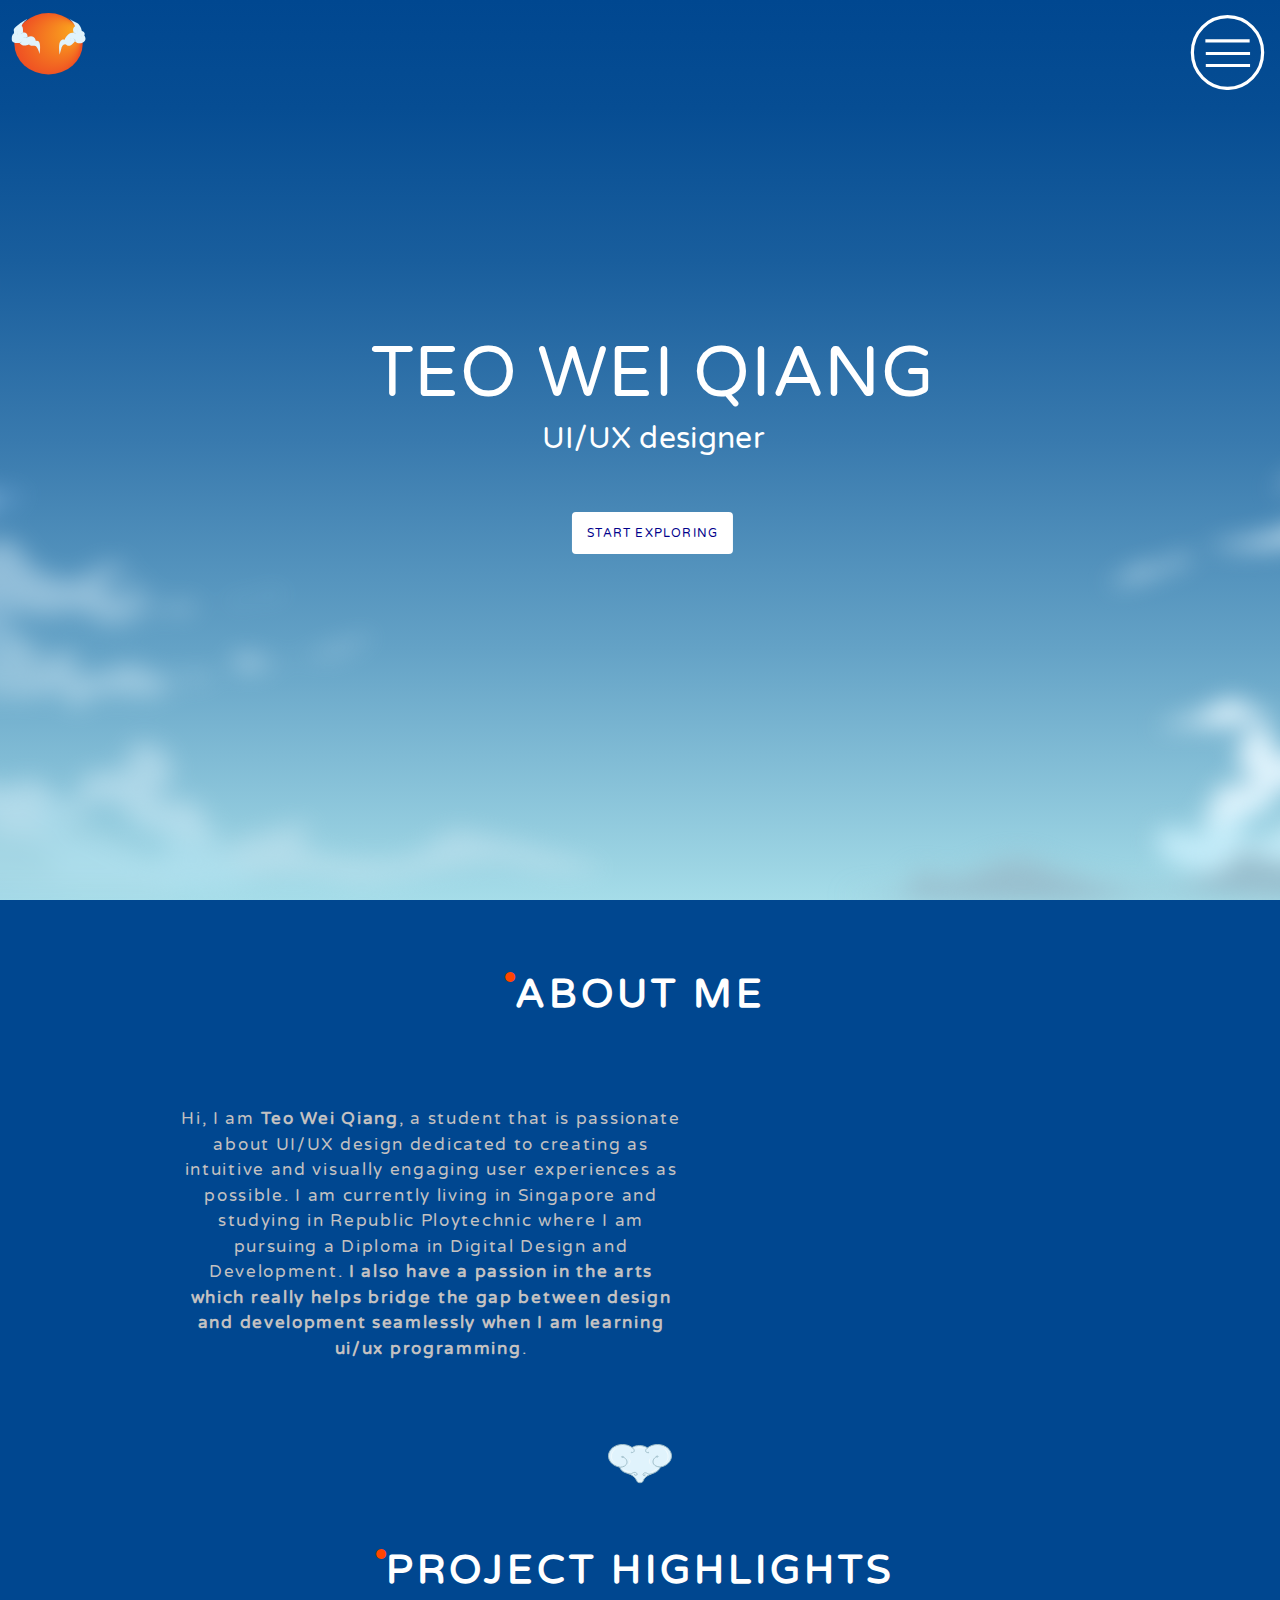
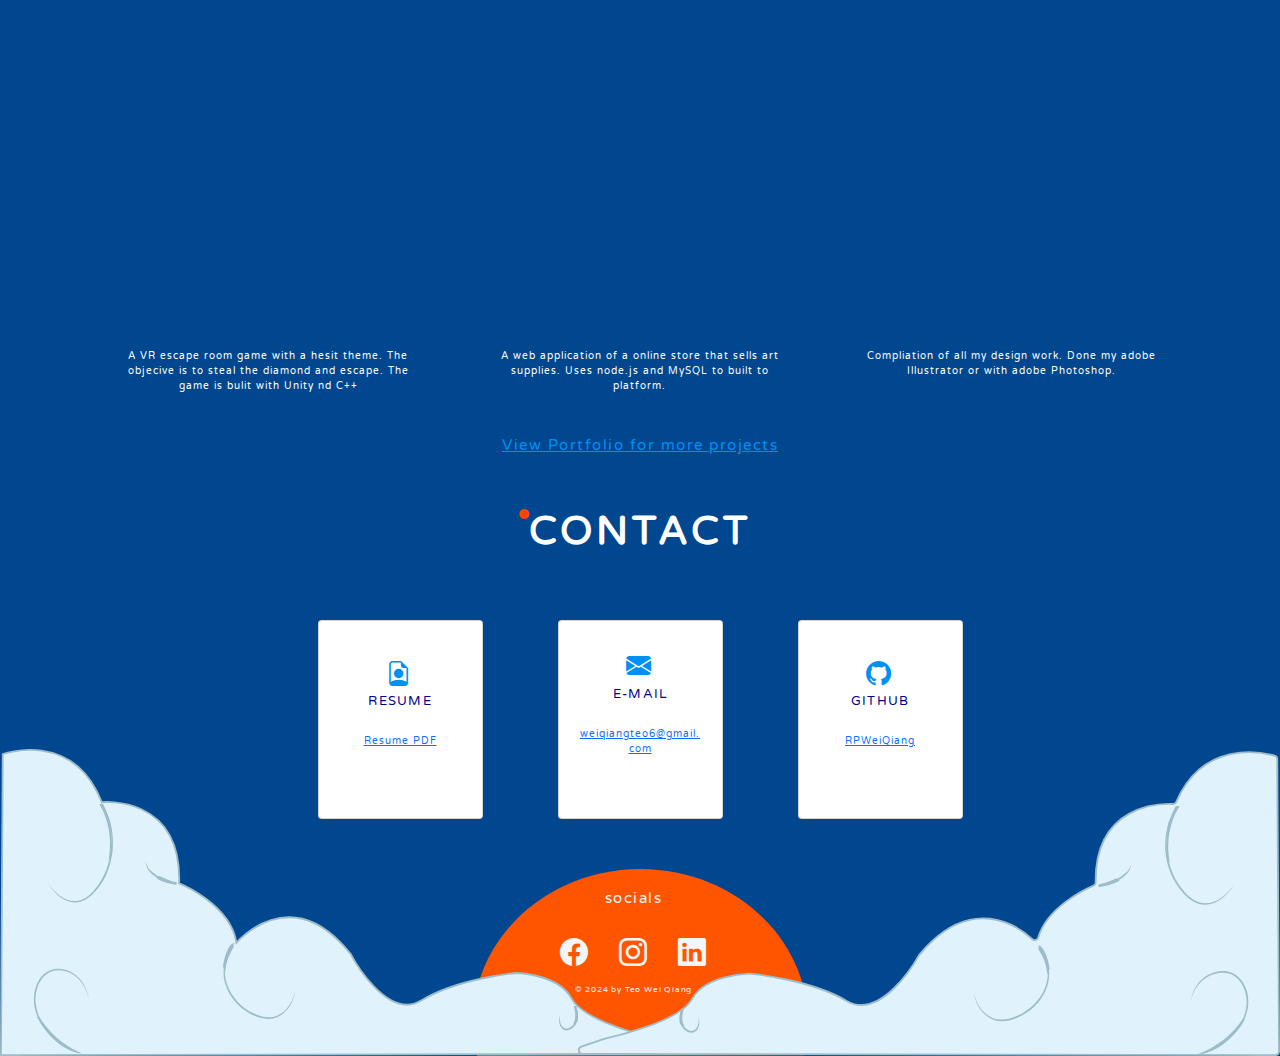
<file: index.html>
<!DOCTYPE html>
<html lang="en">

<head>
  <meta charset="UTF-8">
  <meta name="viewport" content="width=device-width, initial-scale=1.0">
  <title>Teo Wei Qiang , UX/Ui designer</title>
  <link rel="icon" type="image/x-icon" href="images/logo-08.svg">
  <link rel="preconnect" href="https://fonts.googleapis.com">
  <link rel="preconnect" href="https://fonts.gstatic.com" crossorigin>
  <link href="https://fonts.googleapis.com/css2?family=Varela+Round&display=swap" rel="stylesheet">
  <link href="https://cdn.jsdelivr.net/npm/bootstrap@5.3.3/dist/css/bootstrap.min.css" rel="stylesheet"
    integrity="sha384-QWTKZyjpPEjISv5WaRU9OFeRpok6YctnYmDr5pNlyT2bRjXh0JMhjY6hW+ALEwIH" crossorigin="anonymous">
  <link rel="stylesheet" href="https://cdn.jsdelivr.net/npm/bootstrap-icons@1.4.1/font/bootstrap-icons.css" />
  <link rel="stylesheet" href="css/styles.css">
</head>

<body>
  <!--NAv-->
  <nav class="nav-menu">
    <img src="images/icon-menu(white).svg" style="width: 75px; height: 75px;" alt="nav-menu">
    <div class="dropdown-content">
      <a href="#home" class="nav-flex">
        Home
      </a>
      <a href="#about">About</a>
      <a href="#recent-project">Project Highlights</a>
      <a href="portfolio.html">Portfolio</a>
      <a href="#contact">contact</a>
    </div>
  </nav>
  <!--Home-->

  <section class="bg-home" id="home">
    <!--<img src="images/portfolio-bg.svg" alt="" class="bg-home-img">-->
    <div class="">
      <object data="images/portfolio-bg-01.svg" type="image/jpeg"  class="bg-home-img"></object>
    </div>
    <img src="images/logo-08.svg" alt="" class="logo">
    <div class="container-home">
      <h1 class="h1-font">TEO WEI QIANG</h1>
      <h5 class="h5-font">UI/UX designer</h5>
      <div style="display: inline-block;">
        <div class="btn-container">
          <a href="#about" class="btn-text">START EXPLORING
            <i class="bi bi-circle-fill btn-sun"></i>
            <div class="btn-cloud-left-container">
              <img src="images/button-border.svg">
            </div>
            <div class="btn-cloud-right-container">
              <img src="images/button-border.svg">
            </div>
          </a>
        </div>
      </div>
    </div>
  </section>
  <!--About-->
  <section id="about" class="fit">
    <div class="container">
      <div class="content-wrapper">
        <div class="header-position">
          <h2 class="header">ABOUT ME</h2>
          <i class="bi bi-circle-fill header-decor"></i>
        </div>
      </div>
      <div class="about-des">
        <P style="width: 500px;">Hi, I am <b>Teo Wei Qiang</b>, a student that is passionate about UI/UX design dedicated
          to creating as intuitive and visually engaging user experiences as possible. I am currently living in
          Singapore and studying in Republic Ploytechnic where I am pursuing a Diploma in Digital Design and
          Development. <b>I also have a passion in the arts which really helps bridge the gap between design and
          development seamlessly when I am learning ui/ux programming</b>.<br>
        </P>
        <div class="about-img">
          <img src="images/abt-img.png" alt="profile-image"  >
        </div>
      </div>

      <div class="header-position">
        <a href="#more-info"><img id="more-info-trigger" src="images/arrow.svg" alt="" style="width: 64px;"></a>
      </div>
    </div>
  </section>

  <section id="more-info"  class="hidden hidden-info">
    <div class="hidden-container">
      <div class="skillset">
        <div class="content-wrapper">
          <div class="header-position">
            <h2 class="header">SKILL SET</h2>
            <i class="bi bi-circle-fill header-decor"></i>
          </div>
        </div>
        <div class="skillset-content">
          <div class="core-skill">
            <div class="core-skill-container">
              <h2 class="text-center bold">Programe Language</h2>
              <div class="stat-container">
                <span class="stat-title">HTML :</span>
                <div class="stat">
                  <div class="stat-html"></div>
                </div>
              </div>
              <div class="stat-container">
                <span class="stat-title">CSS :</span>
                <div class="stat">
                  <div class="stat-css"></div>
                </div>
              </div>
              <div class="stat-container">
                <span class="stat-title">Java :</span>
                <div class="stat">
                  <div class="stat-js"></div>
                </div>
              </div>
              <div class="stat-container">
                <span class="stat-title">React.js :</span>
                <div class="stat">
                  <div class="stat-react"></div>
                </div>
              </div>
              <div class="stat-container">
                <span class="stat-title">Node.js :</span>
                <div class="stat">
                  <div class="stat-node"></div>
                </div>
              </div>

            </div>
          </div>
          <div class="core-skill">
            <div class="core-skill-container">
              <h2 class="text-center bold">Tools</h2>
              <div class="stat-container">
                <span class="stat-title">Figma :</span>
                <div class="stat">
                  <div class="stat-ill"></div>
                </div>
              </div>
              <div class="stat-container">
                <span class="stat-title">Abobe Illustrator :</span>
                <div class="stat">
                  <div class="stat-ill"></div>
                </div>
              </div>
              <div class="stat-container">
                <span class="stat-title">Abobe Photoshop:</span>
                <div class="stat">
                  <div class="stat-photo"></div>
                </div>
              </div>
            </div>
          </div>
        </div>
      </div>
      <div class="achievement">
        <div class="content-wrapper">
          <div class="header-position">
            <h2 class="header">ACHIEVEMNENTS</h2>
            <i class="bi bi-circle-fill header-decor"></i>
          </div>
        </div>
        <div class="abt-container">
          <div class="abt-content">
            <img src="images/button-border.svg" alt="decor" class="abt-decor-right">
            <img src="images/button-border.svg" alt="decor" class="abt-decor-left">
            <div class="awards">
              <div class="abt-icon">
                <img src="images/medal.png" alt="medal" class="medal">
              </div>
              <div class="achievements">
                <ul>
                  <li>Director's Roll of Honour sem2, 2023</li>
                  <li>Director's Roll of Honour sem1, 2024</li>
                </ul>
              </div>
            </div>
            <div class="competition">
              <div class="abt-icon">
                <img src="images/competition.png" alt="competition" class="compete">
              </div>
              <div class="achievements">
                <ul>
                  <li>Participated in HuaWei competition</li>
                </ul>
              </div>
            </div>
          </div>
        </div>
      </div>
    </div>
  </section>
  <!--Recent project-->
  <section id="recent-project" class="fit">
    <div class="content-wrapper">
      <div class="header-position">
        <h2 class="header">PROJECT HIGHLIGHTS</h2>
        <i class="bi bi-circle-fill header-decor-ph"></i>
      </div>
    </div>
    <div class="container">
      <div class="project-flex">
        <!-- Slide-start -->
        <a href="project_unity.html" class="project-content">
          <div class="project-content-imgs">
            <img src="images/unity.png" alt="" class="content-img">
            <div class="portfolio-img-decor">
              <svg xmlns="http://www.w3.org/2000/svg" viewBox="0 0 181.16 93.84" class="cloud-top">
                <defs>
                  <style>
                    .cls-1 {
                      fill: #ee8728;
                    }

                    .cls-2 {
                      fill: #f15822;
                      stroke: #f37421;
                    }

                    .cls-2,
                    .cls-3 {
                      stroke-miterlimit: 10;
                    }

                    .cls-4 {
                      opacity: .74;
                    }

                    .cls-3 {
                      fill: #e1f4fd;
                      stroke: #9fbcc8;
                      stroke-width: 2px;
                    }
                  </style>
                </defs>
                <g id="sun">
                  <ellipse class="cls-2" cx="66.92" cy="31.27" rx="25.61" ry="24.02"
                    transform="translate(-5.08 14.76) rotate(-12.13)" />
                </g>
                <g id="sunray">
                  <g class="cls-4">
                    <path class="cls-1"
                      d="M35.37,23.53c-1.29,5.62-.25,11.46.57,17.06-1.59-2.25-1.95-5.65-1.93-8.47.07-2.83.29-6.14,1.36-8.58h0Z" />
                  </g>
                  <g class="cls-4">
                    <path class="cls-1"
                      d="M39.03,47.45c3.04,4.37,7.33,7.35,11.22,10.88-2.37-.51-4.81-2.69-6.52-4.5-1.57-1.71-3.93-4.4-4.7-6.37h0Z" />
                  </g>
                  <g class="cls-4">
                    <path class="cls-1"
                      d="M59.87,62.11c5.29,1.37,10.73.4,16.02-.34-2.08,1.55-5.32,1.88-7.98,1.82-2.58-.09-5.89-.4-8.05-1.47h0Z" />
                  </g>
                  <g class="cls-4">
                    <path class="cls-1"
                      d="M84.94,58.21c3.9-2.42,6.55-6.06,9.84-9.16,0,0,.08.06.08.06-.83,2.18-2.39,3.96-4.19,5.4-1.74,1.5-3.65,2.77-5.68,3.79l-.05-.09h0Z" />
                  </g>
                  <g class="cls-4">
                    <path class="cls-1"
                      d="M98.79,41.04c1.82-5.48,1.19-11.21.69-16.82,1.46,2.3,1.61,5.7,1.38,8.48-.26,2.74-.8,6.1-2.07,8.34h0Z" />
                  </g>
                  <g class="cls-4">
                    <path class="cls-1"
                      d="M93.99,13.23c-3.46-3.57-7.74-6.01-11.34-9.39,2.08.35,4.66,2.49,6.27,3.97,1.43,1.35,4.26,3.92,5.07,5.42h0Z" />
                  </g>
                  <g class="cls-4">
                    <path class="cls-1"
                      d="M72.8.87c-5.05-.79-9.9.41-14.88,1.03C59.72.45,62.9.04,65.27,0c2.33-.02,5.55.05,7.54.86h0Z" />
                  </g>
                  <g class="cls-4">
                    <path class="cls-1"
                      d="M50.36,5.22c-3.9,2.11-6.48,5.57-9.61,8.58,0,0-.08-.05-.08-.05.74-2.13,2.26-3.86,4.02-5.21,1.71-1.41,3.61-2.56,5.63-3.41l.04.09h0Z" />
                  </g>
                </g>
                <g id="cloud-back">
                  <path class="cls-3"
                    d="M180.16,56.23c0,3.4-4.58,6.26-10.76,7.04-5.69,3.7-16.2,6.18-28.22,6.18-5.68,0-11.03-.55-15.69-1.53-5.87,3.64-17.72,6.12-31.39,6.12-9.08,0-17.35-1.1-23.61-2.9-.23-.06-.46-.13-.69-.21-.12.07-.25.13-.38.19-3.79,1.8-9.07,2.92-14.91,2.92-11.57,0-20.95-4.38-20.95-9.78,0-3.9,4.89-7.27,11.96-8.84-.02-.26-.03-.53-.03-.79,0-9.12,11.33-16.51,25.3-16.51,2.34,0,4.62.21,6.77.6,3.24-11.93,15.13-20.78,29.3-20.78,10.82,0,20.32,5.16,25.64,12.91,1.76-.4,3.6-.68,5.5-.8,13.74-.89,25.39,6.33,26.03,16.13.04.59.04,1.18,0,1.76.87.33,1.7.68,2.48,1.04,7.59.15,13.65,3.34,13.65,7.25Z" />
                </g>
                <g id="cloud-mid">
                  <path class="cls-3"
                    d="M112.34,76.71c-1.17,7.68-12.26,12.37-24.78,10.47-2.97-.45-5.75-1.23-8.26-2.26-4.26,2.38-9.66,3.8-15.54,3.8-3.26,0-6.36-.43-9.21-1.24-3.27,3.17-10.34,5.36-18.54,5.36-5.35,0-10.22-.93-13.86-2.46-.06-.02-.11-.04-.16-.07-.05,0-.1,0-.16.02h-.02c-1.32.14-2.71.22-4.14.22-9.21,0-16.67-3.15-16.67-7.03,0-2.3,2.6-4.33,6.63-5.62-.04-.32-.05-.64-.05-.96,0-4.63,2.93-8.72,7.42-11.17-.46-1.57-.7-3.23-.7-4.95,0-9.75,7.77-17.66,17.35-17.66,8.54,0,15.63,6.27,17.07,14.53,4.18-2.21,9.39-3.52,15.04-3.52,6.91,0,13.16,1.96,17.66,5.13,3.19-.48,6.71-.48,10.35.07,12.53,1.9,21.73,9.66,20.57,17.34Z" />
                </g>
                <g id="cloud-front">
                  <path class="cls-3"
                    d="M151.27,81.68c0,4.22-7.05,7.65-15.74,7.65-2.74,0-5.32-.34-7.56-.93-3.83,1.55-8.57,2.46-13.69,2.46-2.98,0-5.84-.31-8.46-.88-.67-.14-1.33-.3-1.96-.47-2.1,1.03-5.71,1.84-10.1,2.26-2.12.2-4.43.31-6.84.31-10.47,0-18.96-2.09-18.96-4.66,0-1.54,3.02-2.9,7.68-3.75,1.75-2.65,7.95-4.68,15.58-5-.02-.14-.02-.29-.02-.43,0-5.88,7.37-10.83,17.35-12.21,2.53-5.35,8.52-9.11,15.51-9.11,9.29,0,16.82,6.64,16.82,14.83,0,.92-.09,1.82-.28,2.69,6.21,1.03,10.67,3.88,10.67,7.24Z" />
                </g>
              </svg>
              <svg xmlns="http://www.w3.org/2000/svg" viewBox="0 0 188.46 57.49" class="cloud-bottom">
                <defs>
                  <style>
                    .cls-1-bot {
                      fill: none;
                      stroke: #231f20;
                    }

                    .cls-1F,
                    .cls-2-bot {
                      stroke-miterlimit: 10;
                    }

                    .cls-2-bot {
                      fill: #e1f4fd;
                      stroke: #9fbcc8;
                      stroke-width: 2px;
                    }
                  </style>
                </defs>
                <g id="cloud_back">
                  <path class="cls-1-bot"
                    d="M112.7,29.4c-.03.06-.06.11-.09.16-.03-.02-.07-.06-.1-.1.07-.02.13-.04.19-.06Z" />
                  <path class="cls-1-bot"
                    d="M112.7,29.4c-.03.06-.06.11-.09.16-.03-.02-.07-.06-.1-.1.07-.02.13-.04.19-.06Z" />
                  <path class="cls-2-bot"
                    d="M187.46,28.63c0,.95-1.85,1.72-4.13,1.72-.57,0-1.11-.05-1.6-.13h-.01c-2.44,2.23-8.5,3.8-15.59,3.8-1.18,0-2.32-.04-3.43-.13-2.67.66-5.96,1.04-9.52,1.04-2.38,0-4.64-.17-6.67-.48-3.51.9-7.58,1.4-11.91,1.4-9.76,0-18.17-2.57-21.99-6.29.03-.05.06-.1.09-.16-.06.02-.12.04-.19.06.03.04.07.08.1.1-2.44,4.1-8.21,6.98-14.93,6.98-6.16,0-11.52-2.42-14.25-5.99-3.77,2.72-8.8,4.38-14.29,4.38-1.3,0-2.58-.09-3.82-.28-1.87,1.69-5.06,2.81-8.68,2.81-5.76,0-10.43-2.83-10.43-6.31,0-2.07,1.66-3.91,4.21-5.06-1.67-2.41-2.61-5.18-2.61-8.12,0-9.38,9.55-16.97,21.33-16.97,8.35,0,15.58,3.82,19.08,9.39,3.56-3.06,9.2-5.04,15.54-5.04,9.49,0,17.4,4.43,19.13,10.3,3.47-.86,7.46-1.35,11.71-1.35,11.6,0,21.3,3.64,23.65,8.49,2.35-.45,5.03-.7,7.88-.7,8.18,0,14.99,2.09,16.44,4.85.24-.02.5-.03.76-.03,2.28,0,4.13.77,4.13,1.72Z" />
                </g>
                <g id="cloud_front">
                  <path class="cls-2-bot"
                    d="M168.84,45.48c0,3.17-4.77,5.73-10.66,5.73-2.2,0-4.26-.36-5.96-.98h-.01c-2.3.78-4.86,1.21-7.56,1.21-4.71,0-6.95.46-12.91.46-8.25,3.67-13.81,4.59-26.99,4.59-9.81,0-16.35-1.38-23.92-3.9-4.59.92-8.79,1.38-14.6,1.38s-8.79-.46-14.52-1.15c-6.19.69-8.98.46-15.52.46-8.89,0-16.3-1.25-18.06-2.91-9.9-.48-17.13-1.98-17.13-3.74,0-2.16,10.73-3.9,23.96-3.9.58,0,1.16,0,1.73.01,2.47-2.45,7.09-4.58,12.58-5.54,2.01-.35,3.95-.51,5.77-.5,2.17-3.67,9.04-6.35,17.18-6.35,5.38,0,10.2,1.17,13.48,3.03,1.75-4.64,11.85-9.13,24.44-10.54,4.69-.52,9.13-.56,13.01-.17,1.41-6.83,8.76-12.04,17.63-12.04,9.88,0,17.89,6.47,17.89,14.44,0,.19,0,.38-.02.56,8.02,1.31,14,6.52,14,12.74,0,.63-.06,1.25-.19,1.86,3.76.89,6.38,2.91,6.38,5.25Z" />
                </g>
              </svg>
            </div>
          </div>
          <div class="project-description">
            <p>A VR escape room game with a hesit theme. The objecive is to steal the diamond and escape.
              The game is bulit with Unity nd C++ </p>
          </div>
        </a>
        <!-- Slide-end -->
        <!-- Slide-start -->
        <a href="project_artstore.html" class="project-content">
          <div class="project-content-imgs">
            <img src="images/artstore.png" alt="" class="content-img">
            <div class="portfolio-img-decor">
              <svg xmlns="http://www.w3.org/2000/svg" viewBox="0 0 181.16 93.84" class="cloud-top">
                <defs>
                  <style>
                    .cls-1 {
                      fill: #ee8728;
                    }

                    .cls-2 {
                      fill: #f15822;
                      stroke: #f37421;
                    }

                    .cls-2,
                    .cls-3 {
                      stroke-miterlimit: 10;
                    }

                    .cls-4 {
                      opacity: .74;
                    }

                    .cls-3 {
                      fill: #e1f4fd;
                      stroke: #9fbcc8;
                      stroke-width: 2px;
                    }
                  </style>
                </defs>
                <g id="sun">
                  <ellipse class="cls-2" cx="66.92" cy="31.27" rx="25.61" ry="24.02"
                    transform="translate(-5.08 14.76) rotate(-12.13)" />
                </g>
                <g id="sunray">
                  <g class="cls-4">
                    <path class="cls-1"
                      d="M35.37,23.53c-1.29,5.62-.25,11.46.57,17.06-1.59-2.25-1.95-5.65-1.93-8.47.07-2.83.29-6.14,1.36-8.58h0Z" />
                  </g>
                  <g class="cls-4">
                    <path class="cls-1"
                      d="M39.03,47.45c3.04,4.37,7.33,7.35,11.22,10.88-2.37-.51-4.81-2.69-6.52-4.5-1.57-1.71-3.93-4.4-4.7-6.37h0Z" />
                  </g>
                  <g class="cls-4">
                    <path class="cls-1"
                      d="M59.87,62.11c5.29,1.37,10.73.4,16.02-.34-2.08,1.55-5.32,1.88-7.98,1.82-2.58-.09-5.89-.4-8.05-1.47h0Z" />
                  </g>
                  <g class="cls-4">
                    <path class="cls-1"
                      d="M84.94,58.21c3.9-2.42,6.55-6.06,9.84-9.16,0,0,.08.06.08.06-.83,2.18-2.39,3.96-4.19,5.4-1.74,1.5-3.65,2.77-5.68,3.79l-.05-.09h0Z" />
                  </g>
                  <g class="cls-4">
                    <path class="cls-1"
                      d="M98.79,41.04c1.82-5.48,1.19-11.21.69-16.82,1.46,2.3,1.61,5.7,1.38,8.48-.26,2.74-.8,6.1-2.07,8.34h0Z" />
                  </g>
                  <g class="cls-4">
                    <path class="cls-1"
                      d="M93.99,13.23c-3.46-3.57-7.74-6.01-11.34-9.39,2.08.35,4.66,2.49,6.27,3.97,1.43,1.35,4.26,3.92,5.07,5.42h0Z" />
                  </g>
                  <g class="cls-4">
                    <path class="cls-1"
                      d="M72.8.87c-5.05-.79-9.9.41-14.88,1.03C59.72.45,62.9.04,65.27,0c2.33-.02,5.55.05,7.54.86h0Z" />
                  </g>
                  <g class="cls-4">
                    <path class="cls-1"
                      d="M50.36,5.22c-3.9,2.11-6.48,5.57-9.61,8.58,0,0-.08-.05-.08-.05.74-2.13,2.26-3.86,4.02-5.21,1.71-1.41,3.61-2.56,5.63-3.41l.04.09h0Z" />
                  </g>
                </g>
                <g id="cloud-back">
                  <path class="cls-3"
                    d="M180.16,56.23c0,3.4-4.58,6.26-10.76,7.04-5.69,3.7-16.2,6.18-28.22,6.18-5.68,0-11.03-.55-15.69-1.53-5.87,3.64-17.72,6.12-31.39,6.12-9.08,0-17.35-1.1-23.61-2.9-.23-.06-.46-.13-.69-.21-.12.07-.25.13-.38.19-3.79,1.8-9.07,2.92-14.91,2.92-11.57,0-20.95-4.38-20.95-9.78,0-3.9,4.89-7.27,11.96-8.84-.02-.26-.03-.53-.03-.79,0-9.12,11.33-16.51,25.3-16.51,2.34,0,4.62.21,6.77.6,3.24-11.93,15.13-20.78,29.3-20.78,10.82,0,20.32,5.16,25.64,12.91,1.76-.4,3.6-.68,5.5-.8,13.74-.89,25.39,6.33,26.03,16.13.04.59.04,1.18,0,1.76.87.33,1.7.68,2.48,1.04,7.59.15,13.65,3.34,13.65,7.25Z" />
                </g>
                <g id="cloud-mid">
                  <path class="cls-3"
                    d="M112.34,76.71c-1.17,7.68-12.26,12.37-24.78,10.47-2.97-.45-5.75-1.23-8.26-2.26-4.26,2.38-9.66,3.8-15.54,3.8-3.26,0-6.36-.43-9.21-1.24-3.27,3.17-10.34,5.36-18.54,5.36-5.35,0-10.22-.93-13.86-2.46-.06-.02-.11-.04-.16-.07-.05,0-.1,0-.16.02h-.02c-1.32.14-2.71.22-4.14.22-9.21,0-16.67-3.15-16.67-7.03,0-2.3,2.6-4.33,6.63-5.62-.04-.32-.05-.64-.05-.96,0-4.63,2.93-8.72,7.42-11.17-.46-1.57-.7-3.23-.7-4.95,0-9.75,7.77-17.66,17.35-17.66,8.54,0,15.63,6.27,17.07,14.53,4.18-2.21,9.39-3.52,15.04-3.52,6.91,0,13.16,1.96,17.66,5.13,3.19-.48,6.71-.48,10.35.07,12.53,1.9,21.73,9.66,20.57,17.34Z" />
                </g>
                <g id="cloud-front">
                  <path class="cls-3"
                    d="M151.27,81.68c0,4.22-7.05,7.65-15.74,7.65-2.74,0-5.32-.34-7.56-.93-3.83,1.55-8.57,2.46-13.69,2.46-2.98,0-5.84-.31-8.46-.88-.67-.14-1.33-.3-1.96-.47-2.1,1.03-5.71,1.84-10.1,2.26-2.12.2-4.43.31-6.84.31-10.47,0-18.96-2.09-18.96-4.66,0-1.54,3.02-2.9,7.68-3.75,1.75-2.65,7.95-4.68,15.58-5-.02-.14-.02-.29-.02-.43,0-5.88,7.37-10.83,17.35-12.21,2.53-5.35,8.52-9.11,15.51-9.11,9.29,0,16.82,6.64,16.82,14.83,0,.92-.09,1.82-.28,2.69,6.21,1.03,10.67,3.88,10.67,7.24Z" />
                </g>
              </svg>
              <svg xmlns="http://www.w3.org/2000/svg" viewBox="0 0 188.46 57.49" class="cloud-bottom">
                <defs>
                  <style>
                    .cls-1-bot {
                      fill: none;
                      stroke: #231f20;
                    }

                    .cls-1F,
                    .cls-2-bot {
                      stroke-miterlimit: 10;
                    }

                    .cls-2-bot {
                      fill: #e1f4fd;
                      stroke: #9fbcc8;
                      stroke-width: 2px;
                    }
                  </style>
                </defs>
                <g id="cloud_back">
                  <path class="cls-1-bot"
                    d="M112.7,29.4c-.03.06-.06.11-.09.16-.03-.02-.07-.06-.1-.1.07-.02.13-.04.19-.06Z" />
                  <path class="cls-1-bot"
                    d="M112.7,29.4c-.03.06-.06.11-.09.16-.03-.02-.07-.06-.1-.1.07-.02.13-.04.19-.06Z" />
                  <path class="cls-2-bot"
                    d="M187.46,28.63c0,.95-1.85,1.72-4.13,1.72-.57,0-1.11-.05-1.6-.13h-.01c-2.44,2.23-8.5,3.8-15.59,3.8-1.18,0-2.32-.04-3.43-.13-2.67.66-5.96,1.04-9.52,1.04-2.38,0-4.64-.17-6.67-.48-3.51.9-7.58,1.4-11.91,1.4-9.76,0-18.17-2.57-21.99-6.29.03-.05.06-.1.09-.16-.06.02-.12.04-.19.06.03.04.07.08.1.1-2.44,4.1-8.21,6.98-14.93,6.98-6.16,0-11.52-2.42-14.25-5.99-3.77,2.72-8.8,4.38-14.29,4.38-1.3,0-2.58-.09-3.82-.28-1.87,1.69-5.06,2.81-8.68,2.81-5.76,0-10.43-2.83-10.43-6.31,0-2.07,1.66-3.91,4.21-5.06-1.67-2.41-2.61-5.18-2.61-8.12,0-9.38,9.55-16.97,21.33-16.97,8.35,0,15.58,3.82,19.08,9.39,3.56-3.06,9.2-5.04,15.54-5.04,9.49,0,17.4,4.43,19.13,10.3,3.47-.86,7.46-1.35,11.71-1.35,11.6,0,21.3,3.64,23.65,8.49,2.35-.45,5.03-.7,7.88-.7,8.18,0,14.99,2.09,16.44,4.85.24-.02.5-.03.76-.03,2.28,0,4.13.77,4.13,1.72Z" />
                </g>
                <g id="cloud_front">
                  <path class="cls-2-bot"
                    d="M168.84,45.48c0,3.17-4.77,5.73-10.66,5.73-2.2,0-4.26-.36-5.96-.98h-.01c-2.3.78-4.86,1.21-7.56,1.21-4.71,0-6.95.46-12.91.46-8.25,3.67-13.81,4.59-26.99,4.59-9.81,0-16.35-1.38-23.92-3.9-4.59.92-8.79,1.38-14.6,1.38s-8.79-.46-14.52-1.15c-6.19.69-8.98.46-15.52.46-8.89,0-16.3-1.25-18.06-2.91-9.9-.48-17.13-1.98-17.13-3.74,0-2.16,10.73-3.9,23.96-3.9.58,0,1.16,0,1.73.01,2.47-2.45,7.09-4.58,12.58-5.54,2.01-.35,3.95-.51,5.77-.5,2.17-3.67,9.04-6.35,17.18-6.35,5.38,0,10.2,1.17,13.48,3.03,1.75-4.64,11.85-9.13,24.44-10.54,4.69-.52,9.13-.56,13.01-.17,1.41-6.83,8.76-12.04,17.63-12.04,9.88,0,17.89,6.47,17.89,14.44,0,.19,0,.38-.02.56,8.02,1.31,14,6.52,14,12.74,0,.63-.06,1.25-.19,1.86,3.76.89,6.38,2.91,6.38,5.25Z" />
                </g>
              </svg>
            </div>
          </div>
          <div class="project-description">
            <p>A web application of a online store that sells art supplies. Uses node.js and MySQL to built to platform.
            </p>
          </div>
        </a>
        <!-- Slide-end -->
        <!-- Slide-start -->
        <a href="art_gallery.html" class="project-content">
          <div class="project-content-imgs">
            <img src="images/full-bg-01.svg" alt="" class="content-img">
            <div class="portfolio-img-decor">
              <svg xmlns="http://www.w3.org/2000/svg" viewBox="0 0 181.16 93.84" class="cloud-top">
                <defs>
                  <style>
                    .cls-1 {
                      fill: #ee8728;
                    }

                    .cls-2 {
                      fill: #f15822;
                      stroke: #f37421;
                    }

                    .cls-2,
                    .cls-3 {
                      stroke-miterlimit: 10;
                    }

                    .cls-4 {
                      opacity: .74;
                    }

                    .cls-3 {
                      fill: #e1f4fd;
                      stroke: #9fbcc8;
                      stroke-width: 2px;
                    }
                  </style>
                </defs>
                <g id="sun">
                  <ellipse class="cls-2" cx="66.92" cy="31.27" rx="25.61" ry="24.02"
                    transform="translate(-5.08 14.76) rotate(-12.13)" />
                </g>
                <g id="sunray">
                  <g class="cls-4">
                    <path class="cls-1"
                      d="M35.37,23.53c-1.29,5.62-.25,11.46.57,17.06-1.59-2.25-1.95-5.65-1.93-8.47.07-2.83.29-6.14,1.36-8.58h0Z" />
                  </g>
                  <g class="cls-4">
                    <path class="cls-1"
                      d="M39.03,47.45c3.04,4.37,7.33,7.35,11.22,10.88-2.37-.51-4.81-2.69-6.52-4.5-1.57-1.71-3.93-4.4-4.7-6.37h0Z" />
                  </g>
                  <g class="cls-4">
                    <path class="cls-1"
                      d="M59.87,62.11c5.29,1.37,10.73.4,16.02-.34-2.08,1.55-5.32,1.88-7.98,1.82-2.58-.09-5.89-.4-8.05-1.47h0Z" />
                  </g>
                  <g class="cls-4">
                    <path class="cls-1"
                      d="M84.94,58.21c3.9-2.42,6.55-6.06,9.84-9.16,0,0,.08.06.08.06-.83,2.18-2.39,3.96-4.19,5.4-1.74,1.5-3.65,2.77-5.68,3.79l-.05-.09h0Z" />
                  </g>
                  <g class="cls-4">
                    <path class="cls-1"
                      d="M98.79,41.04c1.82-5.48,1.19-11.21.69-16.82,1.46,2.3,1.61,5.7,1.38,8.48-.26,2.74-.8,6.1-2.07,8.34h0Z" />
                  </g>
                  <g class="cls-4">
                    <path class="cls-1"
                      d="M93.99,13.23c-3.46-3.57-7.74-6.01-11.34-9.39,2.08.35,4.66,2.49,6.27,3.97,1.43,1.35,4.26,3.92,5.07,5.42h0Z" />
                  </g>
                  <g class="cls-4">
                    <path class="cls-1"
                      d="M72.8.87c-5.05-.79-9.9.41-14.88,1.03C59.72.45,62.9.04,65.27,0c2.33-.02,5.55.05,7.54.86h0Z" />
                  </g>
                  <g class="cls-4">
                    <path class="cls-1"
                      d="M50.36,5.22c-3.9,2.11-6.48,5.57-9.61,8.58,0,0-.08-.05-.08-.05.74-2.13,2.26-3.86,4.02-5.21,1.71-1.41,3.61-2.56,5.63-3.41l.04.09h0Z" />
                  </g>
                </g>
                <g id="cloud-back">
                  <path class="cls-3"
                    d="M180.16,56.23c0,3.4-4.58,6.26-10.76,7.04-5.69,3.7-16.2,6.18-28.22,6.18-5.68,0-11.03-.55-15.69-1.53-5.87,3.64-17.72,6.12-31.39,6.12-9.08,0-17.35-1.1-23.61-2.9-.23-.06-.46-.13-.69-.21-.12.07-.25.13-.38.19-3.79,1.8-9.07,2.92-14.91,2.92-11.57,0-20.95-4.38-20.95-9.78,0-3.9,4.89-7.27,11.96-8.84-.02-.26-.03-.53-.03-.79,0-9.12,11.33-16.51,25.3-16.51,2.34,0,4.62.21,6.77.6,3.24-11.93,15.13-20.78,29.3-20.78,10.82,0,20.32,5.16,25.64,12.91,1.76-.4,3.6-.68,5.5-.8,13.74-.89,25.39,6.33,26.03,16.13.04.59.04,1.18,0,1.76.87.33,1.7.68,2.48,1.04,7.59.15,13.65,3.34,13.65,7.25Z" />
                </g>
                <g id="cloud-mid">
                  <path class="cls-3"
                    d="M112.34,76.71c-1.17,7.68-12.26,12.37-24.78,10.47-2.97-.45-5.75-1.23-8.26-2.26-4.26,2.38-9.66,3.8-15.54,3.8-3.26,0-6.36-.43-9.21-1.24-3.27,3.17-10.34,5.36-18.54,5.36-5.35,0-10.22-.93-13.86-2.46-.06-.02-.11-.04-.16-.07-.05,0-.1,0-.16.02h-.02c-1.32.14-2.71.22-4.14.22-9.21,0-16.67-3.15-16.67-7.03,0-2.3,2.6-4.33,6.63-5.62-.04-.32-.05-.64-.05-.96,0-4.63,2.93-8.72,7.42-11.17-.46-1.57-.7-3.23-.7-4.95,0-9.75,7.77-17.66,17.35-17.66,8.54,0,15.63,6.27,17.07,14.53,4.18-2.21,9.39-3.52,15.04-3.52,6.91,0,13.16,1.96,17.66,5.13,3.19-.48,6.71-.48,10.35.07,12.53,1.9,21.73,9.66,20.57,17.34Z" />
                </g>
                <g id="cloud-front">
                  <path class="cls-3"
                    d="M151.27,81.68c0,4.22-7.05,7.65-15.74,7.65-2.74,0-5.32-.34-7.56-.93-3.83,1.55-8.57,2.46-13.69,2.46-2.98,0-5.84-.31-8.46-.88-.67-.14-1.33-.3-1.96-.47-2.1,1.03-5.71,1.84-10.1,2.26-2.12.2-4.43.31-6.84.31-10.47,0-18.96-2.09-18.96-4.66,0-1.54,3.02-2.9,7.68-3.75,1.75-2.65,7.95-4.68,15.58-5-.02-.14-.02-.29-.02-.43,0-5.88,7.37-10.83,17.35-12.21,2.53-5.35,8.52-9.11,15.51-9.11,9.29,0,16.82,6.64,16.82,14.83,0,.92-.09,1.82-.28,2.69,6.21,1.03,10.67,3.88,10.67,7.24Z" />
                </g>
              </svg>
              <svg xmlns="http://www.w3.org/2000/svg" viewBox="0 0 188.46 57.49" class="cloud-bottom">
                <defs>
                  <style>
                    .cls-1-bot {
                      fill: none;
                      stroke: #231f20;
                    }

                    .cls-1F,
                    .cls-2-bot {
                      stroke-miterlimit: 10;
                    }

                    .cls-2-bot {
                      fill: #e1f4fd;
                      stroke: #9fbcc8;
                      stroke-width: 2px;
                    }
                  </style>
                </defs>
                <g id="cloud_back">
                  <path class="cls-1-bot"
                    d="M112.7,29.4c-.03.06-.06.11-.09.16-.03-.02-.07-.06-.1-.1.07-.02.13-.04.19-.06Z" />
                  <path class="cls-1-bot"
                    d="M112.7,29.4c-.03.06-.06.11-.09.16-.03-.02-.07-.06-.1-.1.07-.02.13-.04.19-.06Z" />
                  <path class="cls-2-bot"
                    d="M187.46,28.63c0,.95-1.85,1.72-4.13,1.72-.57,0-1.11-.05-1.6-.13h-.01c-2.44,2.23-8.5,3.8-15.59,3.8-1.18,0-2.32-.04-3.43-.13-2.67.66-5.96,1.04-9.52,1.04-2.38,0-4.64-.17-6.67-.48-3.51.9-7.58,1.4-11.91,1.4-9.76,0-18.17-2.57-21.99-6.29.03-.05.06-.1.09-.16-.06.02-.12.04-.19.06.03.04.07.08.1.1-2.44,4.1-8.21,6.98-14.93,6.98-6.16,0-11.52-2.42-14.25-5.99-3.77,2.72-8.8,4.38-14.29,4.38-1.3,0-2.58-.09-3.82-.28-1.87,1.69-5.06,2.81-8.68,2.81-5.76,0-10.43-2.83-10.43-6.31,0-2.07,1.66-3.91,4.21-5.06-1.67-2.41-2.61-5.18-2.61-8.12,0-9.38,9.55-16.97,21.33-16.97,8.35,0,15.58,3.82,19.08,9.39,3.56-3.06,9.2-5.04,15.54-5.04,9.49,0,17.4,4.43,19.13,10.3,3.47-.86,7.46-1.35,11.71-1.35,11.6,0,21.3,3.64,23.65,8.49,2.35-.45,5.03-.7,7.88-.7,8.18,0,14.99,2.09,16.44,4.85.24-.02.5-.03.76-.03,2.28,0,4.13.77,4.13,1.72Z" />
                </g>
                <g id="cloud_front">
                  <path class="cls-2-bot"
                    d="M168.84,45.48c0,3.17-4.77,5.73-10.66,5.73-2.2,0-4.26-.36-5.96-.98h-.01c-2.3.78-4.86,1.21-7.56,1.21-4.71,0-6.95.46-12.91.46-8.25,3.67-13.81,4.59-26.99,4.59-9.81,0-16.35-1.38-23.92-3.9-4.59.92-8.79,1.38-14.6,1.38s-8.79-.46-14.52-1.15c-6.19.69-8.98.46-15.52.46-8.89,0-16.3-1.25-18.06-2.91-9.9-.48-17.13-1.98-17.13-3.74,0-2.16,10.73-3.9,23.96-3.9.58,0,1.16,0,1.73.01,2.47-2.45,7.09-4.58,12.58-5.54,2.01-.35,3.95-.51,5.77-.5,2.17-3.67,9.04-6.35,17.18-6.35,5.38,0,10.2,1.17,13.48,3.03,1.75-4.64,11.85-9.13,24.44-10.54,4.69-.52,9.13-.56,13.01-.17,1.41-6.83,8.76-12.04,17.63-12.04,9.88,0,17.89,6.47,17.89,14.44,0,.19,0,.38-.02.56,8.02,1.31,14,6.52,14,12.74,0,.63-.06,1.25-.19,1.86,3.76.89,6.38,2.91,6.38,5.25Z" />
                </g>
              </svg>
            </div>
          </div>
          <div class="project-description">
            <p>Compliation of all my design work. Done my adobe Illustrator or with adobe Photoshop.</p>
          </div>
        </a>
        <!-- Slide-end -->
      </div>
    </div>
    <div class="content-wrapper-link">
      <div class="header-position">
        <a href="portfolio.html" class="link">View Portfolio for more projects</a>
      </div>
  </section>
  <!--contact-->
  <footer id="contact" class="fit">
    <div>
      <div class="sun-container">
        <h6 class="social-text">socials</h6>
        <ul class="socials">
          <li>
            <a href="https://www.facebook.com/people/Teo-Wei-Qiang/pfbid0JtELj6GvSeH9hKz5mTRVDZ6F3NwWQMjfiaxK1c6oyfsqoAPiVZPy2VK1tY2SAaHol/" target="_blank"><i class="bi bi-facebook"></i></a>
          </li>
          <li>
            <a href="https://www.instagram.com/we.eiq/" target="_blank"><i class="bi bi-instagram"></i></a>
          </li>
          <li>
            <a href="https://www.linkedin.com/in/teo-wei-qiang-94b3b4304/" target="_blank"><i class="bi bi-linkedin"></i></a>
          </li>
        </ul>
        <p class="edit">© 2024 by Teo Wei Qiang</p>
      </div>
    </div>
    <div class="content-wrapper">
      <div class="header-position">
        <h2 class="header">CONTACT</h2>
        <i class="bi bi-circle-fill header-decor"></i>
      </div>
    </div>
    <div class="container-contact">
      <div class="row">
        <div class="col">
          <div class="card">
            <div class="card-body">
              <h1><i class="bi bi-file-earmark-person"></i></h1>
              <h5>RESUME</h5>
              <p><a href="images/Resume.pdf">Resume PDF</a></p>
            </div>
          </div>
        </div>
        <div class="col">
          <div class="card">
            <div class="card-body">
              <h1><i class="bi bi-envelope-fill"></i></h1>
              <h5>E-MAIL</h5>
              <p><a href="mailto:weiqiangteo6@gmail.com">weiqiangteo6@gmail.com</a></p>
            </div>
          </div>
        </div>
        <div class="col">
          <div class="card">
            <div class="card-body">
              <h1><i class="bi bi-github"></i></i></h1>
              <h5>GITHUB</h5>
              <a href="https://github.com/RPWeiQiang">
                <p>RPWeiQiang</p>
              </a>
            </div>
          </div>
        </div>
      </div>
    </div>
    <img src="images/footer-cloud.svg" alt="footer-cloud" class="footer-cloud">
    <div class="container-contact">
      <div class="row">
        <img src="images/contact-footer-sun.svg" alt="sun" style="max-width: 350px; min-width:350px">
      </div>
    </div>
  </footer>
  <script src="https://cdn.jsdelivr.net/npm/bootstrap@5.3.3/dist/js/bootstrap.bundle.min.js"></script>
  <script src="js/index.js"></script>
</body>

</html>
</div>
</file>
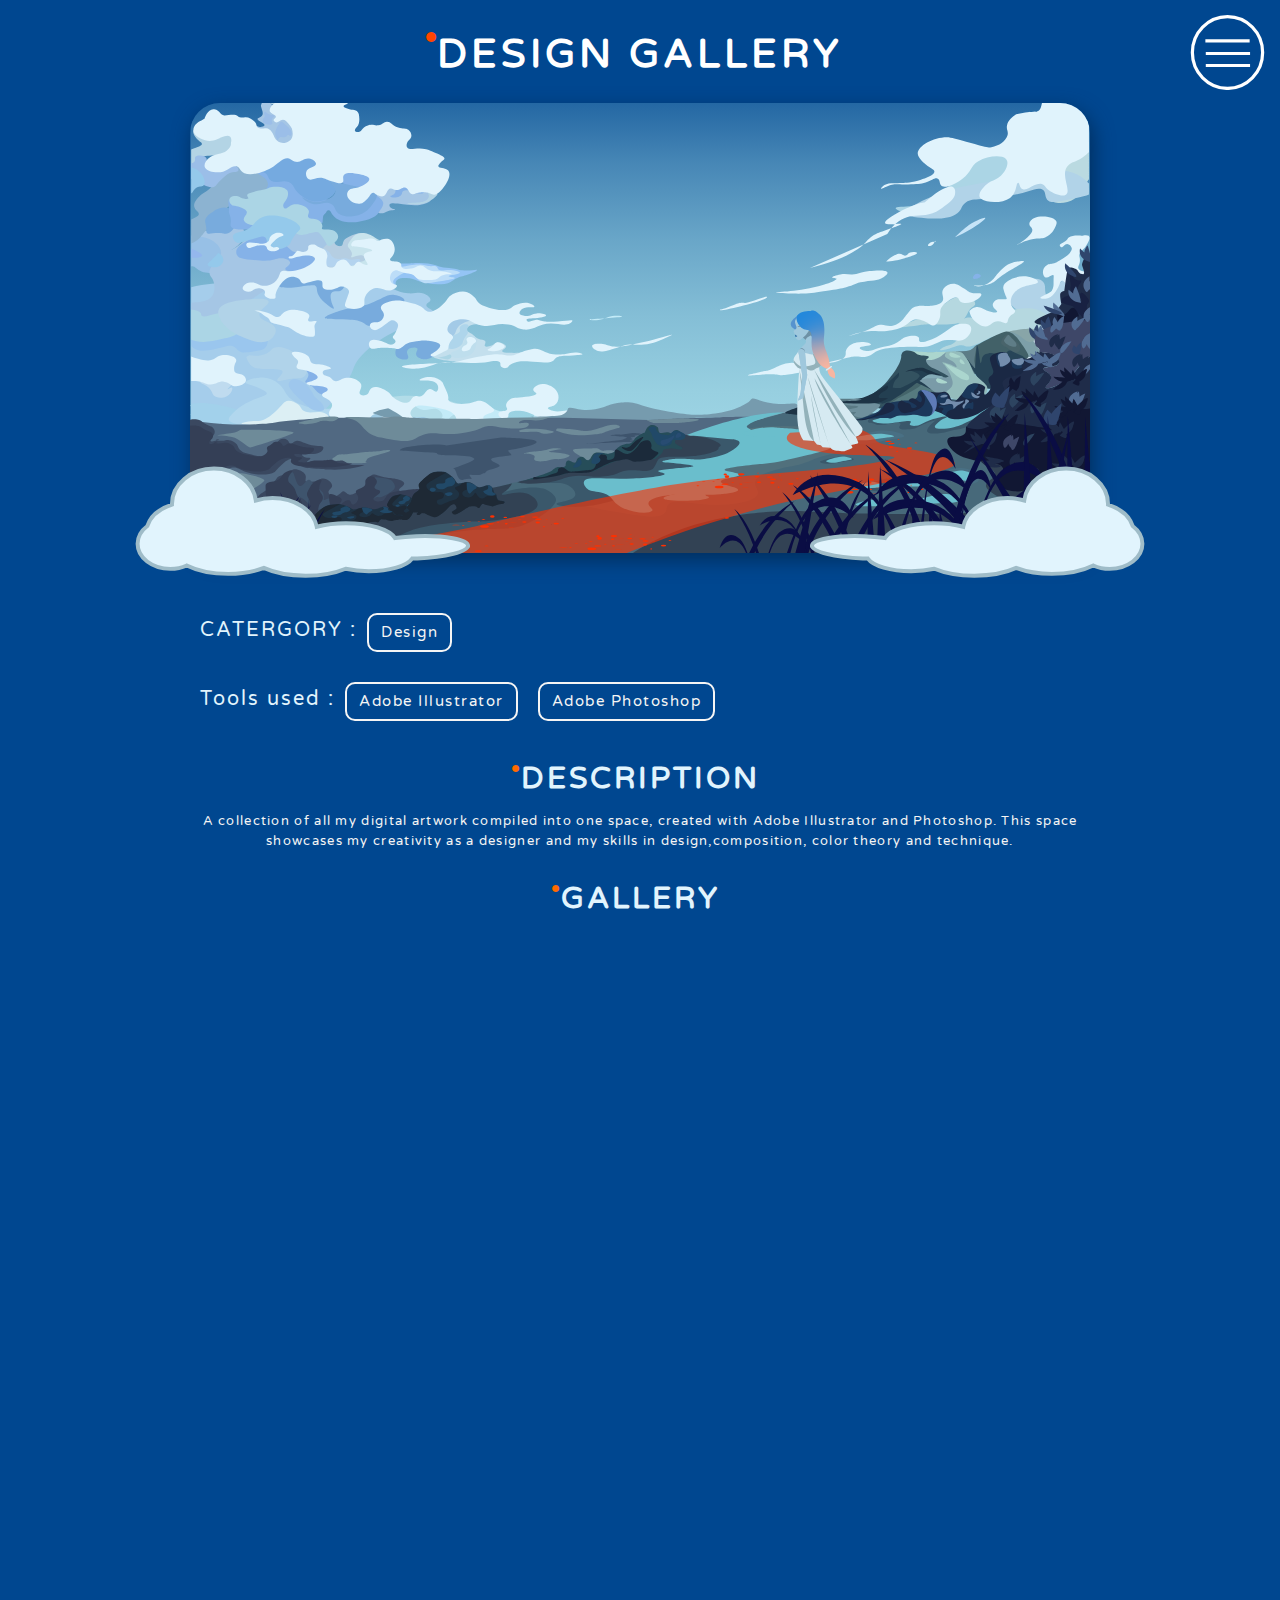
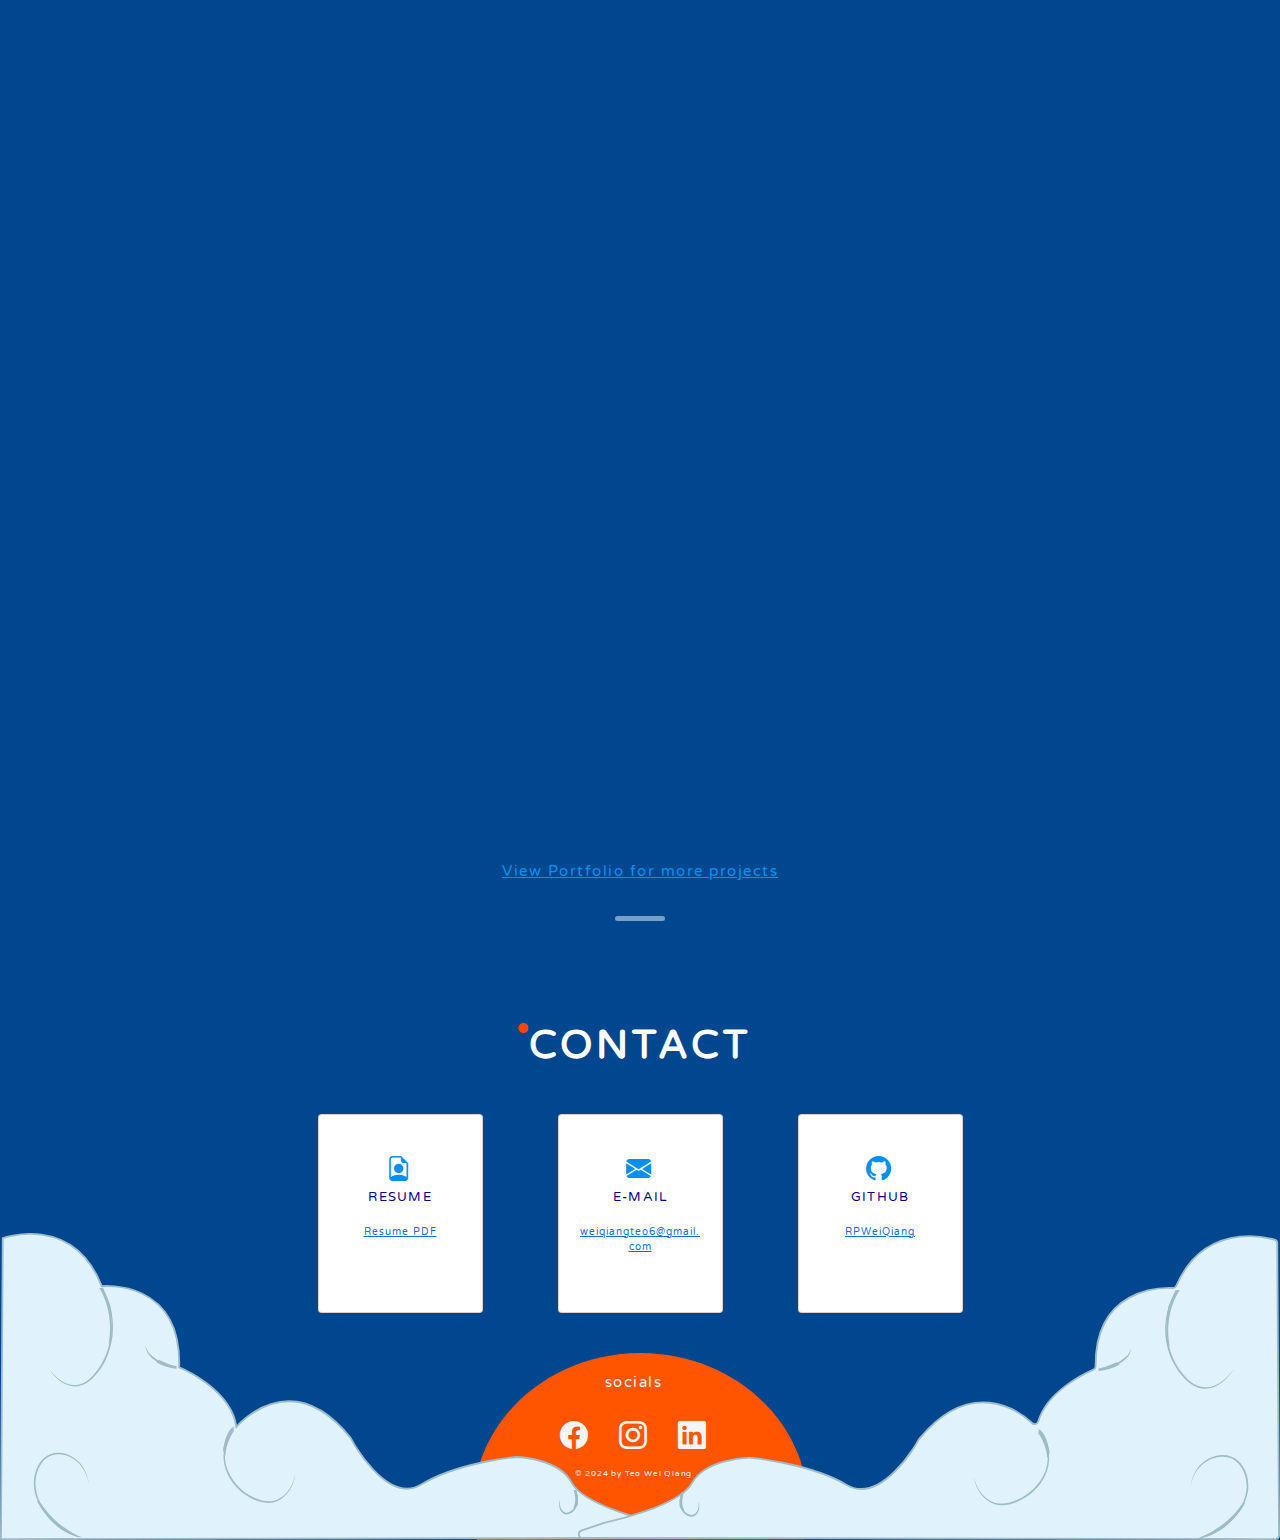
<file: art_gallery.html>
<!DOCTYPE html>
<html lang="en">

<head>
  <meta charset="UTF-8">
  <meta http-equiv="X-UA-Compatible" content="IE=edge">
  <meta name="viewport" content="width=device-width, initial-scale=1.0">
  <link rel="icon" type="image/x-icon" href="images/logo-08.svg">
  <title>Teo Wei Qiang</title>
  <link rel="preconnect" href="https://fonts.googleapis.com">
  <link rel="preconnect" href="https://fonts.gstatic.com" crossorigin>
  <link href="https://fonts.googleapis.com/css2?family=Varela+Round&display=swap" rel="stylesheet">
  <link href="https://cdn.jsdelivr.net/npm/bootstrap@5.3.3/dist/css/bootstrap.min.css" rel="stylesheet"
    integrity="sha384-QWTKZyjpPEjISv5WaRU9OFeRpok6YctnYmDr5pNlyT2bRjXh0JMhjY6hW+ALEwIH" crossorigin="anonymous">
  <link rel="stylesheet" href="https://cdn.jsdelivr.net/npm/bootstrap-icons@1.4.1/font/bootstrap-icons.css" />
  <link rel="stylesheet" href="https://unpkg.com/swiper@8/swiper-bundle.min.css" />
  <link rel="stylesheet" href="css/art-gallery.css">

</head>

<body>
  <!--NAv-->
  <nav class="nav-menu">
    <img src="images/icon-menu(white).svg" style="width: 75px; height: 75px;" alt="nav-menu">
    <div class="dropdown-content">
      <a href="index.html#home">Home</a>
      <a href="index.html#about">About</a>
      <a href="index.html#recent-project">Recent Projects</a>
      <a href="portfolio.html">Portfolio</a>
      <a href="#contact">contact</a>
    </div>
  </nav>
  <div id="project-2">
    <div class="content-wrapper">
      <div class="header-position">
        <h2 class="header">DESIGN GALLERY</h2>
        <i class="bi bi-circle-fill header-decor"></i>
      </div>
    </div>
    <div class="project-vid-container">
      <div class="project-vid">
        <img src="images/button-border.svg" alt="decor" class="vid-decor-right">
        <img src="images/button-border.svg" alt="decor" class="vid-decor-left">
        <img src="images/full-bg-01.svg" alt="artwall" class="vid">
      </div>
    </div>
    <div class="project-container">
      <div class="project-content">
        <div class="project-cat">
          <h4>CATERGORY :</h4>
          <ul class="cat">
            <li>
              Design
            </li>
        </div>
        <div class="project-cat">
          <h4>Tools used :</h4>
          <ul class="cat">
            <li>
              Adobe Illustrator
            </li>
            <li>
              Adobe Photoshop
            </li>
          </ul>
        </div>
        <div class="project-des">
          <div class="content-wrapper">
            <div class="header-position">
              <h2 class="header">DESCRIPTION</h2>
              <i class="bi bi-circle-fill header-decor"></i>
            </div>
          </div>
          <p class="des-text">
            A collection of all my digital artwork compiled into one space, created with Adobe Illustrator and Photoshop.
            This space showcases my creativity as a designer and my skills in design,composition, color theory and technique.
          </p>
        </div>
        <div class="project-process">
          <div class="content-wrapper">
            <div class="header-position">
              <h2 class="header">GALLERY</h2>
              <i class="bi bi-circle-fill header-decor"></i>
            </div>
          </div>

          <div class="grid-wrapper">
            <div class="big" onclick="openModal('modal1')">
              <img src="images/EDM-01.svg" alt="1">
            </div>
            <div class="tall" onclick="openModal('modal2')">
              <img src="images/sticker.svg" alt="2">
            </div>
            <div class="wide" onclick="openModal('modal3')">
              <img src="images/castle-on-ice_2.jpg" alt="3">
            </div>
            <div class="big" onclick="openModal('modal4')">
              <img src="images/travel-poster.png" alt="4">
            </div>
            <div class="big" onclick="openModal('modal5')">
              <img src="images/character-02.svg" alt="5">
            </div>
            <div class="tall" onclick="openModal('modal6')">
              <img src="images/paint-brush-art.svg" alt="6">
            </div>
            <div class="tall" onclick="openModal('modal7')">
              <img src="images/Infocomm-Instagram-Story.png" alt="7">
            </div>
            <div class="big" onclick="openModal('modal8')">
              <img src="images/full-bg-01.svg" alt="7">
            </div>
          </div>
        </div>
        <dialog id="modal1">
          <div class="modal-content">
            <img src="images/EDM-01.svg" alt="" class="modal-img">
            <div class="modal-content-bottom">
              <div>
                <img src="images/color-nature.svg" alt="color-sch" class="color-sch" >
                <p class="modal-text"> 
                   An n Electronic Direct Mail (EDM) to create awareness on the one of the key 
                   pillar for the SG Green Plan 2030 : City in nature. This is design in illustrator 
                </p>
              </div>
              <i class="bi bi-x" onclick="closeModal('modal1')"></i>
            </div>
          </div>
        </dialog>

        <dialog id="modal2">
          <div class="modal-content">
            <img src="images/sticker.svg" alt="" class="modal-img">
            <div class="modal-content-bottom">
              <div>
                <img src="images/color-sticker.svg" alt="color-sch" class="color-sch" >
                <p class="modal-text"> 
                   Chat stickers are designed to represent my theme of clouds and sun and my interest in painting.
                   Cloud like being with hair that serves as a paint brush while looks like a clear blue sky with the sun rising.
                </p>
              </div>
              <i class="bi bi-x" onclick="closeModal('modal2')"></i>
            </div>
          </div>
        </dialog>

        <dialog id="modal3">
          <div class="modal-content">
            <img src="images/castle-on-ice_2.jpg" alt="" class="modal-img">
            <div class="modal-content-bottom">
              <p class="modal-text">An image done in Abode Photoshop with the help of AI image generation. </p>
              <i class="bi bi-x" onclick="closeModal('modal3')"></i>
            </div>
          </div>
        </dialog>

        <dialog id="modal4">
          <div class="modal-content">
            <img src="images/travel-poster.png" alt="" class="modal-img">
            <div class="modal-content-bottom">
              <div>
                <img src="images/color-travel.svg" alt="color-sch" class="color-sch" >
                <p class="modal-text"> 
                   A poster that promote help promote a fake traveling agency to get people to book flight with fun and entertaining imagery that leads the eyes.
                    This design is with Adobe Photoshop. 
                </p>
              </div>
              <i class="bi bi-x" onclick="closeModal('modal4')"></i>
            </div>
          </div>
        </dialog>

        <dialog id="modal5">
          <div class="modal-content">
            <img src="images/character-02.svg" alt="" class="modal-img">
            <div class="modal-content-bottom">
              <p class="modal-text">
              Chacter design where is fixed but hair, facial features, accessories and clothes can to switched around.
              Examples of charcter designs created with diffrent items. 
              </p>
              <i class="bi bi-x" onclick="closeModal('modal5')"></i>
            </div>
          </div>
        </dialog>

        <dialog id="modal6">
          <div class="modal-content">
            <img src="images/paint-brush-art.svg" alt="" class="modal-img">
            <div class="modal-content-bottom">
              <div>
                <img src="images/color-brush.svg" alt="color" class="color-sch">
                <p class="modal-text">A Illustration that shows my personaility and interest showing my calm and positive personaility and my creativity</p>
              </div>
              <i class="bi bi-x" onclick="closeModal('modal6')"></i>
            </div>
          </div>
        </dialog>

        <dialog id="modal7">
          <div class="modal-content">
            <img src="images/Infocomm-Instagram-Story.png" alt="" class="modal-img">
            <div class="modal-content-bottom">
              <div>
                <img src="images/color-poster.svg" alt="color-sch" class="color-sch" >
                <p class="modal-text"> 
                   A Instagram story design created in canva. This design shows the improving IT skills that the future would hold from our future generation
                </p>
              </div>
              <i class="bi bi-x" onclick="closeModal('modal7')"></i>
            </div>
          </div>
        </dialog>
        <dialog id="modal8">
          <div class="modal-content">
            <img src="images/full-bg-01.svg" alt="" class="modal-img" loading="lazy">
            <div class="modal-content-bottom">
              <div>
                <img src="images/color-vectorArt.svg"color-sch" class="color-sch" >
                <p class="modal-text"> 
                  My first full scale vector artwork done in Illustrator showcasing the use of shapes and color to create depth and texture to my work.
                </p>
              </div>
              <i class="bi bi-x" onclick="closeModal('modal8')"></i>
            </div>
          </div>
        </dialog>
        <div class="content-wrapper-btn">
          <div class="header-position">
            <a href="portfolio.html" class="link">View Portfolio for more projects</a>
          </div>
        </div>
      </div>
    </div>
  </div>
  <footer id="contact" class="fit">
    <div>
      <div class="sun-container">
        <h6 class="social-text">socials</h6>
        <ul class="socials">
          <li>
            <a href="https://www.facebook.com/people/Teo-Wei-Qiang/pfbid0JtELj6GvSeH9hKz5mTRVDZ6F3NwWQMjfiaxK1c6oyfsqoAPiVZPy2VK1tY2SAaHol/" target="_blank"><i class="bi bi-facebook"></i></a>
          </li>
          <li>
            <a href="https://www.instagram.com/we.eiq/" target="_blank"><i class="bi bi-instagram"></i></a>
          </li>
          <li>
            <a href="https://www.linkedin.com/in/teo-wei-qiang-94b3b4304/" target="_blank"><i class="bi bi-linkedin"></i></a>
          </li>
        </ul>
        <p class="edit">© 2024 by Teo Wei Qiang</p>
      </div>
    </div>
    <div class="content-wrapper">
      <div class="header-position">
        <h2 class="header">CONTACT</h2>
        <i class="bi bi-circle-fill header-decor"></i>
      </div>
    </div>
    <div class="container-contact">
      <div class="row">
        <div class="col">
          <div class="card">
            <div class="card-body">
              <h1><i class="bi bi-file-earmark-person"></i></h1>
              <h5>RESUME</h5>
              <p><a href="images/Resume.pdf">Resume PDF</a></p>
            </div>
          </div>
        </div>
        <div class="col">
          <div class="card">
            <div class="card-body">
              <h1><i class="bi bi-envelope-fill"></i></h1>
              <h5>E-MAIL</h5>
              <p><a href="mailto:weiqiangteo6@gmail.com">weiqiangteo6@gmail.com</a></p>
            </div>
          </div>
        </div>
        <div class="col">
          <div class="card">
            <div class="card-body">
              <h1><i class="bi bi-github"></i></i></h1>
              <h5>GITHUB</h5>
              <a href="https://github.com/RPWeiQiang"><p>RPWeiQiang</p></a>
            </div>
          </div>
        </div>
      </div>
    </div>
    <img src="images/footer-cloud.svg" alt="footer-cloud" class="footer-cloud">
    <div class="container-contact">
      <div class="row">
        <img src="images/contact-footer-sun.svg" alt="sun" style="max-width: 350px; min-width:350px">
      </div>
    </div>
  </footer>
  <script src="js/gallery.js"></script>
  <script src="https://cdn.jsdelivr.net/npm/bootstrap@5.3.3/dist/js/bootstrap.bundle.min.js"></script>
  <script src="https://unpkg.com/swiper@8/swiper-bundle.min.js"></script>
</body>

</html>
</file>
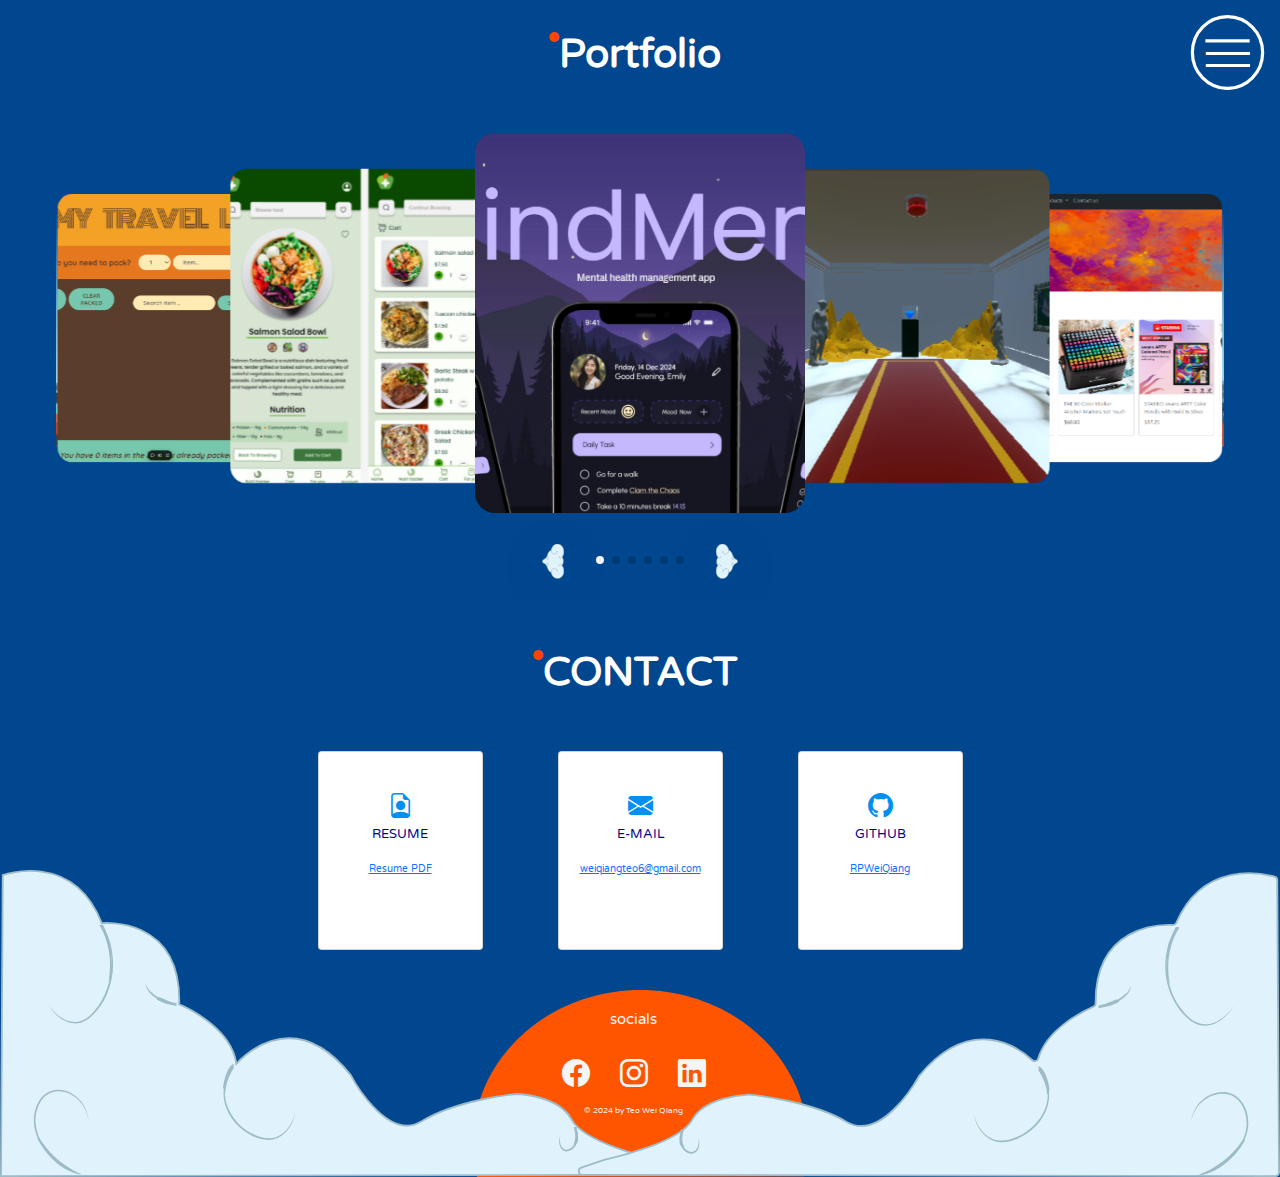
<file: portfolio.html>
<!DOCTYPE html>
<html lang="en">

<head>
  <meta charset="UTF-8">
  <meta http-equiv="X-UA-Compatible" content="IE=edge">
  <meta name="viewport" content="width=device-width, initial-scale=1.0">
  <link rel="icon" type="image/x-icon" href="images/logo-08.svg">
  <title>Teo Wei Qiang</title>
  <link rel="preconnect" href="https://fonts.googleapis.com">
  <link rel="preconnect" href="https://fonts.gstatic.com" crossorigin>
  <link href="https://fonts.googleapis.com/css2?family=Varela+Round&display=swap" rel="stylesheet">
  <link href="https://cdn.jsdelivr.net/npm/bootstrap@5.3.3/dist/css/bootstrap.min.css" rel="stylesheet"
    integrity="sha384-QWTKZyjpPEjISv5WaRU9OFeRpok6YctnYmDr5pNlyT2bRjXh0JMhjY6hW+ALEwIH" crossorigin="anonymous">
  <link rel="stylesheet" href="https://cdn.jsdelivr.net/npm/bootstrap-icons@1.4.1/font/bootstrap-icons.css" />
  <link rel="stylesheet" href="https://unpkg.com/swiper@8/swiper-bundle.min.css" />
  <link rel="stylesheet" href="css/portfolio.css">

</head>


<body>
  <!--NAv-->
  <nav class="nav-menu">
    <img src="images/icon-menu(white).svg" style="width: 75px; height: 75px;">
    <div class="dropdown-content">
      <a href="index.html#home">Home</a>
      <a href="index.html#about">About</a>
      <a href="index.html#recent-project">Project Highlights</a>
      <a href="#portfolio">Protfolio</a>
      <a href="#contact">contact</a>
    </div>
  </nav>
  <!--portfolio-->
  <section id="portfolio" class="pt-5">
    <div class="content-wrapper-portfolio">
      <div class="header-position">
        <h2 class="header">Portfolio</h2>
        <i class="bi bi-circle-fill header-decor"></i>
      </div>
    </div>
    <div class="container-portfolio">
      <div class="swiper portfolio-slider">
        <div class="swiper-wrapper">
          <!-- Slide-start -->
          <a href="project_MindMend.html" class="swiper-slide portfolio-slide">
            <div class="portfolio-slide-img">
              <img src="images/MindMend_cover.png" alt="">
            </div>
            <div class="portfolio-slide-content">
              <svg xmlns="http://www.w3.org/2000/svg" viewBox="0 0 181.16 93.84" class="cloud-top">
                <defs>
                  <style>
                    .cls-1 {
                      fill: #ee8728;
                    }

                    .cls-2 {
                      fill: #f15822;
                      stroke: #f37421;
                    }

                    .cls-2,
                    .cls-3 {
                      stroke-miterlimit: 10;
                    }

                    .cls-4 {
                      opacity: .74;
                    }

                    .cls-3 {
                      fill: #e1f4fd;
                      stroke: #9fbcc8;
                      stroke-width: 2px;
                    }
                  </style>
                </defs>
                <g id="sun">
                  <ellipse class="cls-2" cx="66.92" cy="31.27" rx="25.61" ry="24.02"
                    transform="translate(-5.08 14.76) rotate(-12.13)" />
                </g>
                <g id="sunray">
                  <g class="cls-4">
                    <path class="cls-1"
                      d="M35.37,23.53c-1.29,5.62-.25,11.46.57,17.06-1.59-2.25-1.95-5.65-1.93-8.47.07-2.83.29-6.14,1.36-8.58h0Z" />
                  </g>
                  <g class="cls-4">
                    <path class="cls-1"
                      d="M39.03,47.45c3.04,4.37,7.33,7.35,11.22,10.88-2.37-.51-4.81-2.69-6.52-4.5-1.57-1.71-3.93-4.4-4.7-6.37h0Z" />
                  </g>
                  <g class="cls-4">
                    <path class="cls-1"
                      d="M59.87,62.11c5.29,1.37,10.73.4,16.02-.34-2.08,1.55-5.32,1.88-7.98,1.82-2.58-.09-5.89-.4-8.05-1.47h0Z" />
                  </g>
                  <g class="cls-4">
                    <path class="cls-1"
                      d="M84.94,58.21c3.9-2.42,6.55-6.06,9.84-9.16,0,0,.08.06.08.06-.83,2.18-2.39,3.96-4.19,5.4-1.74,1.5-3.65,2.77-5.68,3.79l-.05-.09h0Z" />
                  </g>
                  <g class="cls-4">
                    <path class="cls-1"
                      d="M98.79,41.04c1.82-5.48,1.19-11.21.69-16.82,1.46,2.3,1.61,5.7,1.38,8.48-.26,2.74-.8,6.1-2.07,8.34h0Z" />
                  </g>
                  <g class="cls-4">
                    <path class="cls-1"
                      d="M93.99,13.23c-3.46-3.57-7.74-6.01-11.34-9.39,2.08.35,4.66,2.49,6.27,3.97,1.43,1.35,4.26,3.92,5.07,5.42h0Z" />
                  </g>
                  <g class="cls-4">
                    <path class="cls-1"
                      d="M72.8.87c-5.05-.79-9.9.41-14.88,1.03C59.72.45,62.9.04,65.27,0c2.33-.02,5.55.05,7.54.86h0Z" />
                  </g>
                  <g class="cls-4">
                    <path class="cls-1"
                      d="M50.36,5.22c-3.9,2.11-6.48,5.57-9.61,8.58,0,0-.08-.05-.08-.05.74-2.13,2.26-3.86,4.02-5.21,1.71-1.41,3.61-2.56,5.63-3.41l.04.09h0Z" />
                  </g>
                </g>
                <g id="cloud-back">
                  <path class="cls-3"
                    d="M180.16,56.23c0,3.4-4.58,6.26-10.76,7.04-5.69,3.7-16.2,6.18-28.22,6.18-5.68,0-11.03-.55-15.69-1.53-5.87,3.64-17.72,6.12-31.39,6.12-9.08,0-17.35-1.1-23.61-2.9-.23-.06-.46-.13-.69-.21-.12.07-.25.13-.38.19-3.79,1.8-9.07,2.92-14.91,2.92-11.57,0-20.95-4.38-20.95-9.78,0-3.9,4.89-7.27,11.96-8.84-.02-.26-.03-.53-.03-.79,0-9.12,11.33-16.51,25.3-16.51,2.34,0,4.62.21,6.77.6,3.24-11.93,15.13-20.78,29.3-20.78,10.82,0,20.32,5.16,25.64,12.91,1.76-.4,3.6-.68,5.5-.8,13.74-.89,25.39,6.33,26.03,16.13.04.59.04,1.18,0,1.76.87.33,1.7.68,2.48,1.04,7.59.15,13.65,3.34,13.65,7.25Z" />
                </g>
                <g id="cloud-mid">
                  <path class="cls-3"
                    d="M112.34,76.71c-1.17,7.68-12.26,12.37-24.78,10.47-2.97-.45-5.75-1.23-8.26-2.26-4.26,2.38-9.66,3.8-15.54,3.8-3.26,0-6.36-.43-9.21-1.24-3.27,3.17-10.34,5.36-18.54,5.36-5.35,0-10.22-.93-13.86-2.46-.06-.02-.11-.04-.16-.07-.05,0-.1,0-.16.02h-.02c-1.32.14-2.71.22-4.14.22-9.21,0-16.67-3.15-16.67-7.03,0-2.3,2.6-4.33,6.63-5.62-.04-.32-.05-.64-.05-.96,0-4.63,2.93-8.72,7.42-11.17-.46-1.57-.7-3.23-.7-4.95,0-9.75,7.77-17.66,17.35-17.66,8.54,0,15.63,6.27,17.07,14.53,4.18-2.21,9.39-3.52,15.04-3.52,6.91,0,13.16,1.96,17.66,5.13,3.19-.48,6.71-.48,10.35.07,12.53,1.9,21.73,9.66,20.57,17.34Z" />
                </g>
                <g id="cloud-front">
                  <path class="cls-3"
                    d="M151.27,81.68c0,4.22-7.05,7.65-15.74,7.65-2.74,0-5.32-.34-7.56-.93-3.83,1.55-8.57,2.46-13.69,2.46-2.98,0-5.84-.31-8.46-.88-.67-.14-1.33-.3-1.96-.47-2.1,1.03-5.71,1.84-10.1,2.26-2.12.2-4.43.31-6.84.31-10.47,0-18.96-2.09-18.96-4.66,0-1.54,3.02-2.9,7.68-3.75,1.75-2.65,7.95-4.68,15.58-5-.02-.14-.02-.29-.02-.43,0-5.88,7.37-10.83,17.35-12.21,2.53-5.35,8.52-9.11,15.51-9.11,9.29,0,16.82,6.64,16.82,14.83,0,.92-.09,1.82-.28,2.69,6.21,1.03,10.67,3.88,10.67,7.24Z" />
                </g>
              </svg>
              <svg xmlns="http://www.w3.org/2000/svg" viewBox="0 0 188.46 57.49" class="cloud-bottom">
                <defs>
                  <style>
                    .cls-1-bot {
                      fill: none;
                      stroke: #231f20;
                    }

                    .cls-1F,
                    .cls-2-bot {
                      stroke-miterlimit: 10;
                    }

                    .cls-2-bot {
                      fill: #e1f4fd;
                      stroke: #9fbcc8;
                      stroke-width: 2px;
                    }
                  </style>
                </defs>
                <g id="cloud_back">
                  <path class="cls-1-bot"
                    d="M112.7,29.4c-.03.06-.06.11-.09.16-.03-.02-.07-.06-.1-.1.07-.02.13-.04.19-.06Z" />
                  <path class="cls-1-bot"
                    d="M112.7,29.4c-.03.06-.06.11-.09.16-.03-.02-.07-.06-.1-.1.07-.02.13-.04.19-.06Z" />
                  <path class="cls-2-bot"
                    d="M187.46,28.63c0,.95-1.85,1.72-4.13,1.72-.57,0-1.11-.05-1.6-.13h-.01c-2.44,2.23-8.5,3.8-15.59,3.8-1.18,0-2.32-.04-3.43-.13-2.67.66-5.96,1.04-9.52,1.04-2.38,0-4.64-.17-6.67-.48-3.51.9-7.58,1.4-11.91,1.4-9.76,0-18.17-2.57-21.99-6.29.03-.05.06-.1.09-.16-.06.02-.12.04-.19.06.03.04.07.08.1.1-2.44,4.1-8.21,6.98-14.93,6.98-6.16,0-11.52-2.42-14.25-5.99-3.77,2.72-8.8,4.38-14.29,4.38-1.3,0-2.58-.09-3.82-.28-1.87,1.69-5.06,2.81-8.68,2.81-5.76,0-10.43-2.83-10.43-6.31,0-2.07,1.66-3.91,4.21-5.06-1.67-2.41-2.61-5.18-2.61-8.12,0-9.38,9.55-16.97,21.33-16.97,8.35,0,15.58,3.82,19.08,9.39,3.56-3.06,9.2-5.04,15.54-5.04,9.49,0,17.4,4.43,19.13,10.3,3.47-.86,7.46-1.35,11.71-1.35,11.6,0,21.3,3.64,23.65,8.49,2.35-.45,5.03-.7,7.88-.7,8.18,0,14.99,2.09,16.44,4.85.24-.02.5-.03.76-.03,2.28,0,4.13.77,4.13,1.72Z" />
                </g>
                <g id="cloud_front">
                  <path class="cls-2-bot"
                    d="M168.84,45.48c0,3.17-4.77,5.73-10.66,5.73-2.2,0-4.26-.36-5.96-.98h-.01c-2.3.78-4.86,1.21-7.56,1.21-4.71,0-6.95.46-12.91.46-8.25,3.67-13.81,4.59-26.99,4.59-9.81,0-16.35-1.38-23.92-3.9-4.59.92-8.79,1.38-14.6,1.38s-8.79-.46-14.52-1.15c-6.19.69-8.98.46-15.52.46-8.89,0-16.3-1.25-18.06-2.91-9.9-.48-17.13-1.98-17.13-3.74,0-2.16,10.73-3.9,23.96-3.9.58,0,1.16,0,1.73.01,2.47-2.45,7.09-4.58,12.58-5.54,2.01-.35,3.95-.51,5.77-.5,2.17-3.67,9.04-6.35,17.18-6.35,5.38,0,10.2,1.17,13.48,3.03,1.75-4.64,11.85-9.13,24.44-10.54,4.69-.52,9.13-.56,13.01-.17,1.41-6.83,8.76-12.04,17.63-12.04,9.88,0,17.89,6.47,17.89,14.44,0,.19,0,.38-.02.56,8.02,1.31,14,6.52,14,12.74,0,.63-.06,1.25-.19,1.86,3.76.89,6.38,2.91,6.38,5.25Z" />
                </g>
              </svg>
              </div>
              <div class="projet-content-extra">
                <h3 class="project-title">MindMend</h3>
                <ul class="project-cat">
                  <li>
                    UI/UX design
                  </li>
                  <li>
                   Figma
                  </li>
                  <li>
                    Illustrator
                   </li>
                </ul>
            </div>

          </a>
          <!-- Slide-end -->
          <!-- Slide-start -->
          <a href="project_unity.html" class="swiper-slide portfolio-slide">
            <div class="portfolio-slide-img">
              <img src="images/unity.png" alt="">
            </div>
            <div class="portfolio-slide-content">
              <svg xmlns="http://www.w3.org/2000/svg" viewBox="0 0 181.16 93.84" class="cloud-top">
                <defs>
                  <style>
                    .cls-1 {
                      fill: #ee8728;
                    }

                    .cls-2 {
                      fill: #f15822;
                      stroke: #f37421;
                    }

                    .cls-2,
                    .cls-3 {
                      stroke-miterlimit: 10;
                    }

                    .cls-4 {
                      opacity: .74;
                    }

                    .cls-3 {
                      fill: #e1f4fd;
                      stroke: #9fbcc8;
                      stroke-width: 2px;
                    }
                  </style>
                </defs>
                <g id="sun">
                  <ellipse class="cls-2" cx="66.92" cy="31.27" rx="25.61" ry="24.02"
                    transform="translate(-5.08 14.76) rotate(-12.13)" />
                </g>
                <g id="sunray">
                  <g class="cls-4">
                    <path class="cls-1"
                      d="M35.37,23.53c-1.29,5.62-.25,11.46.57,17.06-1.59-2.25-1.95-5.65-1.93-8.47.07-2.83.29-6.14,1.36-8.58h0Z" />
                  </g>
                  <g class="cls-4">
                    <path class="cls-1"
                      d="M39.03,47.45c3.04,4.37,7.33,7.35,11.22,10.88-2.37-.51-4.81-2.69-6.52-4.5-1.57-1.71-3.93-4.4-4.7-6.37h0Z" />
                  </g>
                  <g class="cls-4">
                    <path class="cls-1"
                      d="M59.87,62.11c5.29,1.37,10.73.4,16.02-.34-2.08,1.55-5.32,1.88-7.98,1.82-2.58-.09-5.89-.4-8.05-1.47h0Z" />
                  </g>
                  <g class="cls-4">
                    <path class="cls-1"
                      d="M84.94,58.21c3.9-2.42,6.55-6.06,9.84-9.16,0,0,.08.06.08.06-.83,2.18-2.39,3.96-4.19,5.4-1.74,1.5-3.65,2.77-5.68,3.79l-.05-.09h0Z" />
                  </g>
                  <g class="cls-4">
                    <path class="cls-1"
                      d="M98.79,41.04c1.82-5.48,1.19-11.21.69-16.82,1.46,2.3,1.61,5.7,1.38,8.48-.26,2.74-.8,6.1-2.07,8.34h0Z" />
                  </g>
                  <g class="cls-4">
                    <path class="cls-1"
                      d="M93.99,13.23c-3.46-3.57-7.74-6.01-11.34-9.39,2.08.35,4.66,2.49,6.27,3.97,1.43,1.35,4.26,3.92,5.07,5.42h0Z" />
                  </g>
                  <g class="cls-4">
                    <path class="cls-1"
                      d="M72.8.87c-5.05-.79-9.9.41-14.88,1.03C59.72.45,62.9.04,65.27,0c2.33-.02,5.55.05,7.54.86h0Z" />
                  </g>
                  <g class="cls-4">
                    <path class="cls-1"
                      d="M50.36,5.22c-3.9,2.11-6.48,5.57-9.61,8.58,0,0-.08-.05-.08-.05.74-2.13,2.26-3.86,4.02-5.21,1.71-1.41,3.61-2.56,5.63-3.41l.04.09h0Z" />
                  </g>
                </g>
                <g id="cloud-back">
                  <path class="cls-3"
                    d="M180.16,56.23c0,3.4-4.58,6.26-10.76,7.04-5.69,3.7-16.2,6.18-28.22,6.18-5.68,0-11.03-.55-15.69-1.53-5.87,3.64-17.72,6.12-31.39,6.12-9.08,0-17.35-1.1-23.61-2.9-.23-.06-.46-.13-.69-.21-.12.07-.25.13-.38.19-3.79,1.8-9.07,2.92-14.91,2.92-11.57,0-20.95-4.38-20.95-9.78,0-3.9,4.89-7.27,11.96-8.84-.02-.26-.03-.53-.03-.79,0-9.12,11.33-16.51,25.3-16.51,2.34,0,4.62.21,6.77.6,3.24-11.93,15.13-20.78,29.3-20.78,10.82,0,20.32,5.16,25.64,12.91,1.76-.4,3.6-.68,5.5-.8,13.74-.89,25.39,6.33,26.03,16.13.04.59.04,1.18,0,1.76.87.33,1.7.68,2.48,1.04,7.59.15,13.65,3.34,13.65,7.25Z" />
                </g>
                <g id="cloud-mid">
                  <path class="cls-3"
                    d="M112.34,76.71c-1.17,7.68-12.26,12.37-24.78,10.47-2.97-.45-5.75-1.23-8.26-2.26-4.26,2.38-9.66,3.8-15.54,3.8-3.26,0-6.36-.43-9.21-1.24-3.27,3.17-10.34,5.36-18.54,5.36-5.35,0-10.22-.93-13.86-2.46-.06-.02-.11-.04-.16-.07-.05,0-.1,0-.16.02h-.02c-1.32.14-2.71.22-4.14.22-9.21,0-16.67-3.15-16.67-7.03,0-2.3,2.6-4.33,6.63-5.62-.04-.32-.05-.64-.05-.96,0-4.63,2.93-8.72,7.42-11.17-.46-1.57-.7-3.23-.7-4.95,0-9.75,7.77-17.66,17.35-17.66,8.54,0,15.63,6.27,17.07,14.53,4.18-2.21,9.39-3.52,15.04-3.52,6.91,0,13.16,1.96,17.66,5.13,3.19-.48,6.71-.48,10.35.07,12.53,1.9,21.73,9.66,20.57,17.34Z" />
                </g>
                <g id="cloud-front">
                  <path class="cls-3"
                    d="M151.27,81.68c0,4.22-7.05,7.65-15.74,7.65-2.74,0-5.32-.34-7.56-.93-3.83,1.55-8.57,2.46-13.69,2.46-2.98,0-5.84-.31-8.46-.88-.67-.14-1.33-.3-1.96-.47-2.1,1.03-5.71,1.84-10.1,2.26-2.12.2-4.43.31-6.84.31-10.47,0-18.96-2.09-18.96-4.66,0-1.54,3.02-2.9,7.68-3.75,1.75-2.65,7.95-4.68,15.58-5-.02-.14-.02-.29-.02-.43,0-5.88,7.37-10.83,17.35-12.21,2.53-5.35,8.52-9.11,15.51-9.11,9.29,0,16.82,6.64,16.82,14.83,0,.92-.09,1.82-.28,2.69,6.21,1.03,10.67,3.88,10.67,7.24Z" />
                </g>
              </svg>
              <svg xmlns="http://www.w3.org/2000/svg" viewBox="0 0 188.46 57.49" class="cloud-bottom">
                <defs>
                  <style>
                    .cls-1-bot {
                      fill: none;
                      stroke: #231f20;
                    }

                    .cls-1F,
                    .cls-2-bot {
                      stroke-miterlimit: 10;
                    }

                    .cls-2-bot {
                      fill: #e1f4fd;
                      stroke: #9fbcc8;
                      stroke-width: 2px;
                    }
                  </style>
                </defs>
                <g id="cloud_back">
                  <path class="cls-1-bot"
                    d="M112.7,29.4c-.03.06-.06.11-.09.16-.03-.02-.07-.06-.1-.1.07-.02.13-.04.19-.06Z" />
                  <path class="cls-1-bot"
                    d="M112.7,29.4c-.03.06-.06.11-.09.16-.03-.02-.07-.06-.1-.1.07-.02.13-.04.19-.06Z" />
                  <path class="cls-2-bot"
                    d="M187.46,28.63c0,.95-1.85,1.72-4.13,1.72-.57,0-1.11-.05-1.6-.13h-.01c-2.44,2.23-8.5,3.8-15.59,3.8-1.18,0-2.32-.04-3.43-.13-2.67.66-5.96,1.04-9.52,1.04-2.38,0-4.64-.17-6.67-.48-3.51.9-7.58,1.4-11.91,1.4-9.76,0-18.17-2.57-21.99-6.29.03-.05.06-.1.09-.16-.06.02-.12.04-.19.06.03.04.07.08.1.1-2.44,4.1-8.21,6.98-14.93,6.98-6.16,0-11.52-2.42-14.25-5.99-3.77,2.72-8.8,4.38-14.29,4.38-1.3,0-2.58-.09-3.82-.28-1.87,1.69-5.06,2.81-8.68,2.81-5.76,0-10.43-2.83-10.43-6.31,0-2.07,1.66-3.91,4.21-5.06-1.67-2.41-2.61-5.18-2.61-8.12,0-9.38,9.55-16.97,21.33-16.97,8.35,0,15.58,3.82,19.08,9.39,3.56-3.06,9.2-5.04,15.54-5.04,9.49,0,17.4,4.43,19.13,10.3,3.47-.86,7.46-1.35,11.71-1.35,11.6,0,21.3,3.64,23.65,8.49,2.35-.45,5.03-.7,7.88-.7,8.18,0,14.99,2.09,16.44,4.85.24-.02.5-.03.76-.03,2.28,0,4.13.77,4.13,1.72Z" />
                </g>
                <g id="cloud_front">
                  <path class="cls-2-bot"
                    d="M168.84,45.48c0,3.17-4.77,5.73-10.66,5.73-2.2,0-4.26-.36-5.96-.98h-.01c-2.3.78-4.86,1.21-7.56,1.21-4.71,0-6.95.46-12.91.46-8.25,3.67-13.81,4.59-26.99,4.59-9.81,0-16.35-1.38-23.92-3.9-4.59.92-8.79,1.38-14.6,1.38s-8.79-.46-14.52-1.15c-6.19.69-8.98.46-15.52.46-8.89,0-16.3-1.25-18.06-2.91-9.9-.48-17.13-1.98-17.13-3.74,0-2.16,10.73-3.9,23.96-3.9.58,0,1.16,0,1.73.01,2.47-2.45,7.09-4.58,12.58-5.54,2.01-.35,3.95-.51,5.77-.5,2.17-3.67,9.04-6.35,17.18-6.35,5.38,0,10.2,1.17,13.48,3.03,1.75-4.64,11.85-9.13,24.44-10.54,4.69-.52,9.13-.56,13.01-.17,1.41-6.83,8.76-12.04,17.63-12.04,9.88,0,17.89,6.47,17.89,14.44,0,.19,0,.38-.02.56,8.02,1.31,14,6.52,14,12.74,0,.63-.06,1.25-.19,1.86,3.76.89,6.38,2.91,6.38,5.25Z" />
                </g>
              </svg>
              </div>
              <div class="projet-content-extra">
                <h3 class="project-title">Diamond heist</h3>
                <ul class="project-cat">
                  <li>
                    Game Design & Development
                  </li>
                  <li>
                   VR
                  </li>
                </ul>
            </div>

          </a>
          <!-- Slide-end -->
          <!-- Slide-start -->
          <a href="project_artstore.html" class="swiper-slide portfolio-slide">
            <div class="portfolio-slide-img">
              <img src="images/artstore.png" alt="project2">
            </div>
            <div class="portfolio-slide-content">
              <svg xmlns="http://www.w3.org/2000/svg" viewBox="0 0 181.16 93.84" class="cloud-top">
                <defs>
                  <style>
                    .cls-1 {
                      fill: #ee8728;
                    }

                    .cls-2 {
                      fill: #f15822;
                      stroke: #f37421;
                    }

                    .cls-2,
                    .cls-3 {
                      stroke-miterlimit: 10;
                    }

                    .cls-4 {
                      opacity: .74;
                    }

                    .cls-3 {
                      fill: #e1f4fd;
                      stroke: #9fbcc8;
                      stroke-width: 2px;
                    }
                  </style>
                </defs>
                <g id="sun">
                  <ellipse class="cls-2" cx="66.92" cy="31.27" rx="25.61" ry="24.02"
                    transform="translate(-5.08 14.76) rotate(-12.13)" />
                </g>
                <g id="sunray">
                  <g class="cls-4">
                    <path class="cls-1"
                      d="M35.37,23.53c-1.29,5.62-.25,11.46.57,17.06-1.59-2.25-1.95-5.65-1.93-8.47.07-2.83.29-6.14,1.36-8.58h0Z" />
                  </g>
                  <g class="cls-4">
                    <path class="cls-1"
                      d="M39.03,47.45c3.04,4.37,7.33,7.35,11.22,10.88-2.37-.51-4.81-2.69-6.52-4.5-1.57-1.71-3.93-4.4-4.7-6.37h0Z" />
                  </g>
                  <g class="cls-4">
                    <path class="cls-1"
                      d="M59.87,62.11c5.29,1.37,10.73.4,16.02-.34-2.08,1.55-5.32,1.88-7.98,1.82-2.58-.09-5.89-.4-8.05-1.47h0Z" />
                  </g>
                  <g class="cls-4">
                    <path class="cls-1"
                      d="M84.94,58.21c3.9-2.42,6.55-6.06,9.84-9.16,0,0,.08.06.08.06-.83,2.18-2.39,3.96-4.19,5.4-1.74,1.5-3.65,2.77-5.68,3.79l-.05-.09h0Z" />
                  </g>
                  <g class="cls-4">
                    <path class="cls-1"
                      d="M98.79,41.04c1.82-5.48,1.19-11.21.69-16.82,1.46,2.3,1.61,5.7,1.38,8.48-.26,2.74-.8,6.1-2.07,8.34h0Z" />
                  </g>
                  <g class="cls-4">
                    <path class="cls-1"
                      d="M93.99,13.23c-3.46-3.57-7.74-6.01-11.34-9.39,2.08.35,4.66,2.49,6.27,3.97,1.43,1.35,4.26,3.92,5.07,5.42h0Z" />
                  </g>
                  <g class="cls-4">
                    <path class="cls-1"
                      d="M72.8.87c-5.05-.79-9.9.41-14.88,1.03C59.72.45,62.9.04,65.27,0c2.33-.02,5.55.05,7.54.86h0Z" />
                  </g>
                  <g class="cls-4">
                    <path class="cls-1"
                      d="M50.36,5.22c-3.9,2.11-6.48,5.57-9.61,8.58,0,0-.08-.05-.08-.05.74-2.13,2.26-3.86,4.02-5.21,1.71-1.41,3.61-2.56,5.63-3.41l.04.09h0Z" />
                  </g>
                </g>
                <g id="cloud-back">
                  <path class="cls-3"
                    d="M180.16,56.23c0,3.4-4.58,6.26-10.76,7.04-5.69,3.7-16.2,6.18-28.22,6.18-5.68,0-11.03-.55-15.69-1.53-5.87,3.64-17.72,6.12-31.39,6.12-9.08,0-17.35-1.1-23.61-2.9-.23-.06-.46-.13-.69-.21-.12.07-.25.13-.38.19-3.79,1.8-9.07,2.92-14.91,2.92-11.57,0-20.95-4.38-20.95-9.78,0-3.9,4.89-7.27,11.96-8.84-.02-.26-.03-.53-.03-.79,0-9.12,11.33-16.51,25.3-16.51,2.34,0,4.62.21,6.77.6,3.24-11.93,15.13-20.78,29.3-20.78,10.82,0,20.32,5.16,25.64,12.91,1.76-.4,3.6-.68,5.5-.8,13.74-.89,25.39,6.33,26.03,16.13.04.59.04,1.18,0,1.76.87.33,1.7.68,2.48,1.04,7.59.15,13.65,3.34,13.65,7.25Z" />
                </g>
                <g id="cloud-mid">
                  <path class="cls-3"
                    d="M112.34,76.71c-1.17,7.68-12.26,12.37-24.78,10.47-2.97-.45-5.75-1.23-8.26-2.26-4.26,2.38-9.66,3.8-15.54,3.8-3.26,0-6.36-.43-9.21-1.24-3.27,3.17-10.34,5.36-18.54,5.36-5.35,0-10.22-.93-13.86-2.46-.06-.02-.11-.04-.16-.07-.05,0-.1,0-.16.02h-.02c-1.32.14-2.71.22-4.14.22-9.21,0-16.67-3.15-16.67-7.03,0-2.3,2.6-4.33,6.63-5.62-.04-.32-.05-.64-.05-.96,0-4.63,2.93-8.72,7.42-11.17-.46-1.57-.7-3.23-.7-4.95,0-9.75,7.77-17.66,17.35-17.66,8.54,0,15.63,6.27,17.07,14.53,4.18-2.21,9.39-3.52,15.04-3.52,6.91,0,13.16,1.96,17.66,5.13,3.19-.48,6.71-.48,10.35.07,12.53,1.9,21.73,9.66,20.57,17.34Z" />
                </g>
                <g id="cloud-front">
                  <path class="cls-3"
                    d="M151.27,81.68c0,4.22-7.05,7.65-15.74,7.65-2.74,0-5.32-.34-7.56-.93-3.83,1.55-8.57,2.46-13.69,2.46-2.98,0-5.84-.31-8.46-.88-.67-.14-1.33-.3-1.96-.47-2.1,1.03-5.71,1.84-10.1,2.26-2.12.2-4.43.31-6.84.31-10.47,0-18.96-2.09-18.96-4.66,0-1.54,3.02-2.9,7.68-3.75,1.75-2.65,7.95-4.68,15.58-5-.02-.14-.02-.29-.02-.43,0-5.88,7.37-10.83,17.35-12.21,2.53-5.35,8.52-9.11,15.51-9.11,9.29,0,16.82,6.64,16.82,14.83,0,.92-.09,1.82-.28,2.69,6.21,1.03,10.67,3.88,10.67,7.24Z" />
                </g>
              </svg>
              <svg xmlns="http://www.w3.org/2000/svg" viewBox="0 0 188.46 57.49" class="cloud-bottom">
                <defs>
                  <style>
                    .cls-1-bot {
                      fill: none;
                      stroke: #231f20;
                    }

                    .cls-1F,
                    .cls-2-bot {
                      stroke-miterlimit: 10;
                    }

                    .cls-2-bot {
                      fill: #e1f4fd;
                      stroke: #9fbcc8;
                      stroke-width: 2px;
                    }
                  </style>
                </defs>
                <g id="cloud_back">
                  <path class="cls-1-bot"
                    d="M112.7,29.4c-.03.06-.06.11-.09.16-.03-.02-.07-.06-.1-.1.07-.02.13-.04.19-.06Z" />
                  <path class="cls-1-bot"
                    d="M112.7,29.4c-.03.06-.06.11-.09.16-.03-.02-.07-.06-.1-.1.07-.02.13-.04.19-.06Z" />
                  <path class="cls-2-bot"
                    d="M187.46,28.63c0,.95-1.85,1.72-4.13,1.72-.57,0-1.11-.05-1.6-.13h-.01c-2.44,2.23-8.5,3.8-15.59,3.8-1.18,0-2.32-.04-3.43-.13-2.67.66-5.96,1.04-9.52,1.04-2.38,0-4.64-.17-6.67-.48-3.51.9-7.58,1.4-11.91,1.4-9.76,0-18.17-2.57-21.99-6.29.03-.05.06-.1.09-.16-.06.02-.12.04-.19.06.03.04.07.08.1.1-2.44,4.1-8.21,6.98-14.93,6.98-6.16,0-11.52-2.42-14.25-5.99-3.77,2.72-8.8,4.38-14.29,4.38-1.3,0-2.58-.09-3.82-.28-1.87,1.69-5.06,2.81-8.68,2.81-5.76,0-10.43-2.83-10.43-6.31,0-2.07,1.66-3.91,4.21-5.06-1.67-2.41-2.61-5.18-2.61-8.12,0-9.38,9.55-16.97,21.33-16.97,8.35,0,15.58,3.82,19.08,9.39,3.56-3.06,9.2-5.04,15.54-5.04,9.49,0,17.4,4.43,19.13,10.3,3.47-.86,7.46-1.35,11.71-1.35,11.6,0,21.3,3.64,23.65,8.49,2.35-.45,5.03-.7,7.88-.7,8.18,0,14.99,2.09,16.44,4.85.24-.02.5-.03.76-.03,2.28,0,4.13.77,4.13,1.72Z" />
                </g>
                <g id="cloud_front">
                  <path class="cls-2-bot"
                    d="M168.84,45.48c0,3.17-4.77,5.73-10.66,5.73-2.2,0-4.26-.36-5.96-.98h-.01c-2.3.78-4.86,1.21-7.56,1.21-4.71,0-6.95.46-12.91.46-8.25,3.67-13.81,4.59-26.99,4.59-9.81,0-16.35-1.38-23.92-3.9-4.59.92-8.79,1.38-14.6,1.38s-8.79-.46-14.52-1.15c-6.19.69-8.98.46-15.52.46-8.89,0-16.3-1.25-18.06-2.91-9.9-.48-17.13-1.98-17.13-3.74,0-2.16,10.73-3.9,23.96-3.9.58,0,1.16,0,1.73.01,2.47-2.45,7.09-4.58,12.58-5.54,2.01-.35,3.95-.51,5.77-.5,2.17-3.67,9.04-6.35,17.18-6.35,5.38,0,10.2,1.17,13.48,3.03,1.75-4.64,11.85-9.13,24.44-10.54,4.69-.52,9.13-.56,13.01-.17,1.41-6.83,8.76-12.04,17.63-12.04,9.88,0,17.89,6.47,17.89,14.44,0,.19,0,.38-.02.56,8.02,1.31,14,6.52,14,12.74,0,.63-.06,1.25-.19,1.86,3.76.89,6.38,2.91,6.38,5.25Z" />
                </g>
              </svg>
            </div>
            <div class="projet-content-extra">
              <h3 class="project-title">Art Store</h3>
              <ul class="project-cat">
                <li>
                  Web Design & Development
                </li>
              </ul>
            </div>
          </a>
          <!-- Slide-end -->
          <!-- Slide-start -->
          <a href="art_gallery.html" class="swiper-slide portfolio-slide">
            <div class="portfolio-slide-img">
              <img src="images/full-bg-01.svg" alt="Tranding">
            </div>
            <div class="portfolio-slide-content">
              <svg xmlns="http://www.w3.org/2000/svg" viewBox="0 0 181.16 93.84" class="cloud-top">
                <defs>
                  <style>
                    .cls-1 {
                      fill: #ee8728;
                    }

                    .cls-2 {
                      fill: #f15822;
                      stroke: #f37421;
                    }

                    .cls-2,
                    .cls-3 {
                      stroke-miterlimit: 10;
                    }

                    .cls-4 {
                      opacity: .74;
                    }

                    .cls-3 {
                      fill: #e1f4fd;
                      stroke: #9fbcc8;
                      stroke-width: 2px;
                    }
                  </style>
                </defs>
                <g id="sun">
                  <ellipse class="cls-2" cx="66.92" cy="31.27" rx="25.61" ry="24.02"
                    transform="translate(-5.08 14.76) rotate(-12.13)" />
                </g>
                <g id="sunray">
                  <g class="cls-4">
                    <path class="cls-1"
                      d="M35.37,23.53c-1.29,5.62-.25,11.46.57,17.06-1.59-2.25-1.95-5.65-1.93-8.47.07-2.83.29-6.14,1.36-8.58h0Z" />
                  </g>
                  <g class="cls-4">
                    <path class="cls-1"
                      d="M39.03,47.45c3.04,4.37,7.33,7.35,11.22,10.88-2.37-.51-4.81-2.69-6.52-4.5-1.57-1.71-3.93-4.4-4.7-6.37h0Z" />
                  </g>
                  <g class="cls-4">
                    <path class="cls-1"
                      d="M59.87,62.11c5.29,1.37,10.73.4,16.02-.34-2.08,1.55-5.32,1.88-7.98,1.82-2.58-.09-5.89-.4-8.05-1.47h0Z" />
                  </g>
                  <g class="cls-4">
                    <path class="cls-1"
                      d="M84.94,58.21c3.9-2.42,6.55-6.06,9.84-9.16,0,0,.08.06.08.06-.83,2.18-2.39,3.96-4.19,5.4-1.74,1.5-3.65,2.77-5.68,3.79l-.05-.09h0Z" />
                  </g>
                  <g class="cls-4">
                    <path class="cls-1"
                      d="M98.79,41.04c1.82-5.48,1.19-11.21.69-16.82,1.46,2.3,1.61,5.7,1.38,8.48-.26,2.74-.8,6.1-2.07,8.34h0Z" />
                  </g>
                  <g class="cls-4">
                    <path class="cls-1"
                      d="M93.99,13.23c-3.46-3.57-7.74-6.01-11.34-9.39,2.08.35,4.66,2.49,6.27,3.97,1.43,1.35,4.26,3.92,5.07,5.42h0Z" />
                  </g>
                  <g class="cls-4">
                    <path class="cls-1"
                      d="M72.8.87c-5.05-.79-9.9.41-14.88,1.03C59.72.45,62.9.04,65.27,0c2.33-.02,5.55.05,7.54.86h0Z" />
                  </g>
                  <g class="cls-4">
                    <path class="cls-1"
                      d="M50.36,5.22c-3.9,2.11-6.48,5.57-9.61,8.58,0,0-.08-.05-.08-.05.74-2.13,2.26-3.86,4.02-5.21,1.71-1.41,3.61-2.56,5.63-3.41l.04.09h0Z" />
                  </g>
                </g>
                <g id="cloud-back">
                  <path class="cls-3"
                    d="M180.16,56.23c0,3.4-4.58,6.26-10.76,7.04-5.69,3.7-16.2,6.18-28.22,6.18-5.68,0-11.03-.55-15.69-1.53-5.87,3.64-17.72,6.12-31.39,6.12-9.08,0-17.35-1.1-23.61-2.9-.23-.06-.46-.13-.69-.21-.12.07-.25.13-.38.19-3.79,1.8-9.07,2.92-14.91,2.92-11.57,0-20.95-4.38-20.95-9.78,0-3.9,4.89-7.27,11.96-8.84-.02-.26-.03-.53-.03-.79,0-9.12,11.33-16.51,25.3-16.51,2.34,0,4.62.21,6.77.6,3.24-11.93,15.13-20.78,29.3-20.78,10.82,0,20.32,5.16,25.64,12.91,1.76-.4,3.6-.68,5.5-.8,13.74-.89,25.39,6.33,26.03,16.13.04.59.04,1.18,0,1.76.87.33,1.7.68,2.48,1.04,7.59.15,13.65,3.34,13.65,7.25Z" />
                </g>
                <g id="cloud-mid">
                  <path class="cls-3"
                    d="M112.34,76.71c-1.17,7.68-12.26,12.37-24.78,10.47-2.97-.45-5.75-1.23-8.26-2.26-4.26,2.38-9.66,3.8-15.54,3.8-3.26,0-6.36-.43-9.21-1.24-3.27,3.17-10.34,5.36-18.54,5.36-5.35,0-10.22-.93-13.86-2.46-.06-.02-.11-.04-.16-.07-.05,0-.1,0-.16.02h-.02c-1.32.14-2.71.22-4.14.22-9.21,0-16.67-3.15-16.67-7.03,0-2.3,2.6-4.33,6.63-5.62-.04-.32-.05-.64-.05-.96,0-4.63,2.93-8.72,7.42-11.17-.46-1.57-.7-3.23-.7-4.95,0-9.75,7.77-17.66,17.35-17.66,8.54,0,15.63,6.27,17.07,14.53,4.18-2.21,9.39-3.52,15.04-3.52,6.91,0,13.16,1.96,17.66,5.13,3.19-.48,6.71-.48,10.35.07,12.53,1.9,21.73,9.66,20.57,17.34Z" />
                </g>
                <g id="cloud-front">
                  <path class="cls-3"
                    d="M151.27,81.68c0,4.22-7.05,7.65-15.74,7.65-2.74,0-5.32-.34-7.56-.93-3.83,1.55-8.57,2.46-13.69,2.46-2.98,0-5.84-.31-8.46-.88-.67-.14-1.33-.3-1.96-.47-2.1,1.03-5.71,1.84-10.1,2.26-2.12.2-4.43.31-6.84.31-10.47,0-18.96-2.09-18.96-4.66,0-1.54,3.02-2.9,7.68-3.75,1.75-2.65,7.95-4.68,15.58-5-.02-.14-.02-.29-.02-.43,0-5.88,7.37-10.83,17.35-12.21,2.53-5.35,8.52-9.11,15.51-9.11,9.29,0,16.82,6.64,16.82,14.83,0,.92-.09,1.82-.28,2.69,6.21,1.03,10.67,3.88,10.67,7.24Z" />
                </g>
              </svg>
              <svg xmlns="http://www.w3.org/2000/svg" viewBox="0 0 188.46 57.49" class="cloud-bottom">
                <defs>
                  <style>
                    .cls-1-bot {
                      fill: none;
                      stroke: #231f20;
                    }

                    .cls-1F,
                    .cls-2-bot {
                      stroke-miterlimit: 10;
                    }

                    .cls-2-bot {
                      fill: #e1f4fd;
                      stroke: #9fbcc8;
                      stroke-width: 2px;
                    }
                  </style>
                </defs>
                <g id="cloud_back">
                  <path class="cls-1-bot"
                    d="M112.7,29.4c-.03.06-.06.11-.09.16-.03-.02-.07-.06-.1-.1.07-.02.13-.04.19-.06Z" />
                  <path class="cls-1-bot"
                    d="M112.7,29.4c-.03.06-.06.11-.09.16-.03-.02-.07-.06-.1-.1.07-.02.13-.04.19-.06Z" />
                  <path class="cls-2-bot"
                    d="M187.46,28.63c0,.95-1.85,1.72-4.13,1.72-.57,0-1.11-.05-1.6-.13h-.01c-2.44,2.23-8.5,3.8-15.59,3.8-1.18,0-2.32-.04-3.43-.13-2.67.66-5.96,1.04-9.52,1.04-2.38,0-4.64-.17-6.67-.48-3.51.9-7.58,1.4-11.91,1.4-9.76,0-18.17-2.57-21.99-6.29.03-.05.06-.1.09-.16-.06.02-.12.04-.19.06.03.04.07.08.1.1-2.44,4.1-8.21,6.98-14.93,6.98-6.16,0-11.52-2.42-14.25-5.99-3.77,2.72-8.8,4.38-14.29,4.38-1.3,0-2.58-.09-3.82-.28-1.87,1.69-5.06,2.81-8.68,2.81-5.76,0-10.43-2.83-10.43-6.31,0-2.07,1.66-3.91,4.21-5.06-1.67-2.41-2.61-5.18-2.61-8.12,0-9.38,9.55-16.97,21.33-16.97,8.35,0,15.58,3.82,19.08,9.39,3.56-3.06,9.2-5.04,15.54-5.04,9.49,0,17.4,4.43,19.13,10.3,3.47-.86,7.46-1.35,11.71-1.35,11.6,0,21.3,3.64,23.65,8.49,2.35-.45,5.03-.7,7.88-.7,8.18,0,14.99,2.09,16.44,4.85.24-.02.5-.03.76-.03,2.28,0,4.13.77,4.13,1.72Z" />
                </g>
                <g id="cloud_front">
                  <path class="cls-2-bot"
                    d="M168.84,45.48c0,3.17-4.77,5.73-10.66,5.73-2.2,0-4.26-.36-5.96-.98h-.01c-2.3.78-4.86,1.21-7.56,1.21-4.71,0-6.95.46-12.91.46-8.25,3.67-13.81,4.59-26.99,4.59-9.81,0-16.35-1.38-23.92-3.9-4.59.92-8.79,1.38-14.6,1.38s-8.79-.46-14.52-1.15c-6.19.69-8.98.46-15.52.46-8.89,0-16.3-1.25-18.06-2.91-9.9-.48-17.13-1.98-17.13-3.74,0-2.16,10.73-3.9,23.96-3.9.58,0,1.16,0,1.73.01,2.47-2.45,7.09-4.58,12.58-5.54,2.01-.35,3.95-.51,5.77-.5,2.17-3.67,9.04-6.35,17.18-6.35,5.38,0,10.2,1.17,13.48,3.03,1.75-4.64,11.85-9.13,24.44-10.54,4.69-.52,9.13-.56,13.01-.17,1.41-6.83,8.76-12.04,17.63-12.04,9.88,0,17.89,6.47,17.89,14.44,0,.19,0,.38-.02.56,8.02,1.31,14,6.52,14,12.74,0,.63-.06,1.25-.19,1.86,3.76.89,6.38,2.91,6.38,5.25Z" />
                </g>
              </svg>
            </div>
            <div class="projet-content-extra">
                <h3 class="project-title">Design Gallery</h3>
                <ul class="project-cat">
                  <li>
                    design 
                  </li>
                  <li>
                    Abobe Illustrator
                  </li>
                  <li>
                    Abobe Photoshop
                  </li>
                </ul>
              </div>
          </a>
          <!-- Slide-end -->
          <!-- Slide-start -->
          <a href="project_travelListApp.html" class="swiper-slide portfolio-slide">
            <div class="portfolio-slide-img">
              <img src="images/travel-app.png" alt="">
            </div>
            <div class="portfolio-slide-content">
              <svg xmlns="http://www.w3.org/2000/svg" viewBox="0 0 181.16 93.84" class="cloud-top">
                <defs>
                  <style>
                    .cls-1 {
                      fill: #ee8728;
                    }

                    .cls-2 {
                      fill: #f15822;
                      stroke: #f37421;
                    }

                    .cls-2,
                    .cls-3 {
                      stroke-miterlimit: 10;
                    }

                    .cls-4 {
                      opacity: .74;
                    }

                    .cls-3 {
                      fill: #e1f4fd;
                      stroke: #9fbcc8;
                      stroke-width: 2px;
                    }
                  </style>
                </defs>
                <g id="sun">
                  <ellipse class="cls-2" cx="66.92" cy="31.27" rx="25.61" ry="24.02"
                    transform="translate(-5.08 14.76) rotate(-12.13)" />
                </g>
                <g id="sunray">
                  <g class="cls-4">
                    <path class="cls-1"
                      d="M35.37,23.53c-1.29,5.62-.25,11.46.57,17.06-1.59-2.25-1.95-5.65-1.93-8.47.07-2.83.29-6.14,1.36-8.58h0Z" />
                  </g>
                  <g class="cls-4">
                    <path class="cls-1"
                      d="M39.03,47.45c3.04,4.37,7.33,7.35,11.22,10.88-2.37-.51-4.81-2.69-6.52-4.5-1.57-1.71-3.93-4.4-4.7-6.37h0Z" />
                  </g>
                  <g class="cls-4">
                    <path class="cls-1"
                      d="M59.87,62.11c5.29,1.37,10.73.4,16.02-.34-2.08,1.55-5.32,1.88-7.98,1.82-2.58-.09-5.89-.4-8.05-1.47h0Z" />
                  </g>
                  <g class="cls-4">
                    <path class="cls-1"
                      d="M84.94,58.21c3.9-2.42,6.55-6.06,9.84-9.16,0,0,.08.06.08.06-.83,2.18-2.39,3.96-4.19,5.4-1.74,1.5-3.65,2.77-5.68,3.79l-.05-.09h0Z" />
                  </g>
                  <g class="cls-4">
                    <path class="cls-1"
                      d="M98.79,41.04c1.82-5.48,1.19-11.21.69-16.82,1.46,2.3,1.61,5.7,1.38,8.48-.26,2.74-.8,6.1-2.07,8.34h0Z" />
                  </g>
                  <g class="cls-4">
                    <path class="cls-1"
                      d="M93.99,13.23c-3.46-3.57-7.74-6.01-11.34-9.39,2.08.35,4.66,2.49,6.27,3.97,1.43,1.35,4.26,3.92,5.07,5.42h0Z" />
                  </g>
                  <g class="cls-4">
                    <path class="cls-1"
                      d="M72.8.87c-5.05-.79-9.9.41-14.88,1.03C59.72.45,62.9.04,65.27,0c2.33-.02,5.55.05,7.54.86h0Z" />
                  </g>
                  <g class="cls-4">
                    <path class="cls-1"
                      d="M50.36,5.22c-3.9,2.11-6.48,5.57-9.61,8.58,0,0-.08-.05-.08-.05.74-2.13,2.26-3.86,4.02-5.21,1.71-1.41,3.61-2.56,5.63-3.41l.04.09h0Z" />
                  </g>
                </g>
                <g id="cloud-back">
                  <path class="cls-3"
                    d="M180.16,56.23c0,3.4-4.58,6.26-10.76,7.04-5.69,3.7-16.2,6.18-28.22,6.18-5.68,0-11.03-.55-15.69-1.53-5.87,3.64-17.72,6.12-31.39,6.12-9.08,0-17.35-1.1-23.61-2.9-.23-.06-.46-.13-.69-.21-.12.07-.25.13-.38.19-3.79,1.8-9.07,2.92-14.91,2.92-11.57,0-20.95-4.38-20.95-9.78,0-3.9,4.89-7.27,11.96-8.84-.02-.26-.03-.53-.03-.79,0-9.12,11.33-16.51,25.3-16.51,2.34,0,4.62.21,6.77.6,3.24-11.93,15.13-20.78,29.3-20.78,10.82,0,20.32,5.16,25.64,12.91,1.76-.4,3.6-.68,5.5-.8,13.74-.89,25.39,6.33,26.03,16.13.04.59.04,1.18,0,1.76.87.33,1.7.68,2.48,1.04,7.59.15,13.65,3.34,13.65,7.25Z" />
                </g>
                <g id="cloud-mid">
                  <path class="cls-3"
                    d="M112.34,76.71c-1.17,7.68-12.26,12.37-24.78,10.47-2.97-.45-5.75-1.23-8.26-2.26-4.26,2.38-9.66,3.8-15.54,3.8-3.26,0-6.36-.43-9.21-1.24-3.27,3.17-10.34,5.36-18.54,5.36-5.35,0-10.22-.93-13.86-2.46-.06-.02-.11-.04-.16-.07-.05,0-.1,0-.16.02h-.02c-1.32.14-2.71.22-4.14.22-9.21,0-16.67-3.15-16.67-7.03,0-2.3,2.6-4.33,6.63-5.62-.04-.32-.05-.64-.05-.96,0-4.63,2.93-8.72,7.42-11.17-.46-1.57-.7-3.23-.7-4.95,0-9.75,7.77-17.66,17.35-17.66,8.54,0,15.63,6.27,17.07,14.53,4.18-2.21,9.39-3.52,15.04-3.52,6.91,0,13.16,1.96,17.66,5.13,3.19-.48,6.71-.48,10.35.07,12.53,1.9,21.73,9.66,20.57,17.34Z" />
                </g>
                <g id="cloud-front">
                  <path class="cls-3"
                    d="M151.27,81.68c0,4.22-7.05,7.65-15.74,7.65-2.74,0-5.32-.34-7.56-.93-3.83,1.55-8.57,2.46-13.69,2.46-2.98,0-5.84-.31-8.46-.88-.67-.14-1.33-.3-1.96-.47-2.1,1.03-5.71,1.84-10.1,2.26-2.12.2-4.43.31-6.84.31-10.47,0-18.96-2.09-18.96-4.66,0-1.54,3.02-2.9,7.68-3.75,1.75-2.65,7.95-4.68,15.58-5-.02-.14-.02-.29-.02-.43,0-5.88,7.37-10.83,17.35-12.21,2.53-5.35,8.52-9.11,15.51-9.11,9.29,0,16.82,6.64,16.82,14.83,0,.92-.09,1.82-.28,2.69,6.21,1.03,10.67,3.88,10.67,7.24Z" />
                </g>
              </svg>
              <svg xmlns="http://www.w3.org/2000/svg" viewBox="0 0 188.46 57.49" class="cloud-bottom">
                <defs>
                  <style>
                    .cls-1-bot {
                      fill: none;
                      stroke: #231f20;
                    }

                    .cls-1F,
                    .cls-2-bot {
                      stroke-miterlimit: 10;
                    }

                    .cls-2-bot {
                      fill: #e1f4fd;
                      stroke: #9fbcc8;
                      stroke-width: 2px;
                    }
                  </style>
                </defs>
                <g id="cloud_back">
                  <path class="cls-1-bot"
                    d="M112.7,29.4c-.03.06-.06.11-.09.16-.03-.02-.07-.06-.1-.1.07-.02.13-.04.19-.06Z" />
                  <path class="cls-1-bot"
                    d="M112.7,29.4c-.03.06-.06.11-.09.16-.03-.02-.07-.06-.1-.1.07-.02.13-.04.19-.06Z" />
                  <path class="cls-2-bot"
                    d="M187.46,28.63c0,.95-1.85,1.72-4.13,1.72-.57,0-1.11-.05-1.6-.13h-.01c-2.44,2.23-8.5,3.8-15.59,3.8-1.18,0-2.32-.04-3.43-.13-2.67.66-5.96,1.04-9.52,1.04-2.38,0-4.64-.17-6.67-.48-3.51.9-7.58,1.4-11.91,1.4-9.76,0-18.17-2.57-21.99-6.29.03-.05.06-.1.09-.16-.06.02-.12.04-.19.06.03.04.07.08.1.1-2.44,4.1-8.21,6.98-14.93,6.98-6.16,0-11.52-2.42-14.25-5.99-3.77,2.72-8.8,4.38-14.29,4.38-1.3,0-2.58-.09-3.82-.28-1.87,1.69-5.06,2.81-8.68,2.81-5.76,0-10.43-2.83-10.43-6.31,0-2.07,1.66-3.91,4.21-5.06-1.67-2.41-2.61-5.18-2.61-8.12,0-9.38,9.55-16.97,21.33-16.97,8.35,0,15.58,3.82,19.08,9.39,3.56-3.06,9.2-5.04,15.54-5.04,9.49,0,17.4,4.43,19.13,10.3,3.47-.86,7.46-1.35,11.71-1.35,11.6,0,21.3,3.64,23.65,8.49,2.35-.45,5.03-.7,7.88-.7,8.18,0,14.99,2.09,16.44,4.85.24-.02.5-.03.76-.03,2.28,0,4.13.77,4.13,1.72Z" />
                </g>
                <g id="cloud_front">
                  <path class="cls-2-bot"
                    d="M168.84,45.48c0,3.17-4.77,5.73-10.66,5.73-2.2,0-4.26-.36-5.96-.98h-.01c-2.3.78-4.86,1.21-7.56,1.21-4.71,0-6.95.46-12.91.46-8.25,3.67-13.81,4.59-26.99,4.59-9.81,0-16.35-1.38-23.92-3.9-4.59.92-8.79,1.38-14.6,1.38s-8.79-.46-14.52-1.15c-6.19.69-8.98.46-15.52.46-8.89,0-16.3-1.25-18.06-2.91-9.9-.48-17.13-1.98-17.13-3.74,0-2.16,10.73-3.9,23.96-3.9.58,0,1.16,0,1.73.01,2.47-2.45,7.09-4.58,12.58-5.54,2.01-.35,3.95-.51,5.77-.5,2.17-3.67,9.04-6.35,17.18-6.35,5.38,0,10.2,1.17,13.48,3.03,1.75-4.64,11.85-9.13,24.44-10.54,4.69-.52,9.13-.56,13.01-.17,1.41-6.83,8.76-12.04,17.63-12.04,9.88,0,17.89,6.47,17.89,14.44,0,.19,0,.38-.02.56,8.02,1.31,14,6.52,14,12.74,0,.63-.06,1.25-.19,1.86,3.76.89,6.38,2.91,6.38,5.25Z" />
                </g>
              </svg>
              </div>
              <div class="projet-content-extra">
                <h3 class="project-title">Travel list app</h3>
                <ul class="project-cat">
                  <li>
                    Web Development
                  </li>
                  <li>
                   React
                  </li>
                </ul>
            </div>

          </a>
          <!-- Slide-end -->
          <a href="project_NutriDelivery.html" class="swiper-slide portfolio-slide">
            <div class="portfolio-slide-img">
              <img src="images/project_nutri.png" alt="">
            </div>
            <div class="portfolio-slide-content">
              <svg xmlns="http://www.w3.org/2000/svg" viewBox="0 0 181.16 93.84" class="cloud-top">
                <defs>
                  <style>
                    .cls-1 {
                      fill: #ee8728;
                    }

                    .cls-2 {
                      fill: #f15822;
                      stroke: #f37421;
                    }

                    .cls-2,
                    .cls-3 {
                      stroke-miterlimit: 10;
                    }

                    .cls-4 {
                      opacity: .74;
                    }

                    .cls-3 {
                      fill: #e1f4fd;
                      stroke: #9fbcc8;
                      stroke-width: 2px;
                    }
                  </style>
                </defs>
                <g id="sun">
                  <ellipse class="cls-2" cx="66.92" cy="31.27" rx="25.61" ry="24.02"
                    transform="translate(-5.08 14.76) rotate(-12.13)" />
                </g>
                <g id="sunray">
                  <g class="cls-4">
                    <path class="cls-1"
                      d="M35.37,23.53c-1.29,5.62-.25,11.46.57,17.06-1.59-2.25-1.95-5.65-1.93-8.47.07-2.83.29-6.14,1.36-8.58h0Z" />
                  </g>
                  <g class="cls-4">
                    <path class="cls-1"
                      d="M39.03,47.45c3.04,4.37,7.33,7.35,11.22,10.88-2.37-.51-4.81-2.69-6.52-4.5-1.57-1.71-3.93-4.4-4.7-6.37h0Z" />
                  </g>
                  <g class="cls-4">
                    <path class="cls-1"
                      d="M59.87,62.11c5.29,1.37,10.73.4,16.02-.34-2.08,1.55-5.32,1.88-7.98,1.82-2.58-.09-5.89-.4-8.05-1.47h0Z" />
                  </g>
                  <g class="cls-4">
                    <path class="cls-1"
                      d="M84.94,58.21c3.9-2.42,6.55-6.06,9.84-9.16,0,0,.08.06.08.06-.83,2.18-2.39,3.96-4.19,5.4-1.74,1.5-3.65,2.77-5.68,3.79l-.05-.09h0Z" />
                  </g>
                  <g class="cls-4">
                    <path class="cls-1"
                      d="M98.79,41.04c1.82-5.48,1.19-11.21.69-16.82,1.46,2.3,1.61,5.7,1.38,8.48-.26,2.74-.8,6.1-2.07,8.34h0Z" />
                  </g>
                  <g class="cls-4">
                    <path class="cls-1"
                      d="M93.99,13.23c-3.46-3.57-7.74-6.01-11.34-9.39,2.08.35,4.66,2.49,6.27,3.97,1.43,1.35,4.26,3.92,5.07,5.42h0Z" />
                  </g>
                  <g class="cls-4">
                    <path class="cls-1"
                      d="M72.8.87c-5.05-.79-9.9.41-14.88,1.03C59.72.45,62.9.04,65.27,0c2.33-.02,5.55.05,7.54.86h0Z" />
                  </g>
                  <g class="cls-4">
                    <path class="cls-1"
                      d="M50.36,5.22c-3.9,2.11-6.48,5.57-9.61,8.58,0,0-.08-.05-.08-.05.74-2.13,2.26-3.86,4.02-5.21,1.71-1.41,3.61-2.56,5.63-3.41l.04.09h0Z" />
                  </g>
                </g>
                <g id="cloud-back">
                  <path class="cls-3"
                    d="M180.16,56.23c0,3.4-4.58,6.26-10.76,7.04-5.69,3.7-16.2,6.18-28.22,6.18-5.68,0-11.03-.55-15.69-1.53-5.87,3.64-17.72,6.12-31.39,6.12-9.08,0-17.35-1.1-23.61-2.9-.23-.06-.46-.13-.69-.21-.12.07-.25.13-.38.19-3.79,1.8-9.07,2.92-14.91,2.92-11.57,0-20.95-4.38-20.95-9.78,0-3.9,4.89-7.27,11.96-8.84-.02-.26-.03-.53-.03-.79,0-9.12,11.33-16.51,25.3-16.51,2.34,0,4.62.21,6.77.6,3.24-11.93,15.13-20.78,29.3-20.78,10.82,0,20.32,5.16,25.64,12.91,1.76-.4,3.6-.68,5.5-.8,13.74-.89,25.39,6.33,26.03,16.13.04.59.04,1.18,0,1.76.87.33,1.7.68,2.48,1.04,7.59.15,13.65,3.34,13.65,7.25Z" />
                </g>
                <g id="cloud-mid">
                  <path class="cls-3"
                    d="M112.34,76.71c-1.17,7.68-12.26,12.37-24.78,10.47-2.97-.45-5.75-1.23-8.26-2.26-4.26,2.38-9.66,3.8-15.54,3.8-3.26,0-6.36-.43-9.21-1.24-3.27,3.17-10.34,5.36-18.54,5.36-5.35,0-10.22-.93-13.86-2.46-.06-.02-.11-.04-.16-.07-.05,0-.1,0-.16.02h-.02c-1.32.14-2.71.22-4.14.22-9.21,0-16.67-3.15-16.67-7.03,0-2.3,2.6-4.33,6.63-5.62-.04-.32-.05-.64-.05-.96,0-4.63,2.93-8.72,7.42-11.17-.46-1.57-.7-3.23-.7-4.95,0-9.75,7.77-17.66,17.35-17.66,8.54,0,15.63,6.27,17.07,14.53,4.18-2.21,9.39-3.52,15.04-3.52,6.91,0,13.16,1.96,17.66,5.13,3.19-.48,6.71-.48,10.35.07,12.53,1.9,21.73,9.66,20.57,17.34Z" />
                </g>
                <g id="cloud-front">
                  <path class="cls-3"
                    d="M151.27,81.68c0,4.22-7.05,7.65-15.74,7.65-2.74,0-5.32-.34-7.56-.93-3.83,1.55-8.57,2.46-13.69,2.46-2.98,0-5.84-.31-8.46-.88-.67-.14-1.33-.3-1.96-.47-2.1,1.03-5.71,1.84-10.1,2.26-2.12.2-4.43.31-6.84.31-10.47,0-18.96-2.09-18.96-4.66,0-1.54,3.02-2.9,7.68-3.75,1.75-2.65,7.95-4.68,15.58-5-.02-.14-.02-.29-.02-.43,0-5.88,7.37-10.83,17.35-12.21,2.53-5.35,8.52-9.11,15.51-9.11,9.29,0,16.82,6.64,16.82,14.83,0,.92-.09,1.82-.28,2.69,6.21,1.03,10.67,3.88,10.67,7.24Z" />
                </g>
              </svg>
              <svg xmlns="http://www.w3.org/2000/svg" viewBox="0 0 188.46 57.49" class="cloud-bottom">
                <defs>
                  <style>
                    .cls-1-bot {
                      fill: none;
                      stroke: #231f20;
                    }

                    .cls-1F,
                    .cls-2-bot {
                      stroke-miterlimit: 10;
                    }

                    .cls-2-bot {
                      fill: #e1f4fd;
                      stroke: #9fbcc8;
                      stroke-width: 2px;
                    }
                  </style>
                </defs>
                <g id="cloud_back">
                  <path class="cls-1-bot"
                    d="M112.7,29.4c-.03.06-.06.11-.09.16-.03-.02-.07-.06-.1-.1.07-.02.13-.04.19-.06Z" />
                  <path class="cls-1-bot"
                    d="M112.7,29.4c-.03.06-.06.11-.09.16-.03-.02-.07-.06-.1-.1.07-.02.13-.04.19-.06Z" />
                  <path class="cls-2-bot"
                    d="M187.46,28.63c0,.95-1.85,1.72-4.13,1.72-.57,0-1.11-.05-1.6-.13h-.01c-2.44,2.23-8.5,3.8-15.59,3.8-1.18,0-2.32-.04-3.43-.13-2.67.66-5.96,1.04-9.52,1.04-2.38,0-4.64-.17-6.67-.48-3.51.9-7.58,1.4-11.91,1.4-9.76,0-18.17-2.57-21.99-6.29.03-.05.06-.1.09-.16-.06.02-.12.04-.19.06.03.04.07.08.1.1-2.44,4.1-8.21,6.98-14.93,6.98-6.16,0-11.52-2.42-14.25-5.99-3.77,2.72-8.8,4.38-14.29,4.38-1.3,0-2.58-.09-3.82-.28-1.87,1.69-5.06,2.81-8.68,2.81-5.76,0-10.43-2.83-10.43-6.31,0-2.07,1.66-3.91,4.21-5.06-1.67-2.41-2.61-5.18-2.61-8.12,0-9.38,9.55-16.97,21.33-16.97,8.35,0,15.58,3.82,19.08,9.39,3.56-3.06,9.2-5.04,15.54-5.04,9.49,0,17.4,4.43,19.13,10.3,3.47-.86,7.46-1.35,11.71-1.35,11.6,0,21.3,3.64,23.65,8.49,2.35-.45,5.03-.7,7.88-.7,8.18,0,14.99,2.09,16.44,4.85.24-.02.5-.03.76-.03,2.28,0,4.13.77,4.13,1.72Z" />
                </g>
                <g id="cloud_front">
                  <path class="cls-2-bot"
                    d="M168.84,45.48c0,3.17-4.77,5.73-10.66,5.73-2.2,0-4.26-.36-5.96-.98h-.01c-2.3.78-4.86,1.21-7.56,1.21-4.71,0-6.95.46-12.91.46-8.25,3.67-13.81,4.59-26.99,4.59-9.81,0-16.35-1.38-23.92-3.9-4.59.92-8.79,1.38-14.6,1.38s-8.79-.46-14.52-1.15c-6.19.69-8.98.46-15.52.46-8.89,0-16.3-1.25-18.06-2.91-9.9-.48-17.13-1.98-17.13-3.74,0-2.16,10.73-3.9,23.96-3.9.58,0,1.16,0,1.73.01,2.47-2.45,7.09-4.58,12.58-5.54,2.01-.35,3.95-.51,5.77-.5,2.17-3.67,9.04-6.35,17.18-6.35,5.38,0,10.2,1.17,13.48,3.03,1.75-4.64,11.85-9.13,24.44-10.54,4.69-.52,9.13-.56,13.01-.17,1.41-6.83,8.76-12.04,17.63-12.04,9.88,0,17.89,6.47,17.89,14.44,0,.19,0,.38-.02.56,8.02,1.31,14,6.52,14,12.74,0,.63-.06,1.25-.19,1.86,3.76.89,6.38,2.91,6.38,5.25Z" />
                </g>
              </svg>
              </div>
              <div class="projet-content-extra">
                <h3 class="project-title">Nutri Delivery</h3>
                <ul class="project-cat">
                  <li>
                    UI/Ux design
                  </li>
                  <li>
                   Figma
                  </li>
                </ul>
            </div>

          </a>
          <!-- Slide-end -->
        </div>

        <div class="portfolio-slider-control">
          <div class="swiper-button-prev slider-arrow">
            <a href="#"><img src="images/arrow.svg" alt="" style="width: 35px; transform: rotate(90deg);"></a>
          </div>
          <div class="swiper-button-next slider-arrow">
            <a href="#"><img src="images/arrow.svg" alt="" style="width: 35px; transform: rotate(-90deg)"></a>
          </div>
          <div class="swiper-pagination"></div>
        </div>

      </div>
    </div>
  </section>
  <!--contact-->
  <footer id="contact" class="fit">
    <div>
      <div class="sun-container">
        <h6 class="social-text">socials</h6>
        <ul class="socials">
          <li>
            <a href="https://www.facebook.com/people/Teo-Wei-Qiang/pfbid0JtELj6GvSeH9hKz5mTRVDZ6F3NwWQMjfiaxK1c6oyfsqoAPiVZPy2VK1tY2SAaHol/" target="_blank"><i class="bi bi-facebook"></i></a>
          </li>
          <li>
            <a href="https://www.instagram.com/we.eiq/" target="_blank"><i class="bi bi-instagram"></i></a>
          </li>
          <li>
            <a href="https://www.linkedin.com/in/teo-wei-qiang-94b3b4304/" target="_blank"><i class="bi bi-linkedin"></i></a>
          </li>
        </ul>
        <p class="edit">© 2024 by Teo Wei Qiang</p>
      </div>
    </div>
    <div class="content-wrapper">
      <div class="header-position">
        <h2 class="header">CONTACT</h2>
        <i class="bi bi-circle-fill header-decor"></i>
      </div>
    </div>
    <div class="container-contact">
      <div class="row">
        <div class="col">
          <div class="card">
            <div class="card-body">
              <h1><i class="bi bi-file-earmark-person"></i></h1>
              <h5>RESUME</h5>
              <p><a href="images/Resume.pdf">Resume PDF</a></p>
            </div>
          </div>
        </div>
        <div class="col">
          <div class="card">
            <div class="card-body">
              <h1><i class="bi bi-envelope-fill"></i></h1>
              <h5>E-MAIL</h5>
              <p><a href="mailto:weiqiangteo6@gmail.com">weiqiangteo6@gmail.com</a></p>
            </div>
          </div>
        </div>
        <div class="col">
          <div class="card">
            <div class="card-body">
              <h1><i class="bi bi-github"></i></i></h1>
              <h5>GITHUB</h5>
              <a href="https://github.com/RPWeiQiang"><p>RPWeiQiang</p></a>
            </div>
          </div>
        </div>
      </div>
    </div>
    <img src="images/footer-cloud.svg" alt="footer-cloud" class="footer-cloud">
    <div class="container-contact">
      <div class="row">
        <img src="images/contact-footer-sun.svg" alt="sun" style="max-width: 350px; min-width:350px">
      </div>
    </div>
  </footer>
  <script src="https://cdn.jsdelivr.net/npm/bootstrap@5.3.3/dist/js/bootstrap.bundle.min.js"></script>
  <script src="https://unpkg.com/swiper@8/swiper-bundle.min.js"></script>
  <script src="js/script.js"></script>
</body>

</html>
</file>
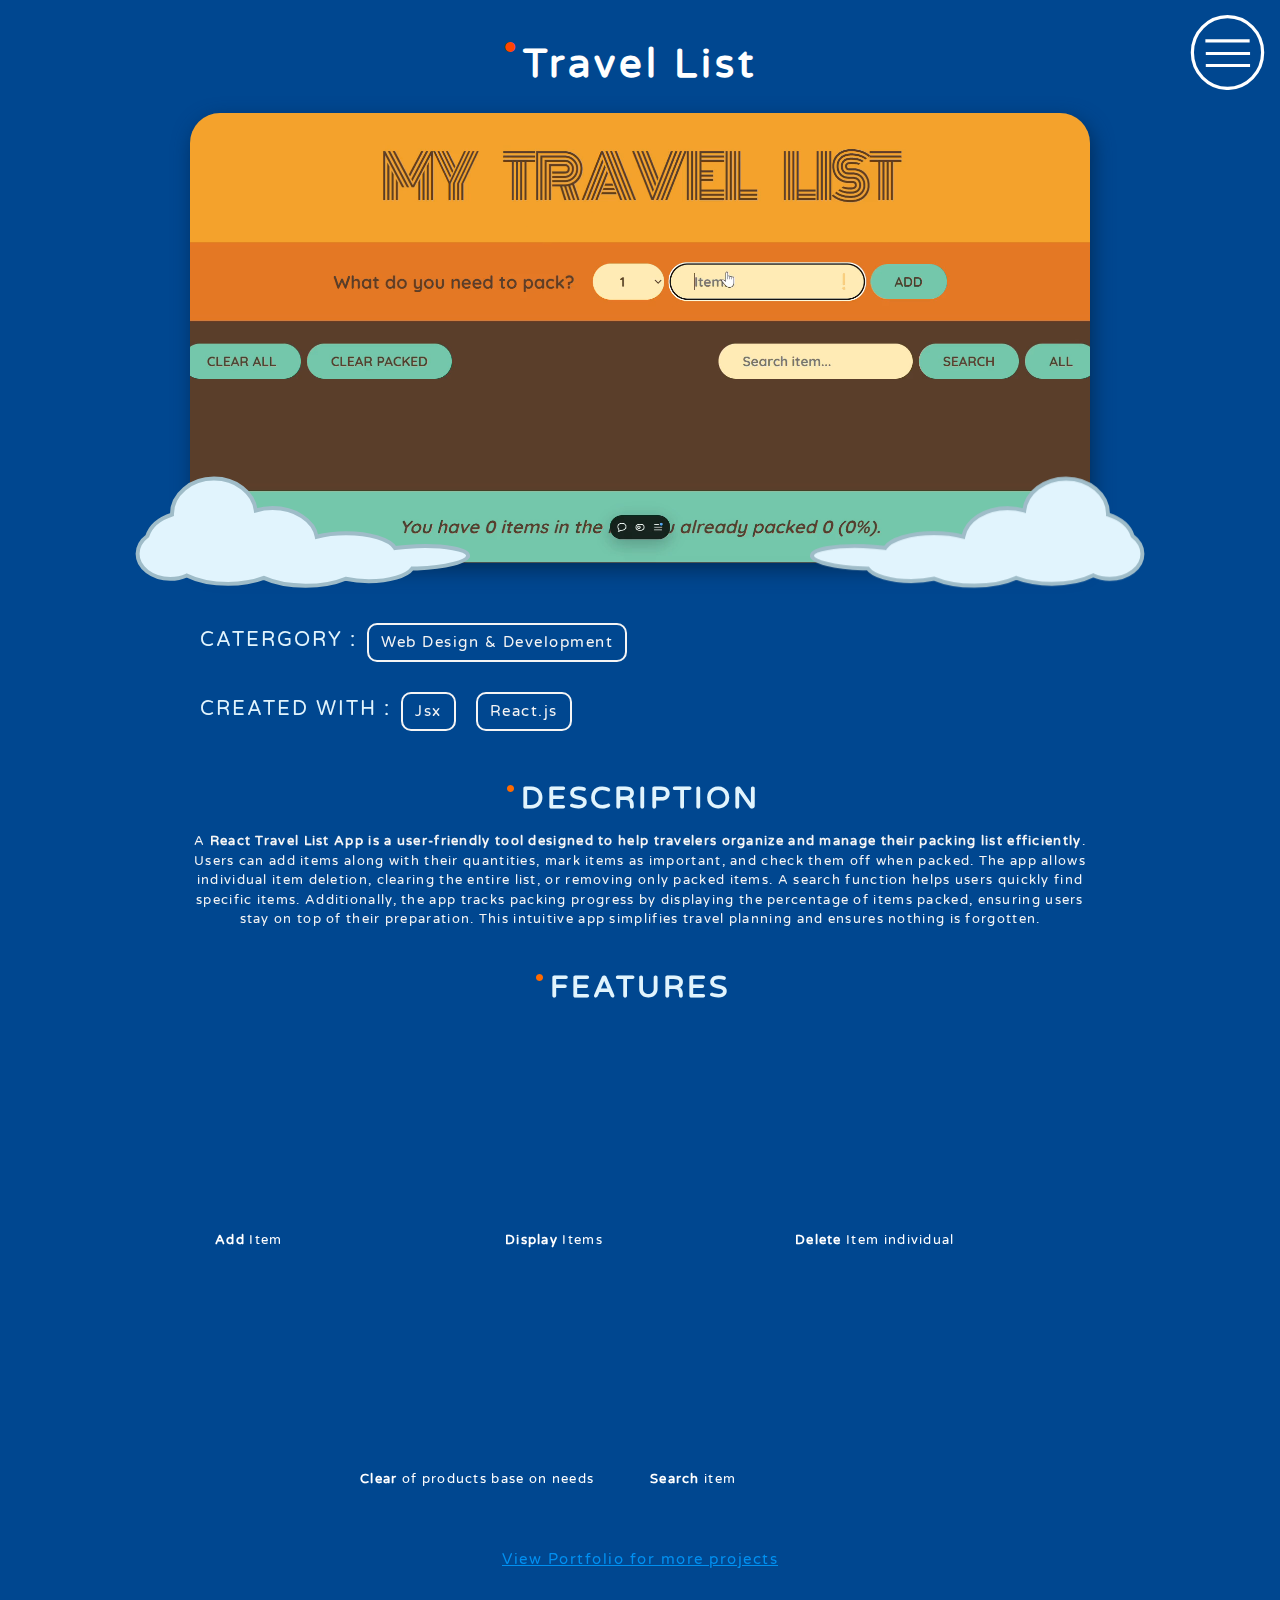
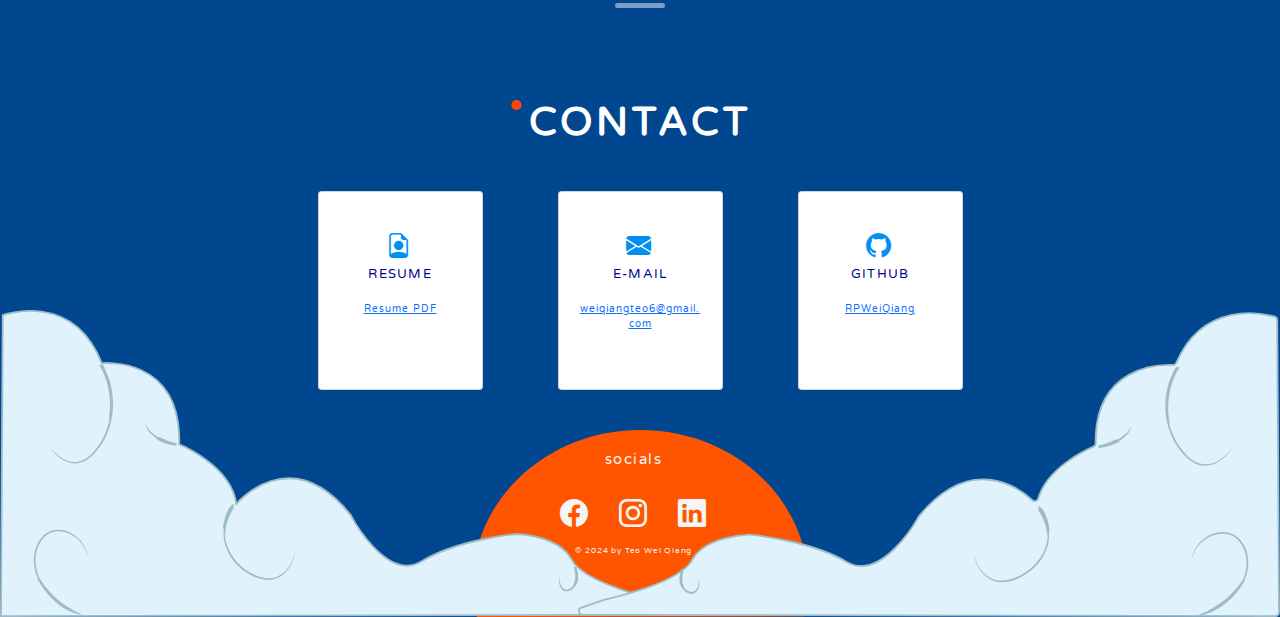
<file: project_travelListApp.html>
<!DOCTYPE html>
<html lang="en">

<head>
  <meta charset="UTF-8">
  <meta http-equiv="X-UA-Compatible" content="IE=edge">
  <meta name="viewport" content="width=device-width, initial-scale=1.0">
  <link rel="icon" type="image/x-icon" href="images/logo-08.svg">
  <title>Teo Wei Qiang</title>
  <link rel="preconnect" href="https://fonts.googleapis.com">
  <link rel="preconnect" href="https://fonts.gstatic.com" crossorigin>
  <link href="https://fonts.googleapis.com/css2?family=Varela+Round&display=swap" rel="stylesheet">
  <link href="https://cdn.jsdelivr.net/npm/bootstrap@5.3.3/dist/css/bootstrap.min.css" rel="stylesheet"
    integrity="sha384-QWTKZyjpPEjISv5WaRU9OFeRpok6YctnYmDr5pNlyT2bRjXh0JMhjY6hW+ALEwIH" crossorigin="anonymous">
  <link rel="stylesheet" href="https://cdn.jsdelivr.net/npm/bootstrap-icons@1.4.1/font/bootstrap-icons.css" />
  <link rel="stylesheet" href="https://unpkg.com/swiper@8/swiper-bundle.min.css" />
  <link rel="stylesheet" href="css/project_travel.css">

</head>

<body>
   <!--NAv-->
   <nav class="nav-menu">
    <img src="images/icon-menu(white).svg" style="width: 75px; height: 75px;" alt="nav-menu">
    <div class="dropdown-content">
      <a href="index.html#home">Home</a>
      <a href="index.html#about">About</a>
      <a href="index.html#recent-project">Project Highlights</a>
      <a href="portfolio.html">Portfolio</a>
      <a href="#contact">contact</a>
    </div>
  </nav>
  <div id="project-2">
    <div class="content-wrapper">
      <div class="header-position">
        <h2 class="header">Travel List</h2>
        <i class="bi bi-circle-fill header-decor"></i>
      </div>
    </div>
    <div class="project-vid-container">
      <div class="project-vid">
        <img src="images/button-border.svg" alt="decor" class="vid-decor-right">
        <img src="images/button-border.svg" alt="decor" class="vid-decor-left">
        <video src="vid/Travel-General.mp4"  disablePictureInPicture autoplay muted loop class="vid"></video>
      </div>
    </div>
    <div class="project-container">
      <div class="project-content">
        <div class="project-cat">
          <h4>CATERGORY :</h4>
          <ul class="cat">
            <li>
              Web Design & Development
            </li>
        </div>
        <div class="project-cat">
          <h4>CREATED WITH :</h4>
          <ul class="cat">
            <li>
              Jsx
            </li>
            <li>
              React.js
            </li>
           
          </ul>
        </div>
        <div class="project-des">
          <div class="content-wrapper">
            <div class="header-position">
              <h2 class="header">DESCRIPTION</h2>
              <i class="bi bi-circle-fill header-decor"></i>
            </div>
          </div>
          <p class="des-text">
            A <b>React Travel List App is a user-friendly tool designed to help travelers organize and manage their packing list efficiently</b>.
            Users can add items along with their quantities, mark items as important, and check them off when packed. The app allows individual item deletion, clearing the entire list, or removing only packed items. A search function helps users quickly find specific items. Additionally, the app tracks packing progress by displaying the percentage of items packed, ensuring users stay on top of their preparation.
            This intuitive app simplifies travel planning and ensures nothing is forgotten.
          </p>
        </div>
        <div class="project-process">
          <div class="content-wrapper">
            <div class="header-position">
              <h2 class="header">FEATURES</h2>
              <i class="bi bi-circle-fill header-decor"></i>
            </div>
          </div>
          <div class="project-feature-container">
            <div class="feature-content">
              <div class="feature-img">
                <video  disablePictureInPicture onmouseover="this.play()" onmouseout="this.pause(); this.currentTime=0;"
                src="vid/Travel-Add.mp4" muted loop></video>
              </div>
              <div class="feature-des">
                <p><span class="bold">Add</span> Item</p>
              </div>
            </div>
            <div class="feature-content">
              <div class="feature-img">
                <video disablePictureInPicture onmouseover="this.play()" onmouseout="this.pause(); this.currentTime=0;" 
                src="vid/Travel-Display.mp4" muted loop></video>
              </div>
              <div class="feature-des">
                <p><span class="bold">Display</span> Items</p>
              </div>
            </div>
            <div class="feature-content">
              <div class="feature-img">
                <video disablePictureInPicture onmouseover="this.play()" onmouseout="this.pause(); this.currentTime=0;" 
                src="vid/Travel-Delete.mp4" muted loop></video>
              </div>
              <div class="feature-des">
                <p><span class="bold">Delete</span> Item individual</p>
              </div>
            </div>
            <div class="feature-content">
              <div class="feature-img">
                <video disablePictureInPicture onmouseover="this.play()" onmouseout="this.pause(); this.currentTime=0;" 
                src="vid/Travel-Clear.mp4" muted loop></video>
              </div>
              <div class="feature-des">
                <p><span class="bold">Clear</span> of products base on needs</p>
              </div>
            </div>
            <div class="feature-content">
              <div class="feature-img">
                <video disablePictureInPicture onmouseover="this.play()" onmouseout="this.pause(); this.currentTime=0;" 
                src="vid/Travel-Search.mp4" muted loop></video>
              </div>
              <div class="feature-des">
                <p><span class="bold">Search</span> item</p>
              </div>
            </div>
          </div>
          <dialog id="feature-modal">
            <div class="modal-content">
              <video id="modal-video"  disablePictureInPicture controls autoplay muted loop>
                <source src="" type="video/mp4">
                Your browser does not support the video tag.
              </video>
              <div id="modal-content-bottom">
              <p id="modal-text">Feature description will appear here.</p>
              <i class="bi bi-x" onclick="closeModal()"></i>
              </div>
            </div>
          </dialog>
        </div>
          <div class="content-wrapper-btn">
            <div class="header-position">
              <a href="portfolio.html" class="link">View Portfolio for more projects</a>
            </div>
          </div>
        </div>
      </div>
    </div>
    <footer id="contact" class="fit">
      <div>
        <div class="sun-container">
          <h6 class="social-text">socials</h6>
          <ul class="socials">
            <li>
              <a href="https://www.facebook.com/people/Teo-Wei-Qiang/pfbid0JtELj6GvSeH9hKz5mTRVDZ6F3NwWQMjfiaxK1c6oyfsqoAPiVZPy2VK1tY2SAaHol/" target="_blank"><i class="bi bi-facebook"></i></a>
            </li>
            <li>
              <a href="https://www.instagram.com/we.eiq/" target="_blank"><i class="bi bi-instagram"></i></a>
            </li>
            <li>
              <a href="https://www.linkedin.com/in/teo-wei-qiang-94b3b4304/" target="_blank"><i class="bi bi-linkedin"></i></a>
            </li>
          </ul>
          <p class="edit">© 2024 by Teo Wei Qiang</p>
        </div>
      </div>
      <div class="content-wrapper">
        <div class="header-position">
          <h2 class="header">CONTACT</h2>
          <i class="bi bi-circle-fill header-decor"></i>
        </div>
      </div>
      <div class="container-contact">
        <div class="row">
          <div class="col">
            <div class="card">
              <div class="card-body">
                <h1><i class="bi bi-file-earmark-person"></i></h1>
                <h5>RESUME</h5>
                <p><a href="images/Resume.pdf">Resume PDF</a></p>
              </div>
            </div>
          </div>
          <div class="col">
            <div class="card">
              <div class="card-body">
                <h1><i class="bi bi-envelope-fill"></i></h1>
                <h5>E-MAIL</h5>
                <p><a href="mailto:weiqiangteo6@gmail.com">weiqiangteo6@gmail.com</a></p>
              </div>
            </div>
          </div>
          <div class="col">
            <div class="card">
              <div class="card-body">
                <h1><i class="bi bi-github"></i></i></h1>
                <h5>GITHUB</h5>
                <a href="https://github.com/RPWeiQiang"><p>RPWeiQiang</p></a>
              </div>
            </div>
          </div>
        </div>
      </div>
      <img src="images/footer-cloud.svg" alt="footer-cloud" class="footer-cloud">
      <div class="container-contact">
        <div class="row">
          <img src="images/contact-footer-sun.svg" alt="sun" style="max-width: 350px; min-width:350px">
        </div>
      </div>
    </footer>
    <script src="js/popup_travel.js"></script>
    <script src="https://cdn.jsdelivr.net/npm/bootstrap@5.3.3/dist/js/bootstrap.bundle.min.js"></script>
    <script src="https://unpkg.com/swiper@8/swiper-bundle.min.js"></script>
</body>

</html>
</file>
<file: css/styles.css>
/*
COLOR PALETTE

Dark green    #3c8453
Sandy beige   #bcaa96
Dark gray     #222222
Light gray    #d3d4d6
Off-white     #f6f6f6
*/

/* GLOBAL STYLES 
------------------------------------*/
/* 
  https://www.paulirish.com/2012/box-sizing-border-box-ftw/
*/


html {
    box-sizing: border-box;
    font-size: 62.5%;
    /* set default to 10px */
    background: #004790;


}

*,
*:before,
*:after {
    box-sizing: inherit;
}

html,
body {
    height: 100%;
    margin: 0px;
}
body {
    overflow-x: hidden;
  }

.content-wrapper {
    margin: 0 auto;
}

h1,
h2,
h5,
a,
p,
h6 {
    font-family: "Varela Round", sans-serif;
    letter-spacing: .1em;
}

.fit {

    padding-top: 5rem;
    position: relative;

}

.text-center {
    text-align: center;
}

.bold {
    font-weight: bold;
}
::-webkit-scrollbar{
    width: 1.5rem;
}
::-webkit-scrollbar-track{
    background: #e6f0f5;
    border-radius: 100vw;
}
::-webkit-scrollbar-thumb{
    background:#a7dbf3;
    border: .25em solid #e1f4fd;
    border-radius: 100vw;
}
/* nav
------------------------------------*/
.nav-menu {
    position: fixed;
    top: 15px;
    right: 15px;
    cursor: pointer;
    z-index: 1;
}

.dropdown-content {
    display: none;
    position: absolute;
    background-color: whitesmoke;
    min-width: 14rem;
    right: 100%;
    top: 50%;
    z-index: 1;

}

.dropdown-content a {
    color: darkblue;
    padding: 12px 16px;
    text-decoration: none;
    display: block;

}

.nav-menu:hover .dropdown-content {
    display: block;
}

.dropdown-content a:hover {
    background-color: #c4d7efc3;
}

.nav-flex {
    display: flex;
    position: relative;
}

.nav-pagination {
    position: absolute;
    top: 40%;
    right: 1rem;
    font-size: 0.5rem;
}

/* logo
------------------------------------*/
.logo {
    position: absolute;
    width: 8rem;
    left: 1rem;
    top: 1rem;
}

/* HOME page 
------------------------------------*/

.bg-home {
    height: 100vh;
    position: relative;
}

.bg-home-img {
    position: absolute;
    height: 100vh;
    width: 100%;
    object-fit: cover;
    object-position: top;
    animation: home-img-animation linear;
    animation-timeline: view();
    animation-range: exit;
}
@keyframes home-img-animation{
    25%{opacity: 1;}
    85%,100%{opacity: 0; scale: 1.7;}
}
object .bg-home-img {
    position: absolute;
    height: 100vh;
    width: 100%;
    object-fit: cover;
    object-position: top;

}


.center-text {
    padding: 10px;
    text-align: center;
    display: inline;

}

.container-home {
    position: absolute;
    top: 52%;
    left: 51%;
    text-align: center;
    transform: translate(-50%, -50%);
}

.h1-font {
    font-size: 7rem;
    margin-bottom: 0;
    color: white;
    letter-spacing: 0.01em;
}

.h5-font {
    font-size: 3rem;
    margin-top: 0.5rem;
    color: white;
    letter-spacing: 0.01em;
}

.btn-container {
    background: white;
    display: flex;
    padding: 1.5rem;
    line-height: 1;
    border-radius: 4px;
    margin: 5rem;
    justify-content: center;
    position: relative;

}

.btn-text {
    font-size: 1.2rem;
    color: darkblue;
    text-decoration: none;
}

.btn-cloud-left-container {
    justify-content: left;
    width: 10rem;
    height: 4.6rem;
    position: absolute;
    left: 0;
    opacity: 0;
    transform: translate(-30%, -25%);
    overflow: hidden
}

.btn-cloud-left-container img {
    width: 9.5rem;
}

.btn-cloud-right-container {
    justify-content: right;
    width: 10rem;
    height: 4.6rem;
    position: absolute;
    right: 0;
    opacity: 0;
    transform: scaleX(-1) translate(-30%, -25%);
    overflow: hidden
}

.btn-cloud-right-container img {
    width: 9.5rem;
}

.btn-sun {
    color: orangered;
    position: absolute;
    scale: 2;
    top: 0;
    left: 50%;
    transform: translate(-30%, 0.5rem);
    z-index: -1;
}

.btn-container:hover {
    .btn-sun {
        animation: sun-bounce 1.5s linear forwards;
        animation-delay: 1.5s;
    }

    .btn-cloud-right-container {
        animation: btn-cloud 1.5s ease-out forwards;
    }

    .btn-cloud-left-container {
        animation: btn-cloud 1.5s ease-out forwards;
    }

}

@keyframes sun-bounce {
    0% {
        transform: translate(-30%, 0.5rem);
        opacity: 0;
    }

    20% {
        transform: translate(-30%, -1rem);
    }

    30% {
        transform: translate(-30%, -0.2rem);
        opacity: 1;
    }

    40% {
        transform: translate(-30%, -0.4rem);
    }

    50% {
        transform: translate(-30%, -0.2rem);
    }

    100% {
        transform: translate(-30%, -0.25rem);

    }
}

@keyframes btn-cloud {
    0% {
        width: 0rem;
        filter: blur(1rem);
        opacity: 0;
    }

    100% {
        width: -2rem;
        filter: blur(0rem);
        opacity: 1;
    }
}





/* header
------------------------------------*/
.header {
    font-size: 4rem;
    font-weight: bold;
    color: white;
}

.header-position {
    position: relative;
    text-align: center;


}

.header-decor {
    position: absolute;
    right: 100%;
    top: 0%;
    z-index: 1;
    color: orangered;
}
.header-decor-ph {
    position: absolute;
    right: 100%;
    top: 0%;
    z-index: 1;
    color: orangered;
}

.content-wrapper {
    display: flex;
    justify-content: center;
    margin-bottom: 4rem;

}

.content-wrapper-link {
    display: flex;
    justify-content: center;
}

.link {
    font-size: 1.5rem;
    color: rgb(0, 144, 241);
    box-shadow: inset 0 0 0 0 rgb(0, 144, 241);
    margin: 0 -.25rem;
    padding: 0 .25rem;
    transition: color .3s ease-in-out, box-shadow .3s ease-in-out;
    border-radius: 2rem;
    padding: 0.8rem;
}

.link:hover {
    box-shadow: inset 29rem 0 0 0 #0156ab;
    color: whitesmoke;
    text-decoration: none;
}

/* about
------------------------------------*/
.about-des {
    display: flex;
    justify-content: center;
    align-items: center;
    text-align: center;
    gap: 3rem;
    font-size: 1.7rem;
    color: rgb(195, 193, 193);
    flex-wrap: wrap;
    margin-bottom: 3rem;
}
.about-img{
    scale: .8; opacity: 0;
    animation: fade-in linear forwards;
    animation-timeline: view();
    animation-range-start: 100px;
    animation-range-end:300px ;
}
@keyframes fade-in{
    to {scale: 1; opacity: 1;}
}

/* about-hidden
------------------------------------*/
/* #more-info {
    max-height: 0;
    opacity: 0;
    overflow: hidden;
    background: rgb(0, 71, 144);
    background: linear-gradient(0deg, rgba(0, 71, 144, 1) 3%, rgba(0, 46, 93, 1) 4%, rgba(0, 60, 121, 1) 13%, rgba(0, 60, 121, 1) 50%, rgba(0, 60, 121, 1) 85%, rgba(0, 46, 93, 1) 95%, rgba(0, 71, 144, 1) 97%);
    transition: max-height 1.5s ease-in-out, opacity 1.5s ease;
}

#more-info.show {
    min-height: 150vh;
    opacity: 1;
} */
.hidden-info {
    max-height: 0;
    opacity: 0;
    transition: max-height 0.5s ease, opacity 1s ease;
}

/* Expanded Info */
.hidden-info:not(.hidden) {
    max-height: 1000px;
    /* Large enough to fit expanded content */
    opacity: 1;
}


#more-info {
    overflow: hidden;
    background: rgb(0, 71, 144);
    background: linear-gradient(0deg, rgba(0, 71, 144, 1) 3%, rgba(0, 46, 93, 1) 4%, rgba(0, 60, 121, 1) 13%, rgba(0, 60, 121, 1) 50%, rgba(0, 60, 121, 1) 85%, rgba(0, 46, 93, 1) 95%, rgba(0, 71, 144, 1) 97%);

}

.hidden-container {
    margin: 0 2rem;
}

.skillset .content-wrapper {
    margin-top: 9rem;
}

.skillset-content {
    display: flex;
    flex-wrap: wrap;
    justify-content: space-evenly;

}

.core-skill {
    width: 55rem;
    height: 30rem;
    background-color: #004790;
    margin-bottom: 5rem;
    border-radius: 2rem;

}

@media (max-width: 1143px) {
    .hidden-info:not(.hidden) {
        max-height: 2000px;
    }

    .core-skill {
        width: 100%;
    }
    .header-decor-ph {
        position: absolute;
        right: 78%;
        top: 0%;
        z-index: 1;
        color: orangered;
    }
}

.core-skill-container {
    color: #e1f4fd;
    margin: 2rem 2rem;
}

.stat-container {
    margin-top: 2.5rem;
    display: flex;
    align-items: center;
}

.stat-title {
    width: 8rem;
    font-family: "Varela Round", sans-serif;
    letter-spacing: .1em;
    font-size: 1.2rem;
}

.stat {
    display: flex;
    flex-wrap: wrap;
    flex-shrink: 1;
    justify-content: start;
    width: 85%;
    height: 2rem;
    background-color: rgba(230, 230, 230, 0.5);
    border-radius: 1rem;
    margin-left: 1rem;
}

.stat-html {
    border-radius: 1rem;
    height: 100%;
    width: 85%;
    background-color: #b6c3c9;
    transition: width 1.5s ease-in-out;
}

.stat-css {
    border-radius: 1rem;
    height: 100%;
    width: 80%;
    background-color: #b6c3c9;
    transition: width 1.5s ease-in-out;
}

.stat-js {
    border-radius: 1rem;
    height: 100%;
    width: 70%;
    background-color: #b6c3c9;
    transition: width 1.5s ease-in-out;
}

.stat-react {
    border-radius: 1rem;
    height: 100%;
    width: 65%;
    background-color: #b6c3c9;
    transition: width 1.5s ease-in-out;
}

.stat-node {
    border-radius: 1rem;
    height: 100%;
    width: 60%;
    background-color: #b6c3c9;
    transition: width 1.5s ease-in-out;
}

.stat-ill {
    border-radius: 1rem;
    height: 100%;
    width: 85%;
    background-color: #b6c3c9;
    transition: width 1.5s ease-in-out;
}

.stat-photo {
    border-radius: 1rem;
    height: 100%;
    width: 70%;
    background-color: #b6c3c9;
    transition: width 1.5s ;
}
.stat-figma {
    border-radius: 1rem;
    height: 100%;
    width: 85%;
    background-color: #b6c3c9;
    transition: width 1.5s ;
}


.hidden-info .header {
    font-size: 3rem;
    font-weight: bold;
    color: #e1f4fd;
}

.hidden-info .header-decor {
    scale: 0.7;
    color: rgb(255, 106, 0);
}

#about .header-position {
    margin-top: 2rem;
}

.abt-container {
    display: flex;
    justify-content: center;
}

.abt-content {
    display: flex;
    flex-wrap: wrap;
    justify-content: center;
    align-items: center;
    border-width: 2px;
    border-color: #e1f4fd;
    border-style: solid;
    width: 94%;
    padding: 4rem;
    position: relative;
}

.abt-decor-right {
    position: absolute;
    width: 30rem;
    bottom: 0;
    right: 0;
    transform: translate(20%, 43%) scaleX(-1);
}

.abt-decor-left {
    position: absolute;
    width: 30rem;
    bottom: 0;
    left: 0;
    transform: translate(-20%, 43%);
}

.awards {
    display: flex;
    margin: 3rem;
    margin-top: 1rem;
    height: 9rem;
}

.competition {
    display: flex;
    height: 9rem;
    margin: 3rem;
    margin-top: 1rem;
}

.compete {
    width: 6.6rem;
}

.abt-icon {
    background-color: #0156ab;
    width: 9rem;
    height: 9rem;
    border-radius: 9rem;
    display: flex;
    justify-content: center;
    align-items: center;
}

.medal {
    width: 7rem;
}

.achievements {
    height: 9rem;
    display: flex;
    justify-content: center;
    align-items: center;
}

.achievement {
    margin-bottom: 10rem;
}

/* project
------------------------------------*/
html {
    box-sizing: border-box;
    font-size: 62.5%;
    /* set default to 10px */
    background: #004790;

}

*,
*:before,
*:after {
    box-sizing: inherit;
}

html,
body {
    height: 100%;
    margin: 0px;
}

body {
    background: #004790;
    color: whitesmoke;
}

.project-flex {
    display: flex;
    gap: 5rem;
    flex-wrap: wrap;
    padding: 3rem;
}

.project-content {
    width: 30rem;
    margin: 0 auto;
    text-decoration: none;
}

.project-content .project-content-imgs {
    scale: .8; opacity: 0;
    width: 30rem;
    height: 25rem;
    position: relative;
    border-radius: 2rem;
    transition: 0.5s ease-in-out;
    animation: fade-in linear forwards;
    animation-timeline: view();
    animation-range-start: 100px;
    animation-range-end:300px ;
   
}


.project-content .content-img {
    width: 100%;
    height: 100%;
    border-radius: 2rem;
    object-fit: cover;
}

.project-content .project-description {
    font-size: 1rem;
    color: white;
    text-align: center;
    margin-top: 3rem;
}

.portfolio-img-decor .cloud-top {
    position: absolute;
    width: 150px;
    overflow: visible;
    transform: translate(-30%, -40%);
    top: 0;
    z-index: 2;
    opacity: 0;
    filter: blur(2rem);
    transition: 0.65s ease;
}

.portfolio-img-decor .cloud-bottom {
    position: absolute;
    width: 180px;
    overflow: visible;
    transform: translate(25%, -85%);
    right: 0;
    z-index: 2;
    opacity: 0;
    filter: blur(2rem);
    transition: 0.65s ease;
}

.portfolio-img-decor {
    opacity: 0;
}

.project-content-imgs:hover {
    box-shadow: 0px 7px 10px rgba(0, 46, 93, 1);

    .portfolio-img-decor {
        opacity: 1;

    }

    .cloud-bottom {
        opacity: 1;
        filter: blur(0);
    }

    .cloud-top {
        opacity: 1;
        filter: blur(0);

    }
}

.project-content-imgs::before {
    content: "";
    position: absolute;
    top: 0;
    left: 0;
    display: block;
    width: 100%;
    height: 100%;
    background: linear-gradient(0deg, rgba(82, 87, 92, 0.429) 4%, rgba(0, 71, 144, 0.13) 90%);
    z-index: 1;
    transition: 0.5s all;
    opacity: 0;
    border-radius: 2rem;
}

.project-content-imgs:hover:before {
    opacity: 1;
}

/* svg animation 
------------------------------------*/
#sunray {
    animation: rays 5s linear infinite;
    transform-origin: center;
    transform-box: fill-box;
}

#cloud-back {
    animation: cloud-move 5s linear infinite;
}

#cloud-mid {
    animation: cloud-move 4s linear infinite;
}

#cloud-front {
    animation: cloud-move 3s linear infinite;

}

#cloud_front {
    animation: cloud-move 3s linear infinite;

}

#cloud_back {
    animation: cloud-move 5s linear infinite;

}

@keyframes cloud-move {
    0% {
        transform: translateX(0);
    }

    25% {
        transform: translateX(-2%);
    }

    75% {
        transform: translateX(2%);
    }

    100% {
        transform: translateX(0);
    }
}


@keyframes rays {
    from {
        transform: rotateZ(360deg);
    }

    to {
        transform: rotateZ(0deg);
    }
}

/* contact
------------------------------------*/
.container-contact {
    display: flex;
    margin-left: 2rem;
    margin-right: 2rem;
    padding-top: 2rem;
    margin-bottom: 1rem;
    display: flex;
    justify-content: center;
    align-items: center;
    text-align: center;
}

h1 i {
    color: rgb(0, 144, 241);
}

.card {
    padding: 3rem 1rem 4rem 1rem;
    margin-left: 3rem;
    margin-right: 3rem;
    margin-bottom: 2rem;
}

.card-body {
    display: flex;
    flex-direction: column;
    justify-content: center;
    width: 143px;
    height: 127px;

}
@media (max-width: 760px) {
    .card-body {
       width: auto;
       align-items: center;
    }
    .portfolio-img-decor .cloud-top {
        width: 100px;
      
    }
    .portfolio-img-decor .cloud-bottom {
        width: 120px;
    }
    .abt-decor-right{
        width: 150px;
    }
    .abt-decor-left{
        width: 150px;
    }
}

.card-body h5 {
    color: darkblue;

}

.card-body p {
    font-size: 1rem;
    margin-top: 2rem;
    margin-bottom: 2rem;
}

.footer-cloud {
    position: absolute;
    bottom: 0;
    width: 100%;
    z-index: 1;
}

.sun-container {
    position: absolute;
    bottom: 1rem;
    left: 49.5%;
    transform: translateX(-50%);
    width: 200px;
    /* Adjust as needed */
    height: auto;
    display: flex;
    flex-direction: column;
    align-items: center;
    z-index: 2;
}

.footer-cloud-sun {
    position: absolute;
    bottom: 0;
    left: 50%;
    transform: translateX(-50%);
    width: 300px;
    /* Adjust as needed */
    height: auto;
    align-items: center;
    z-index: 0;

}

.social-text {
    color: whitesmoke;
    font-size: 1.5rem;
}

.socials {
    display: flex;
    justify-content: center;
    list-style-type: none;
    padding: 2rem 0 1rem 0;
    margin: 0;
}

.socials li {
    margin: 0 15px;
}

.socials i {
    font-size: 28px;
    color: whitesmoke;
    /* Adjust icon color */
    transition: opacity 0.3s;
}

.socials i:hover {
    opacity: 0.7;
}

.edit {
    color: whitesmoke;
    padding-bottom: 4rem;
    font-size: 0.8rem;
}
</file>
<file: css/art-gallery.css>
html {
    box-sizing: border-box;
    font-size: 62.5%;
    /* set default to 10px */
  }
  
  *,
  *:before,
  *:after {
    box-sizing: inherit;
  }
  
  html,
  body {
    height: 100%;
    margin: 0px;
  }
  
  body {
    background-color: #004790;
    letter-spacing: 0.1em;
  }
  
  .content-wrapper {
    margin: 0 auto;
  }
  
  h1,
  h2,
  h4,
  h5,
  a,
  p,
  li,
  h6 {
    font-family: "Varela Round", sans-serif;
    letter-spacing: 0.1em;
  
  }
  
  .fit {
  
    padding-top: 5rem;
    position: relative;
  
  }
  .bold{
    font-weight: bold;
  }
  ::-webkit-scrollbar{
    width: 1.5rem;
}
::-webkit-scrollbar-track{
    background: #e6f0f5;
    border-radius: 100vw;
}
::-webkit-scrollbar-thumb{
  
    background:#a7dbf3;
    border: .25em solid #e1f4fd;
    border-radius: 100vw;
}
/* nav
------------------------------------*/
  .nav-menu {
    position: fixed;
    top: 15px;
    right: 15px;
    cursor: pointer;
    z-index: 1;
}

.dropdown-content {
    display: none;
    position: absolute;
    background-color: whitesmoke;
    min-width: 14rem;
    right: 100%;
    top: 50%;
    z-index: 1;

}

.dropdown-content a {
    color: darkblue;
    padding: 12px 16px;
    text-decoration: none;
    display: block;

}

.nav-menu:hover .dropdown-content {
    display: block;
}

.dropdown-content a:hover {
    background-color: #c4d7efc3;
}

/* individual projects
------------------------------------*/
.project-vid-container{
    display: flex;
    margin: 1rem;
    justify-content: center;
}
.project-vid{
    width: 90rem;
    height: 45rem;
    position: relative;
}
.vid{
    width: 100%;
    height: 100%;
    object-fit: cover;
    object-position: bottom;
    border-radius: 3rem;
    box-shadow: 3px 7px 20px rgba(0, 46, 93, 1);
}
.vid-decor-right{
  position: absolute;
  width: 35rem;
  right: 0;
  bottom: 0;
  transform: translate(20%, 38%) scaleX(-1);
  animation: cloud-right 2s ease-out infinite; 

}
.vid-decor-left{
  position: absolute;
  left:0;
  width: 35rem;
  bottom: 0;
  transform: translate(-20%, 38%);
   animation: cloud-left 2s ease-out infinite; 
}

@keyframes cloud-right {
  0% {
    transform: translate(20%, 38%) scaleX(-1)
  }
  25%{
    transform: translate(20.5%, 38%) scaleX(-1)
  }
  75%{
    transform: translate(19.5%, 38%) scaleX(-1)
  }
  100% {
    transform: translate(20%, 38%) scaleX(-1)
   
  }
}
@keyframes cloud-left {
  0% {
    transform: translate(-20%, 38%);
  }
  25%{
    transform: translate(-20.5%, 38%);
  }
  75%{
    transform: translate(-19.5%, 38%);
  }
  100% {
    transform: translate(-20%, 38%);
   
  }
}

.project-container{
  padding:3rem 2rem 2rem 2rem ;
  display: flex;
  justify-content: center;
}
.project-content{
  width: 90rem;
  position: relative;
}
.project-content::before{
  content: "";
  position: absolute;
  width: 5rem;
  height: 0.5rem; 
  background-color: aliceblue;
  border-radius: 1rem;
  opacity: 0.5;
  bottom: 0;
  left: 50%;
  transform: translateX(-50%);
}
.project-cat{
  margin:1rem;
  display: flex;
}
.project-cat h4{
  display: flex;
  white-space:nowrap;
  align-items: center;
  font-size: 2rem;
  color: #e1f4fd ;
  
}
.cat{
  display: flex;
  flex-wrap: wrap;
  list-style-type: none;
  font-size: 1.5rem;
  color: whitesmoke;
  margin: 0rem;
  padding: 0rem;
}
@media (max-width:527px) {
  .cat{
    font-size: 1.2rem;
  }
}

.cat li{
  border: 0.2rem solid whitesmoke;
  display: flex;
  padding: 1rem 1.2rem;
  line-height: 1;
  border-radius: 1rem;
  margin: 1rem;
  justify-content: center;
  position: relative;
}
.project-content .header{
  font-size: 3rem;
  font-weight: bold;
  color: #e1f4fd ;
}
.project-content .header-decor{
  scale:0.7;
  color: rgb(255, 106, 0);
}
.project-content .content-wrapper {
  margin-bottom: 1rem;
}

.des-text{
  display: flex;
  justify-content: center;
  color: whitesmoke;
  font-size:1.3rem ;
  text-align: center;
}
.grid-wrapper img{
  max-width: 100%;
  height: auto;
  vertical-align: middle;
  display: inline-block;
  scale: .8; opacity: 0;
  transition: 0.5s ease-in-out;
  animation: fade-in linear forwards;
  animation-timeline: view();
  animation-range-start: 100px;
  animation-range-end:300px ;
  
}
@keyframes fade-in{
  to {scale: 1; opacity: 1;}
}
.grid-wrapper img:hover{
  scale: 1.02;
  cursor: pointer;
}
.grid-wrapper > div{
  display: flex;
  justify-content: center;
  align-items: center;
}
.grid-wrapper > div > img{
  width: 100%;
  height: 100%;
  object-fit:cover;
  object-position:center;
  border-radius: 0.5rem;
}
.grid-wrapper{
  margin-top: 4rem;
  display: grid;
  grid-gap: 10px;
  grid-template-columns: repeat(auto-fit, minmax(200px,1fr));
  grid-auto-rows: 200px;
  grid-auto-flow: dense;
}
.grid-wrapper .wide{
  grid-column: span 2;
}
.grid-wrapper .tall{
  grid-row: span 2;
}
.grid-wrapper .big{
  grid-column: span 2;
  grid-row: span 2;
}
/* Modal
------------------------------------*/
/* .image-modal {
  width: 90%;
  max-width: 700px;
  border: 2px solid rgb(0, 144, 241,0);
  border-radius: 1rem;
  overflow: hidden;
  background-color: rgb(0, 144, 241,0);
}

.image-modal img {
  width: 100%;
  height: auto;
  max-height: 80vh; 
  border-radius: 1rem;
}



@media (max-width: 768px) {
  .image-modal {
    width: 95%;
   
  }

  .image-modal p {
    font-size: 0.9em;
  }

  .image-modal button {
    padding: 6px 12px;
    font-size: 0.9em;
  }
}


@media (max-width: 480px) {
  .image-modal p {
    font-size: 0.8em;
  }

  .image-modal button {
    padding: 5px 10px;
    font-size: 0.8em;
  }
}
dialog::backdrop{
  background-color: black;
  opacity: 0.6;
}

.modal-content{
  display: flex;
}
.modal-des p{
  font-size: 1.1rem;
  color: whitesmoke;
}
button{
  background-color: rgb(0, 144, 241,0);
  border: 2px solid rgb(0, 144, 241,0);
} */
/* Adjust dialog width for various screen sizes */
dialog {
  width: 80%;
  max-width: 700px;
  padding: 20px;
  border-color: rgba(0, 144, 241, 0);
  border-radius: 8px;
  background-color: rgba(0, 144, 241, 0);
}

.modal-img {
  width: 100%;
  max-height: 70vh; /* Prevents image overflow on smaller screens */
  object-fit: contain; /* Ensures the image fits within modal dimensions */
  border-radius: 8px;
}

.color-sch{
height: 2rem;
margin-bottom: 0.5rem;
}
.modal-content {
  display: flex;
  flex-direction: column;
  gap: 0.8rem;
}

.modal-content-bottom {
  display: flex;
  justify-content: space-between;
}

.modal-text {
  font-size: 1.3rem;
  color: whitesmoke;
}

.modal-content i {
  display: flex;
  color: white;
  font-size: 5rem; 
  justify-content: end;
  align-items: flex-start;
  margin-top: -1.3rem;
}

dialog::backdrop {
  background-color: black;
  opacity: 0.6;
}

/* Responsive adjustments */
@media (max-width: 768px) {
  dialog {
    width: 95%;
    padding: 15px;
  }
  
  .modal-text {
    font-size: 1rem;
  }
  
}

@media (max-width: 480px) {
  dialog {
    width: 100%;
    padding: 10px;
  }
  
  .modal-text {
    font-size: 0.9rem;
  }
  
}
dialog:focus-visible {
  outline: none;
}
/* header
------------------------------------*/
.header {
    font-size: 4rem;
    font-weight: bold;
    color: white;
}

.header-position {
    display: flex;
    position: relative;
    text-align: center;
    justify-content: center;


}

.header-decor {
    position: absolute;
    right: 100%;
    top: 0%;
    z-index: 1;
    color: orangered;
}

.content-wrapper {
    display: flex;
    justify-content: center;
    margin-bottom: 2rem;
    margin-top: 3rem;

}

.content-wrapper-btn {
  display: flex;
  justify-content: center;
  margin-bottom: 3rem;
  margin-top: 3rem;

}

.link {
  font-size: 1.5rem;
  color: rgb(0, 144, 241);
  box-shadow: inset 0 0 0 0 rgb(0, 144, 241);
  margin: 0 -.25rem;
  padding: 0 .25rem;
  transition: color .3s ease-in-out, box-shadow .3s ease-in-out;
  border-radius: 2rem;
  padding: 0.8rem;
}

.link:hover {
  box-shadow: inset 29rem 0 0 0 #0156ab;
  color: whitesmoke;
  text-decoration: none;
}
/* contact
------------------------------------*/
.container-contact {
  display: flex;
  margin-left: 2rem;
  margin-right: 2rem;
  padding-top: 2rem;
  display: flex;
  justify-content: center;
  align-items: center;
  text-align: center;
}

h1 i {
  color: rgb(0, 144, 241);
}

.card {
  padding: 3rem 1rem 4rem 1rem;
  margin-left: 3rem;
  margin-right: 3rem;
  margin-bottom: 2rem;
}
.card-body{
  width: 143px;
  height: 127px;

}
.card-body h5 {
  color: darkblue;

}

.card-body p {
  font-size: 1rem;
  margin-top: 2rem;
  margin-bottom: 2rem;
}

.footer-cloud {
  position: absolute;
  bottom: 0;
  width: 100%;
  z-index: 1;
}

.sun-container {
  position: absolute;
  bottom: 1rem;
  left: 49.5%;
  transform: translateX(-50%);
  width: 200px;
  /* Adjust as needed */
  height: auto;
  display: flex;
  flex-direction: column;
  align-items: center;
  z-index: 2;
}

.footer-cloud-sun {
  position: absolute;
  bottom: 0;
  left: 50%;
  transform: translateX(-50%);
  width: 300px;
  /* Adjust as needed */
  height: auto;
  align-items: center;
  z-index: 0;

}

.social-text {
  color: whitesmoke;
  font-size: 1.5rem;
}

.socials {
  display: flex;
  justify-content: center;
  list-style-type: none;
  padding: 2rem 0 1rem 0;
  margin: 0;
}

.socials li {
  margin: 0 15px;
}

.socials i {
  font-size: 28px;
  color: whitesmoke;
  /* Adjust icon color */
  transition: opacity 0.3s;
}

.socials i:hover {
  opacity: 0.7;
}

.edit {
  color: whitesmoke;
  padding-bottom: 4rem;
  font-size: 0.8rem;
}

@media (max-width: 760px) {
  .header {
    font-size: 3.5rem;
    font-weight: bold;
    color: white;
}
.project-content .header{
  font-size: 2.6rem;
  font-weight: bold;
  color: #e1f4fd ;
}
  .card-body {
     width: auto;
     align-items: center;
  }
  .vid-decor-right {
      width: 150px;
      right:5%;
    
  }
  .vid-decor-left {
      width: 150px;
     left:5%;
  }
}
</file>
<file: css/portfolio.css>
/*
COLOR PALETTE

Dark green    #3c8453
Sandy beige   #bcaa96
Dark gray     #222222
Light gray    #d3d4d6
Off-white     #f6f6f6
*/

/* GLOBAL STYLES 
------------------------------------*/
/* 
  https://www.paulirish.com/2012/box-sizing-border-box-ftw/
*/
html {
  box-sizing: border-box;
  font-size: 62.5%;
  /* set default to 10px */
}

*,
*:before,
*:after {
  box-sizing: inherit;
}

html,
body {
  height: 100%;
  margin: 0px;
}

body {
  background-color: #004790;
}

.content-wrapper {
  margin: 0 auto;
}

h1,
h2,
h5,
a,
p,
h6,
h3,
li {
  font-family: "Varela Round", sans-serif;

}

.fit {

  padding-top: 5rem;
  position: relative;

}
::-webkit-scrollbar{
  width: 1.5rem;
}
::-webkit-scrollbar-track{
  background: #e6f0f5;
  border-radius: 100vw;
}
::-webkit-scrollbar-thumb{

  background:#a7dbf3;
  border: .25em solid #e1f4fd;
  border-radius: 100vw;
}
/* nav
------------------------------------*/
.nav-menu {
  position: fixed;
  top: 15px;
  right: 15px;
  cursor: pointer;
  z-index: 10;
}

.dropdown-content {
  display: none;
  position: absolute;
  background-color: whitesmoke;
  min-width: 14rem;
  right: 100%;
  top: 50%;
  z-index: 10;

}

.dropdown-content a {
  color: darkblue;
  padding: 12px 16px;
  text-decoration: none;
  display: block;

}

.nav-menu:hover .dropdown-content {
  display: block;

}

.dropdown-content a:hover {
  background-color: #c4d7efc3;

}



/* header
------------------------------------*/
.header {
  font-size: 4rem;
  font-weight: bold;
  color: white;
}

.header-position {
  position: relative;
  text-align: center;


}

.header-decor {
  position: absolute;
  right: 100%;
  top: 0%;
  z-index: 1;
  color: orangered;
}

.content-wrapper {
  display: flex;
  justify-content: center;
  margin-bottom: 3rem;

}

.content-wrapper-portfolio {
  display: flex;
  justify-content: center;


}

/* portfolio
------------------------------------*/
@media (min-width: 1440px) {
  html {
    zoom: 1.5;
  }
}

@media (min-width: 2560px) {
  html {
    zoom: 1.7;
  }
}

@media (min-width: 3860px) {
  html {
    zoom: 2.5;
  }
}


.container-portfolio {
  max-width: 126rem;
  padding: 0 4.6rem;
  margin: 0 auto;
}

#portfolio .portfolio-slider {
  height: 51.5rem;
  padding: 5rem 0 2rem 0;
  position: relative;

}

@media (max-width:500px) {
  #portfolio .portfolio-slider {
    height: 46rem;
  }
}

.portfolio-slide {
  width: 33rem;
  height: 38rem;
  border-radius: 2rem;
  position: relative;

}


@media (max-width:500px) {
  .portfolio-slide {
    width: 24rem !important;
    height: 32rem !important;
  }

  .portfolio-slide .portfolio-slide-img img {
    width: 24rem !important;
    height: 32rem !important;
  }
}

.portfolio-slide .portfolio-slide-img img {
  width: 33rem;
  height: 38rem;
  border-radius: 2rem;
  object-fit: cover;


}

.portfolio-slide-content {
  opacity: 0;
}

.portfolio-slide-content .cloud-top {
  position: absolute;
  width: 170px;
  overflow: visible;
  transform: translate(-30%, -40%);
  top: 0;
  z-index: 2;
  opacity: 0;
  filter: blur(2rem);
  transition: 0.65s ease;
}

.portfolio-slide-content .cloud-bottom {
  position: absolute;
  width: 200px;
  overflow: visible;
  transform: translate(25%, -85%);
  right: 0;
  z-index: 2;
  opacity: 0;
  filter: blur(2rem);
  transition: 0.65s ease;
}

.portfolio-slide:hover {
  scale: 1.06;
  .portfolio-slide-content {
    opacity: 1;
    ;
  }

  .cloud-bottom {
    opacity: 1;
    filter: blur(0);
  }

  .cloud-top {
    opacity: 1;
    filter: blur(0);
  }
  .projet-content-extra{
    opacity: 1;
  }
}

.portfolio-slide::before {
  content: "";
  position: absolute;
  top: 0;
  left: 0;
  display: block;
  width: 100%;
  height: 100%;
  background: linear-gradient(0deg, rgb(2, 56, 106) 4%, rgba(1, 67, 134, 0) 50%);
  transition: 0.5s all;
  opacity: 0;
  border-radius: 2rem;
}

.portfolio-slide:hover:before {
  opacity: 1;
}


.projet-content-extra{
  position: absolute;
  bottom:0.5rem;
  left: 0.5rem;
  z-index: 10;
  opacity: 0;
  transition: 0.65s linear;
}
.project-title {
  color: whitesmoke;
  margin-left: 1.1rem;
}
.project-cat {
  display: flex;
  width: 20rem;
  flex-wrap: wrap-reverse;
  list-style-type: none;
  font-size: 1rem;
  color: white;
  margin-left: 1rem;
  padding: 0rem;
 
}
.project-cat li{
  border: 0.2rem solid white;
  display: flex;
  padding: 1rem;
  line-height: 1;
  border-radius: 1rem;
  margin: 1rem;
  margin-top: 0;
  margin-left: 0;
  align-items: center;
  justify-content: center;
  position: relative;
}



.swiper-slide-shadow-left,
.swiper-slide-shadow-right {
  display: none;
}

.portfolio-slider-control {
  position: relative;
  bottom: 2rem;
  display: flex;
  align-items: center;
  justify-content: center;
}

.portfolio-slider-control .swiper-button-next {
  left: 58% !important;
  transform: translateX(-58%) !important;
}

@media (max-width:990px) {
  .portfolio-slide-content .cloud-top {
    width: 150px;
  }

  .portfolio-slide-content .cloud-bottom {
    width: 180px;
  }

  .portfolio-slider-control {
    bottom: 0.2rem;
  }

  .portfolio-slider-control .swiper-button-next {
    left: 70% !important;
    transform: translateX(-70%) !important;
  }
}

@media (max-width:450px) {
  .portfolio-slider-control .swiper-button-next {
    left: 80% !important;
    transform: translateX(-80%) !important;
  }
}

@media (max-width:990px) {
  .portfolio-slider-control .swiper-button-prev {
    left: 30% !important;
    transform: translateX(-30%) !important;
  }
}

@media (max-width:450px) {
  .portfolio-slider-control .swiper-button-prev {
    left: 20% !important;
    transform: translateX(-20%) !important;
  }
}

.portfolio-slider-control .slider-arrow {
  width: 3.5rem;
  height: 3.5rem;
  border-radius: 50%;
  left: 42%;
  transform: translateX(-42%);
  filter: drop-shadow(0px 8px 24px rgba(18, 28, 53, 0.1));
}

.portfolio-slider-control .slider-arrow i {
  font-size: 3rem;
  color: whitesmoke;
}

.portfolio-slider-control .slider-arrow::after {
  content: '';
}

.portfolio-slider-control .swiper-pagination {
  position: relative;
  width: 15rem;
  bottom: 0.5rem;
}



.portfolio-slider-control .swiper-pagination .swiper-pagination-bullet-active {
  background: whitesmoke;
}

/* svg animation 
------------------------------------*/
#sunray {
  animation: rays 5s linear infinite;
  transform-origin: center;
  transform-box: fill-box;
}
#cloud-back{
  animation: cloud-move 5s linear infinite;
}
#cloud-mid{
  animation: cloud-move 4s linear infinite;
}
#cloud-front{
  animation: cloud-move 3s linear infinite;
  
}
#cloud_front{
  animation: cloud-move 3s linear infinite;
  
}
#cloud_back{
  animation: cloud-move 5s linear infinite;
  
}
@keyframes cloud-move {
  0% {
    transform: translateX(0);
  }

  25% {
    transform: translateX(-2%);
  }
  75% {
    transform: translateX(2%);
  }
  100% {
    transform: translateX(0);
  }
}


@keyframes rays {
  from {
    transform: rotateZ(360deg);
  }

  to {
    transform: rotateZ(0deg);
  }
}

/* contact
------------------------------------*/
.container-contact {
  display: flex;
  margin-left: 2rem;
  margin-right: 2rem;
  padding-top: 2rem;
  display: flex;
  justify-content: center;
  align-items: center;
  text-align: center;
}

h1 i {
  color: rgb(0, 144, 241);
}

.card {
  padding: 3rem 1rem 4rem 1rem;
  margin-left: 3rem;
  margin-right: 3rem;
  margin-bottom: 2rem;
}
.card-body{
  width: 143px;
  height: 127px;
  
}
.card-body h5 {
  color: darkblue;

}

.card-body p {
  font-size: 1rem;
  margin-top: 2rem;
  margin-bottom: 2rem;
}

.footer-cloud {
  position: absolute;
  bottom: 0;
  width: 100%;
  z-index: 1;
}

.sun-container {
  position: absolute;
  bottom: 1rem;
  left: 49.5%;
  transform: translateX(-50%);
  width: 200px;
  /* Adjust as needed */
  height: auto;
  display: flex;
  flex-direction: column;
  align-items: center;
  z-index: 2;
}

.footer-cloud-sun {
  position: absolute;
  bottom: 0;
  left: 50%;
  transform: translateX(-50%);
  width: 300px;
  /* Adjust as needed */
  height: auto;
  align-items: center;
  z-index: 0;

}

.social-text {
  color: whitesmoke;
  font-size: 1.5rem;
}

.socials {
  display: flex;
  justify-content: center;
  list-style-type: none;
  padding: 2rem 0 1rem 0;
  margin: 0;
}

.socials li {
  margin: 0 15px;
}

.socials i {
  font-size: 28px;
  color: whitesmoke;
  /* Adjust icon color */
  transition: opacity 0.3s;
}

.socials i:hover {
  opacity: 0.7;
}

.edit {
  color: whitesmoke;
  padding-bottom: 4rem;
  font-size: 0.8rem;
}

@media (max-width: 760px) {
  .card-body {
     width: auto;
     align-items: center;
  }
  .portfolio-slide-content .cloud-top {
      width: 100px;
      transform: translate(-10%, -40%);
    
  }
  .portfolio-slide-content .cloud-bottom {
      width: 120px;
      transform: translate(10%, -85%);
  }
}
</file>
<file: css/project_travel.css>
html {
    box-sizing: border-box;
    font-size: 62.5%;
    /* set default to 10px */
  }
  
  *,
  *:before,
  *:after {
    box-sizing: inherit;
  }
  
  html,
  body {
    height: 100%;
    margin: 0px;
  }
  
  body {
    background-color: #004790;
    letter-spacing: 0.1em;
  }
  
  .content-wrapper {
    margin: 0 auto;
  }
  
  h1,
  h2,
  h4,
  h5,
  a,
  p,
  li,
  h6 {
    font-family: "Varela Round", sans-serif;
    letter-spacing: 0.1em;
  
  }
  
  .fit {
  
    padding-top: 3rem;
    position: relative;
  
  }
  .bold{
    font-weight: bold;
  }
  ::-webkit-scrollbar{
    width: 1.5rem;
}
::-webkit-scrollbar-track{
    background: #e6f0f5;
    border-radius: 100vw;
}
::-webkit-scrollbar-thumb{
    background:#a7dbf3;
    border: .25em solid #e1f4fd;
    border-radius: 100vw;
}
/* nav
------------------------------------*/
  .nav-menu {
    position: fixed;
    top: 15px;
    right: 15px;
    cursor: pointer;
    z-index: 1;
}

.dropdown-content {
    display: none;
    position: absolute;
    background-color: whitesmoke;
    min-width: 14rem;
    right: 100%;
    top: 50%;
    z-index: 1;

}

.dropdown-content a {
    color: darkblue;
    padding: 12px 16px;
    text-decoration: none;
    display: block;

}

.nav-menu:hover .dropdown-content {
    display: block;
}

.dropdown-content a:hover {
    background-color: #c4d7efc3;
}

/* individual projects
------------------------------------*/
.project-vid-container{
    display: flex;
    margin: 1rem;
    justify-content: center;
}
.project-vid{
    width: 90rem;
    height: 45rem;
    position: relative;
}
.vid{
    width: 100%;
    height: 100%;
    object-fit: cover;
    object-position: bottom;
    border-radius: 3rem;
    box-shadow: 3px 7px 20px rgba(0, 46, 93, 1);
}
.vid-decor-right{
  position: absolute;
  width: 35rem;
  right: 0;
  bottom: 0;
  transform: translate(20%, 38%) scaleX(-1);
  animation: cloud-right 2s ease-out infinite; 

}
.vid-decor-left{
  position: absolute;
  left:0;
  width: 35rem;
  bottom: 0;
  transform: translate(-20%, 38%);
   animation: cloud-left 2s ease-out infinite; 
}

@keyframes cloud-right {
  0% {
    transform: translate(20%, 38%) scaleX(-1)
  }
  25%{
    transform: translate(20.5%, 38%) scaleX(-1)
  }
  75%{
    transform: translate(19.5%, 38%) scaleX(-1)
  }
  100% {
    transform: translate(20%, 38%) scaleX(-1)
   
  }
}
@keyframes cloud-left {
  0% {
    transform: translate(-20%, 38%);
  }
  25%{
    transform: translate(-20.5%, 38%);
  }
  75%{
    transform: translate(-19.5%, 38%);
  }
  100% {
    transform: translate(-20%, 38%);
   
  }
}

.project-container{
  padding:3rem 2rem 2rem 2rem ;
  display: flex;
  justify-content: center;
}
.project-content{
  width: 90rem;
  position: relative;
}
.project-content::before{
  content: "";
  position: absolute;
  width: 5rem;
  height: 0.5rem; 
  background-color: aliceblue;
  border-radius: 1rem;
  opacity: 0.5;
  bottom: 0;
  left: 50%;
  transform: translateX(-50%);
}
.project-cat{
  margin:1rem;
  display: flex;
}
.project-cat h4{
  display: flex;
  white-space:nowrap;
  align-items: center;
  font-size: 2rem;
  color: #e1f4fd ;
  
}
.cat{
  display: flex;
  flex-wrap: wrap;
  list-style-type: none;
  font-size: 1.5rem;
  color: whitesmoke;
  margin: 0rem;
  padding: 0rem;
}
@media (max-width:527px) {
  .cat{
    font-size: 1.2rem;
  }
}

.cat li{
  border: 0.2rem solid whitesmoke;
  display: flex;
  padding: 1rem 1.2rem;
  line-height: 1;
  border-radius: 1rem;
  margin: 1rem;
  justify-content: center;
  position: relative;
}
.project-content .header{
  font-size: 3rem;
  font-weight: bold;
  color: #e1f4fd ;
}
.project-content .header-decor{
  scale:0.7;
  color: rgb(255, 106, 0);
}
.project-content .content-wrapper {
  margin-bottom: 1rem;
}

.des-text{
 
  color: whitesmoke;
  font-size:1.3rem ;
  text-align: center;
}
.project-process{
  margin-bottom: 4rem;
}

.project-feature-container{
  display: flex;
  flex-wrap: wrap ;
  justify-content: center;
}
.feature-content{
  width: 27rem;
  margin: 0 1rem;
}
.feature-content:hover{
  scale: 1.05;
  cursor: pointer;
}
.feature-content .feature-img {
  width: 27rem;
  height: 20rem;
  position: relative;
  border-radius: 2rem;
  background-color: aqua;
  transition: 0.5s ease-in-out;
  scale: .8; opacity: 0;
  transition: 0.5s ease-in-out;
  animation: fade-in linear forwards;
  animation-timeline: view();
  animation-range-start: 100px;
  animation-range-end:300px ;
  
}
@keyframes fade-in{
  to {scale: 1; opacity: 1;}
}
.feature-content video {
  width: 100%;
  height: 100%;
  border-radius: 2rem;
  object-fit: cover;
  
}
.feature-content .feature-des{
  font-size: 1.3rem;
  color: white;
  margin-top: 1rem;
}

/* Modal
------------------------------------*/
#feature-modal {
  width: 90%;
  max-width: 900px;
  padding: 20px;
  border: none;
  border-radius: 8px;
  background-color: rgb(0, 144, 241,0);
 
}

#modal-video {
  width: 100%;
  height: auto;
  background-color: #e1f4fd;
  border-radius: 8px;
}


.modal-content {
  display: flex;
  flex-direction: column;
  gap: 0.8rem;
}

#modal-content-bottom{
  display: flex;
  justify-content: space-between;
  
}
#modal-text {
  font-size: 1.3rem;
  color: whitesmoke;
}
.modal-content i {
  display: flex;
  color: white;
  font-size: 5rem;
  justify-content: end;
  align-items: flex-start;
  margin-top: -1.3rem;
}

dialog::backdrop{
  background-color: black;
  opacity: 0.6;
}

/* header
------------------------------------*/
.header {
    font-size: 4rem;
    font-weight: bold;
    color: white;
}

.header-position {
    display: flex;
    position: relative;
    text-align: center;
    justify-content: center;


}

.header-decor {
    position: absolute;
    right: 100%;
    top: 0%;
    z-index: 1;
    color: orangered;
    transform: translateX(-60%)
}

.content-wrapper {
    display: flex;
    justify-content: center;
    margin-bottom: 2rem;
    margin-top: 4rem;

}

.content-wrapper-btn {
  display: flex;
  justify-content: center;
  margin-bottom: 3rem;
  margin-top: 3rem;

}

.link {
  font-size: 1.5rem;
  color: rgb(0, 144, 241);
  box-shadow: inset 0 0 0 0 rgb(0, 144, 241);
  margin: 0 -.25rem;
  padding: 0 .25rem;
  transition: color .3s ease-in-out, box-shadow .3s ease-in-out;
  border-radius: 2rem;
  padding: 0.8rem;
}

.link:hover {
  box-shadow: inset 29rem 0 0 0 #0156ab;
  color: whitesmoke;
  text-decoration: none;
}
/* contact
------------------------------------*/
.container-contact {
  display: flex;
  margin-left: 2rem;
  margin-right: 2rem;
  padding-top: 2rem;

  display: flex;
  justify-content: center;
  align-items: center;
  text-align: center;
}

h1 i {
  color: rgb(0, 144, 241);
}

.card {
  padding: 3rem 1rem 4rem 1rem;
  margin-left: 3rem;
  margin-right: 3rem;
  margin-bottom: 2rem;
}
.card-body{
  width: 143px;
  height: 127px;

}
.card-body h5 {
  color: darkblue;

}

.card-body p {
  font-size: 1rem;
  margin-top: 2rem;
  margin-bottom: 2rem;
}

.footer-cloud {
  position: absolute;
  bottom: 0;
  width: 100%;
  z-index: 1;
}

.sun-container {
  position: absolute;
  bottom: 1rem;
  left: 49.5%;
  transform: translateX(-50%);
  width: 200px;
  /* Adjust as needed */
  height: auto;
  display: flex;
  flex-direction: column;
  align-items: center;
  z-index: 2;
}

.footer-cloud-sun {
  position: absolute;
  bottom: 0;
  left: 50%;
  transform: translateX(-50%);
  width: 300px;
  /* Adjust as needed */
  height: auto;
  align-items: center;
  z-index: 0;

}

.social-text {
  color: whitesmoke;
  font-size: 1.5rem;
}

.socials {
  display: flex;
  justify-content: center;
  list-style-type: none;
  padding: 2rem 0 1rem 0;
  margin: 0;
}

.socials li {
  margin: 0 15px;
}

.socials i {
  font-size: 28px;
  color: whitesmoke;
  /* Adjust icon color */
  transition: opacity 0.3s;
}

.socials i:hover {
  opacity: 0.7;
}

.edit {
  color: whitesmoke;
  padding-bottom: 4rem;
  font-size: 0.8rem;
}
@media (max-width: 760px) {
  .header {
    font-size: 3.5rem;
    font-weight: bold;
    color: white;
}
.project-content .header{
  font-size: 2.6rem;
  font-weight: bold;
  color: #e1f4fd ;
}
  .card-body {
     width: auto;
     align-items: center;
  }
  .vid-decor-right {
      width: 150px;
      right:5%;
    
  }
  .vid-decor-left {
      width: 150px;
     left:5%;
  }
}
</file>
